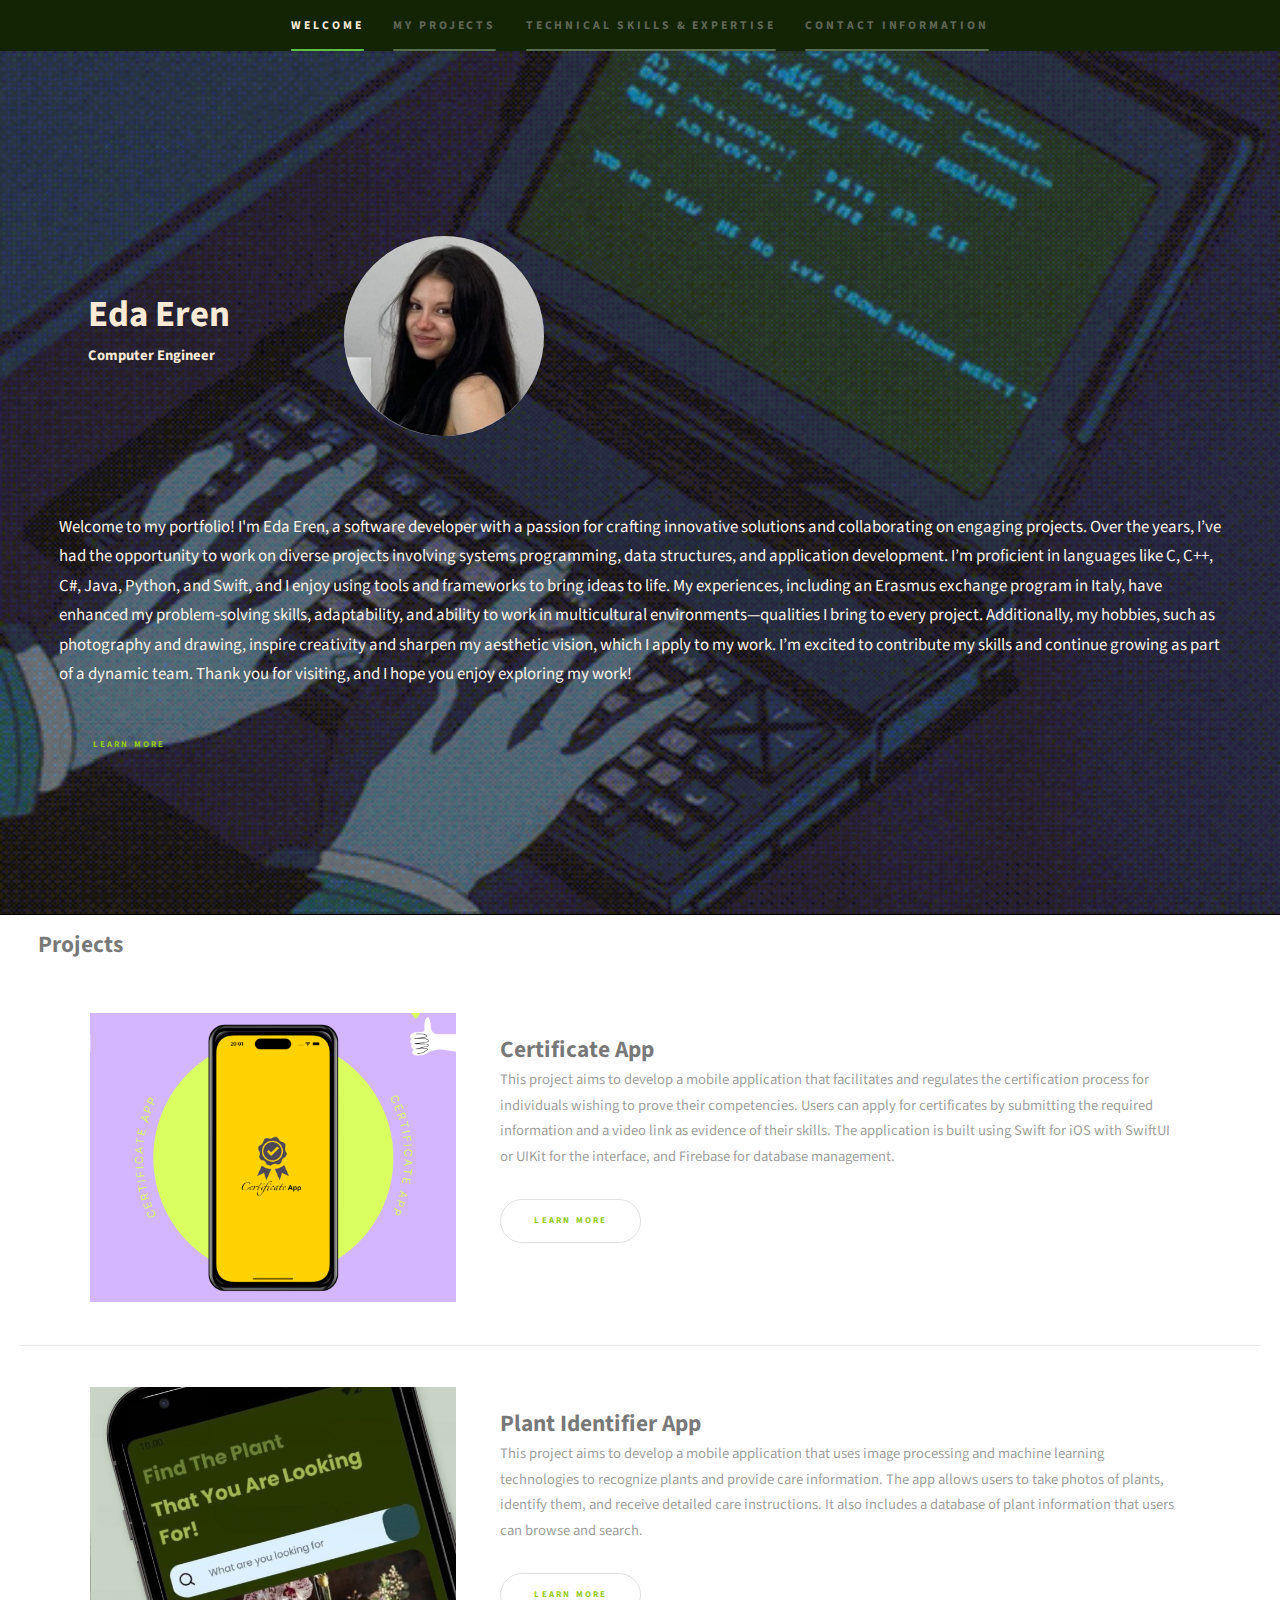
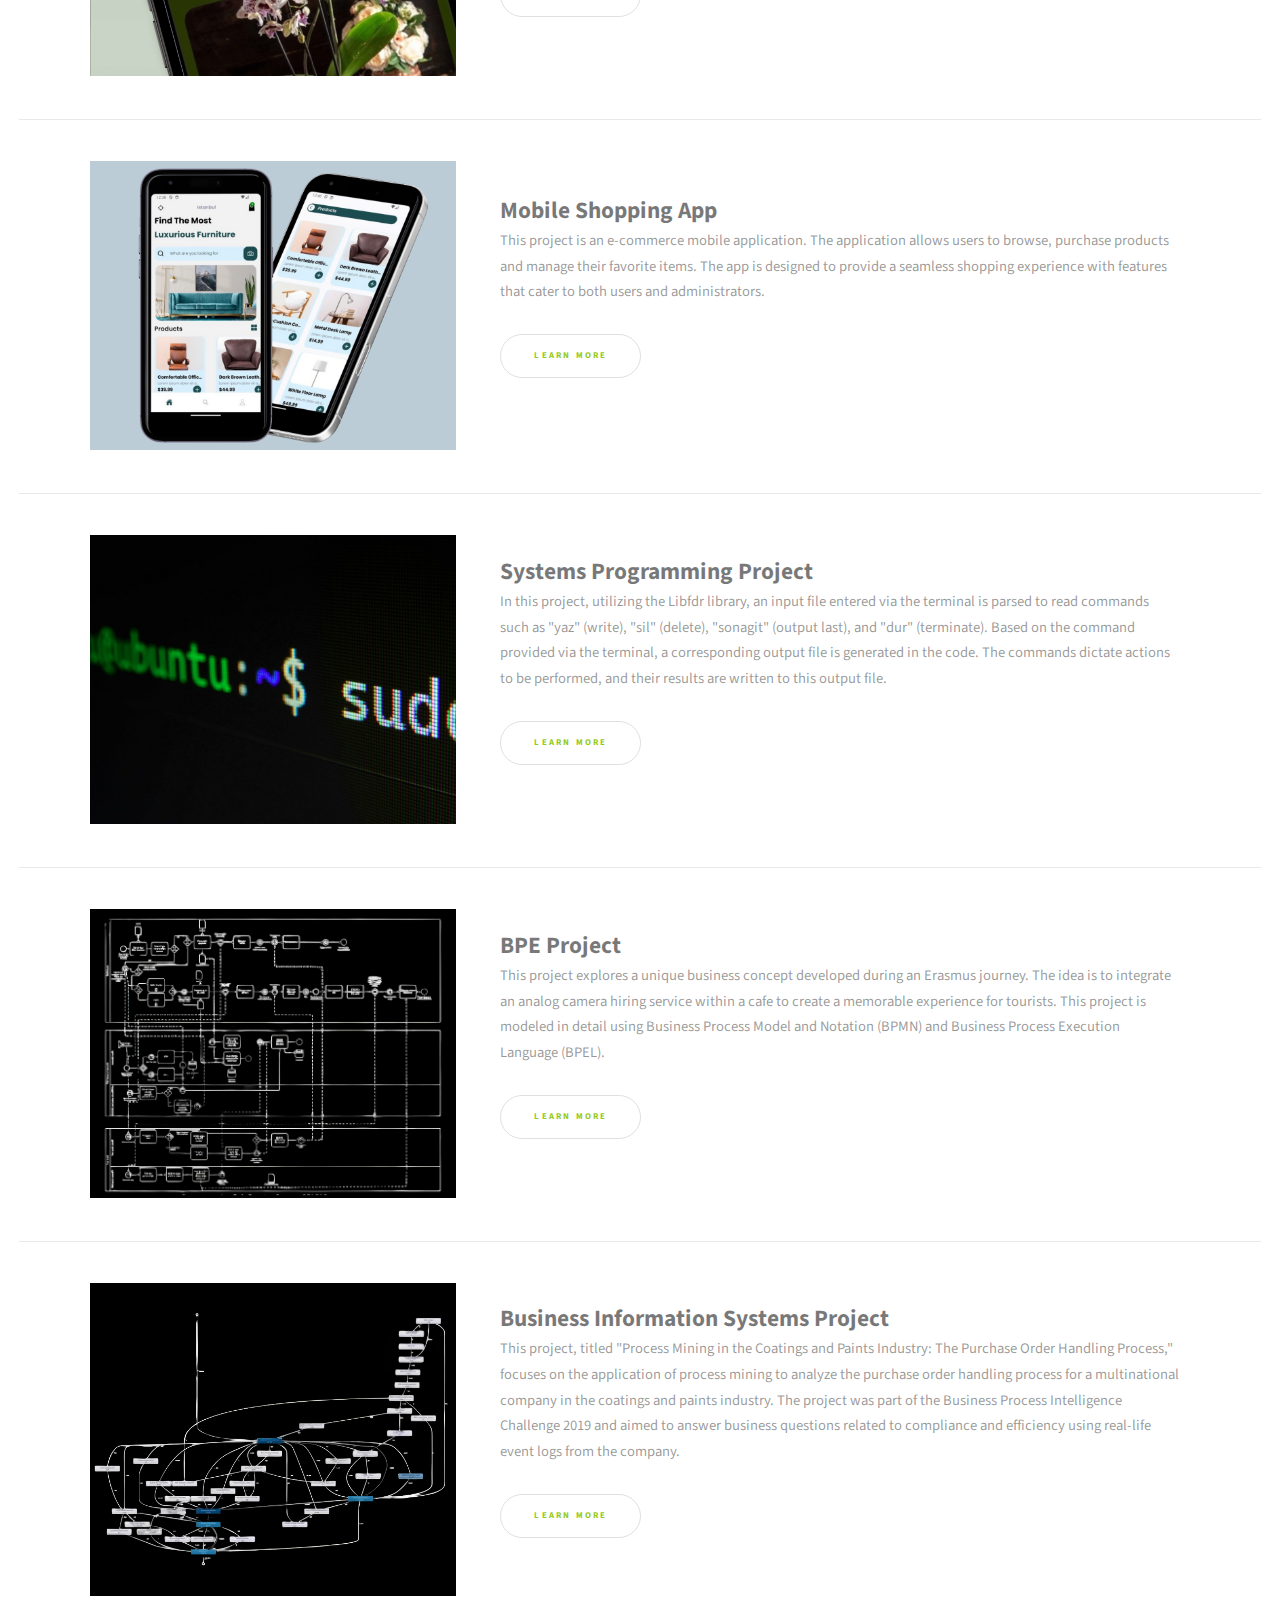
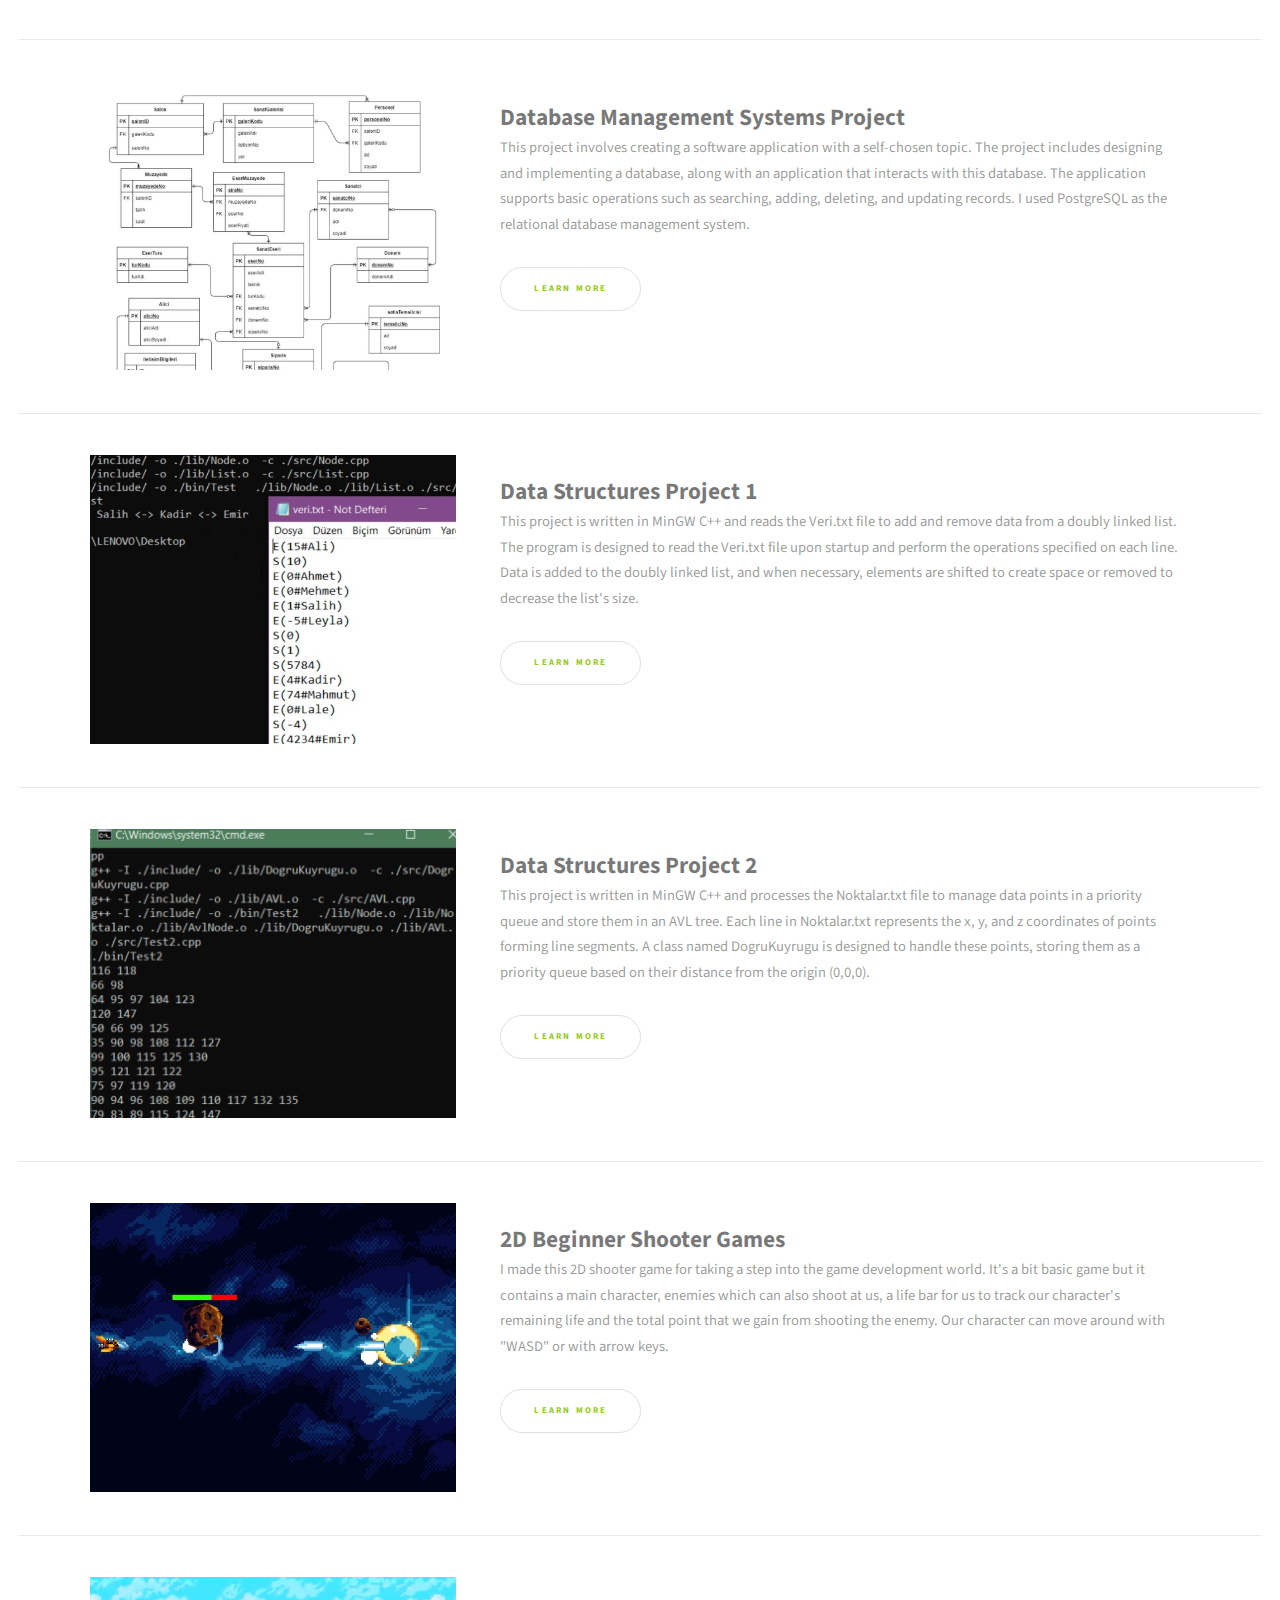
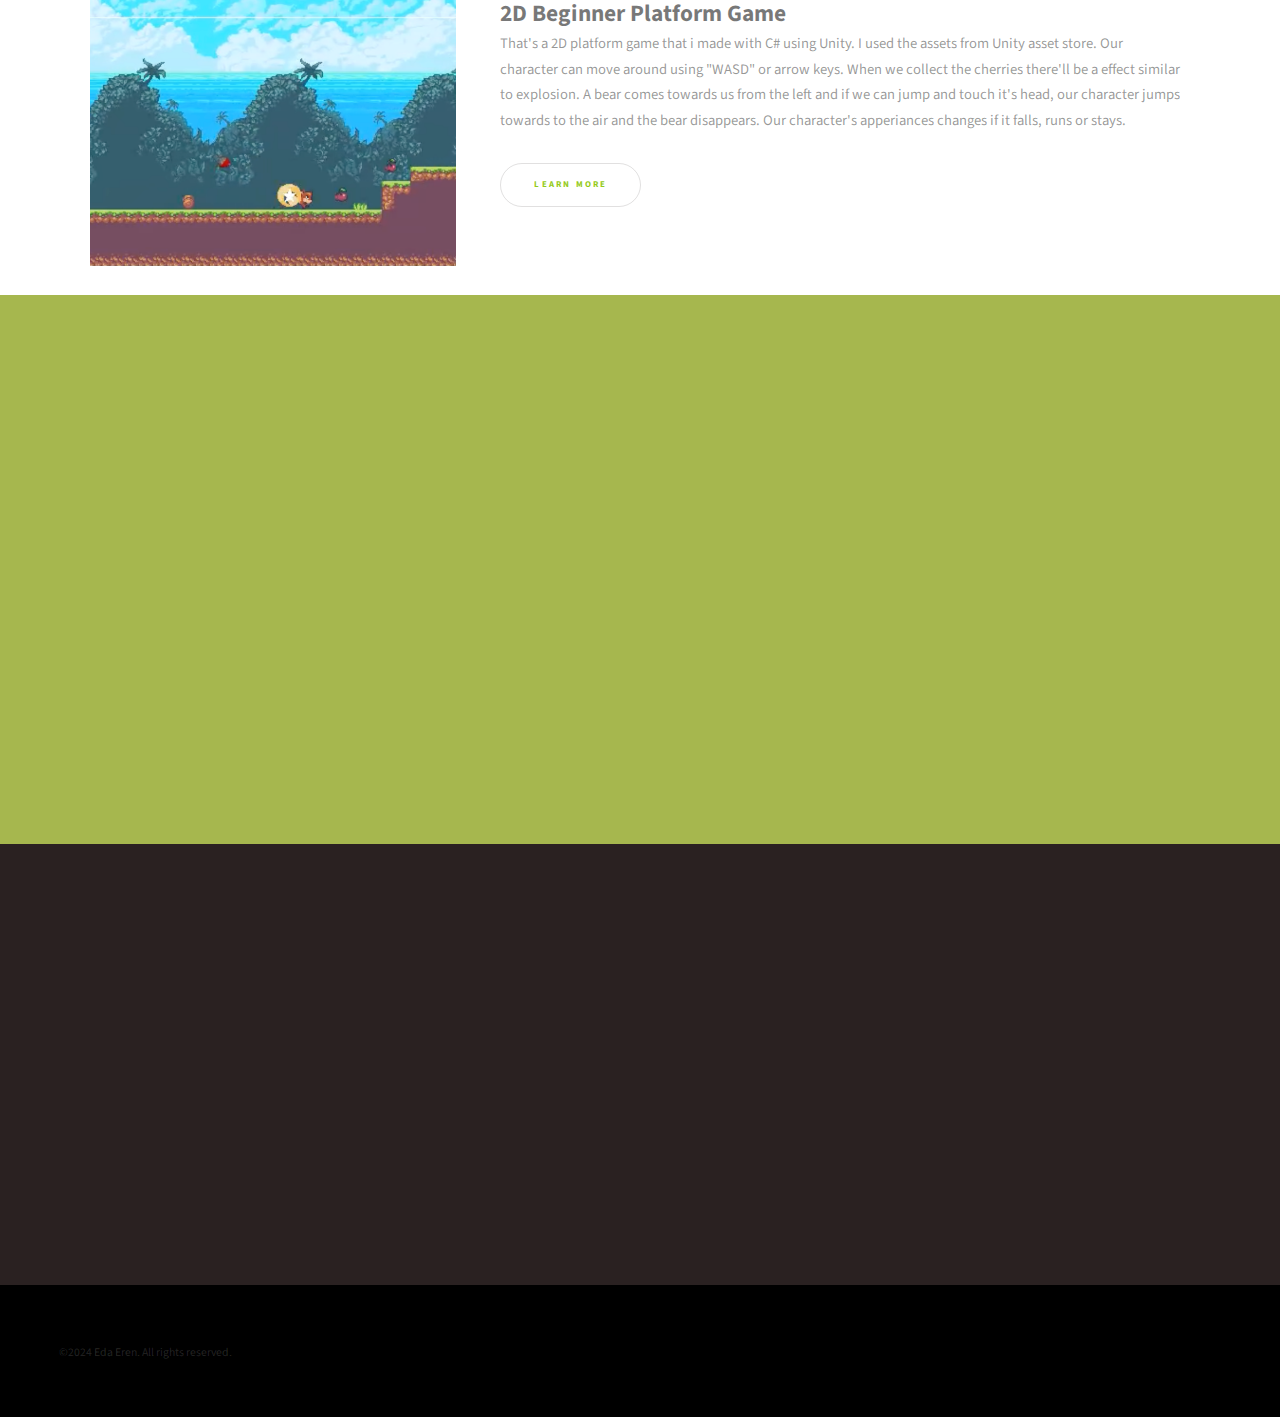
<file: index.html>
<!DOCTYPE HTML>
<!-- EDA EREN | edaerenr@gmail.com-->
<html>
	<head>
		<title>Eda Eren</title>
		<meta charset="utf-8" />
		<meta name="viewport" content="width=device-width, initial-scale=1, user-scalable=no" />
		<link rel="stylesheet" href="assets/css/main.css" />
		<noscript><link rel="stylesheet" href="assets/css/noscript.css" /></noscript>
	
	</head>
	<body class="is-preload">
		
		<!--- Sidebar -->
			<section id="sidebar">
				<div class="inner">
					<nav>
						<ul>
							<li><a href="#intro">Welcome</a></li>
							<li><a href="#one">My Projects</a></li>
							<li><a href="#two">Technical Skills & Expertise</a></li>
							<li><a href="#three">Contact Information</a></li>
						</ul>
					</nav>
				</div>
			</section>
		
		<!-- Wrapper -->
			<div id="wrapper">

				<!-- Intro -->
					<section id="intro" class="wrapper style1 fullscreen fade-up">
						<div class="inner"> <br>
							<h1 class="name-avatar-container">
								<div class="text-container">
									<span class="full-name">Eda Eren</span>
									<span class="subtitle">Computer Engineer</span>
								</div>
								<a href="#" class="image avatar"><img src="images/avatarPic.JPG" alt="Avatar" /></a>
							</h1>
							<br><br><br>
							<p>Welcome to my portfolio! I'm Eda Eren, a software developer with a passion for crafting innovative solutions and collaborating on engaging projects. Over the years, I’ve had the opportunity to work on diverse projects involving systems programming, data structures, and application development. I’m proficient in languages like C, C++, C#, Java, Python, and Swift, and I enjoy using tools and frameworks to bring ideas to life.

							My experiences, including an Erasmus exchange program in Italy, have enhanced my problem-solving skills, adaptability, and ability to work in multicultural environments—qualities I bring to every project. Additionally, my hobbies, such as photography and drawing, inspire creativity and sharpen my aesthetic vision, which I apply to my work. I’m excited to contribute my skills and continue growing as part of a dynamic team.
							
							Thank you for visiting, and I hope you enjoy exploring my work!</p>
							<ul class="actions">
								<li><a href="#one" class="button scrolly">Learn more</a></li>
							</ul>
						</div>
					</section>

					<!--  BASLIK-->
					<section id="one" class="wrapper baslik">
						<div class="project">
							<div class="projectWriting">
								<h2>Projects</h2>
							</div>
						</div>
					</section>
					

				<!-- One -->
					<section id="one" class="wrapper style2 spotlights">
						<section>
							<a href="certificate.html" class="image"><img src="images/certificateApp/1.png" alt="" data-position="55% 55%" /></a>
							<div class="content">
								<div class="inner">
									<h2>Certificate App</h2>
									<p>This project aims to develop a mobile application that facilitates and regulates the certification process for individuals wishing to prove their competencies. Users can apply for certificates by submitting the required information and a video link as evidence of their skills. The application is built using Swift for iOS with SwiftUI or UIKit for the interface, and Firebase for database management.</p>
									<ul class="actions">
										<li><a href="certificate.html" class="button">Learn more</a></li>
									</ul>
								</div>
							</div>
						</section>
						<hr class="solid">
						<section>
							<a href="plant.html" class="image"><img src="images/plantAd/01.JPG" alt="" data-position="center center" /></a>
							<div class="content">
								<div class="inner">
									<h2>Plant Identifier App</h2>
									<p>This project aims to develop a mobile application that uses image processing and machine learning technologies to recognize plants and provide care information. The app allows users to take photos of plants, identify them, and receive detailed care instructions. It also includes a database of plant information that users can browse and search.</p>
									<ul class="actions">
										<li><a href="plant.html" class="button">Learn more</a></li>
									</ul>
								</div>
							</div>
						</section>
						<hr class="solid">
						<section>
							<a href="mobile.html" class="image"><img src="images/shoppingAppAd/7.png" alt="" data-position="center center" /></a>
							<div class="content">
								<div class="inner">
									<h2>Mobile Shopping App</h2>
									<p>This project is an e-commerce mobile application. The application allows users to browse, purchase products and manage their favorite items. The app is designed to provide a seamless shopping experience with features that cater to both users and administrators.</p>
									<ul class="actions">
										<li><a href="mobile.html" class="button">Learn more</a></li>
									</ul>
								</div>
							</div>
						</section>
						<hr class="solid">
						<section>
							<a href="systems.html" class="image"><img src="images/systems/ubuntu.jpeg" alt="" data-position="top center" /></a>
							<div class="content">
								<div class="inner">
									<h2>Systems Programming Project</h2>
									<p>In this project, utilizing the Libfdr library, an input file entered via the terminal is parsed to read commands such as "yaz" (write), "sil" (delete), "sonagit" (output last), and "dur" (terminate). Based on the command provided via the terminal, a corresponding output file is generated in the code. The commands dictate actions to be performed, and their results are written to this output file.</p>
									<ul class="actions">
										<li><a href="systems.html" class="button">Learn more</a></li>
									</ul>
								</div>
							</div>
						</section>
						<hr class="solid">
						<section>
							<a href="bpe.html" class="image"><img src="images/bpe/bpeP.jpeg" alt="" data-position="top center" /></a>
							<div class="content">
								<div class="inner">
									<h2>BPE Project</h2>
									<p>This project explores a unique business concept developed during an Erasmus journey. The idea is to integrate an analog camera hiring service within a cafe to create a memorable experience for tourists. This project is modeled in detail using Business Process Model and Notation (BPMN) and Business Process Execution Language (BPEL).</p>
									<ul class="actions">
										<li><a href="bpe.html" class="button">Learn more</a></li>
									</ul>
								</div>
							</div>
						</section>
						<hr class="solid">
						<section>
							<a href="business.html" class="image"><img src="images/bis/bisP.jpeg" alt="" data-position="top center" /></a>
							<div class="content">
								<div class="inner">
									<h2>Business Information Systems Project</h2>
									<p>This project, titled "Process Mining in the Coatings and Paints Industry: The Purchase Order Handling Process," focuses on the application of process mining to analyze the purchase order handling process for a multinational company in the coatings and paints industry. The project was part of the Business Process Intelligence Challenge 2019 and aimed to answer business questions related to compliance and efficiency using real-life event logs from the company.</p>
									<ul class="actions">
										<li><a href="business.html" class="button">Learn more</a></li>
									</ul>
								</div>
							</div>
						</section>
						<hr class="solid">
						<section>
							<a href="database.html" class="image"><img src="images/vyts.png" alt="" data-position="top center" /></a>
							<div class="content">
								<div class="inner">
									<h2>Database Management Systems Project</h2>
									<p>This project involves creating a software application with a self-chosen topic. The project includes designing and implementing a database, along with an application that interacts with this database. The application supports basic operations such as searching, adding, deleting, and updating records. I used PostgreSQL as the relational database management system.</p>
									<ul class="actions">
										<li><a href="database.html" class="button">Learn more</a></li>
									</ul>
								</div>
							</div>
						</section>
						<hr class="solid">
						<section>
							<a href="dataS1.html" class="image"><img src="images/data1.jpg" alt="" data-position="top center" /></a>
							<div class="content">
								<div class="inner">
									<h2>Data Structures Project 1</h2>
									<p>This project is written in MinGW C++ and reads the Veri.txt file to add and remove data from a doubly linked list. The program is designed to read the Veri.txt file upon startup and perform the operations specified on each line. Data is added to the doubly linked list, and when necessary, elements are shifted to create space or removed to decrease the list's size.</p>
									<ul class="actions">
										<li><a href="dataS1.html" class="button">Learn more</a></li>
									</ul>
								</div>
							</div>
						</section>
						<hr class="solid">
						<section>
							<a href="dataS2.html" class="image"><img src="images/data2.png" alt="" data-position="top center" /></a>
							<div class="content">
								<div class="inner">
									<h2>Data Structures Project 2</h2>
									<p>This project is written in MinGW C++ and processes the Noktalar.txt file to manage data points in a priority queue and store them in an AVL tree. Each line in Noktalar.txt represents the x, y, and z coordinates of points forming line segments. A class named DogruKuyrugu is designed to handle these points, storing them as a priority queue based on their distance from the origin (0,0,0).</p>
									<ul class="actions">
										<li><a href="dataS2.html" class="button">Learn more</a></li>
									</ul>
								</div>
							</div>
						</section>
						<hr class="solid">
						<section>
							<a href="2DShooter.html" class="image"><img src="images/2DShooter/shooter1.jpeg" alt="" data-position="top center" /></a>
							<div class="content">
								<div class="inner">
									<h2>2D Beginner Shooter Games</h2>
									<p>I made this 2D shooter game for taking a step into the game development world. It's a bit basic game but it contains a main character, enemies which can also shoot at us, a life bar for us to track our character's remaining life and the total point that we gain from shooting the enemy. Our character can move around with "WASD" or with arrow keys.</p>
									<ul class="actions">
										<li><a href="2DShooter.html" class="button">Learn more</a></li>
									</ul>
								</div>
							</div>
						</section>
						<hr class="solid">
						<section>
							<a href="2DPlatform.html" class="image"><img src="images/2DPlatform/platform3.png" alt="" data-position="top center" /></a>
							<div class="content">
								<div class="inner">
									<h2>2D Beginner Platform Game</h2>
									<p>That's a 2D platform game that i made with C# using Unity. I used the assets from Unity asset store. Our character can move around using "WASD" or arrow keys. When we collect the cherries there'll be a effect similar to explosion. A bear comes towards us from the left and if we can jump and touch it's head, our character jumps towards to the air and the bear disappears. Our character's apperiances changes if it falls, runs or stays.</p>
									<ul class="actions">
										<li><a href="2DPlatform.html" class="button">Learn more</a></li>
									</ul>
								</div>
							</div>
						</section>
					</section>

				<!-- Two -->
					<section id="two" class="wrapper style3 fade-up">
						<div class="inner">
							<h2>Technical Skills & Expertise</h2>
							<br>
							<div class="features">
								<section>
									<span class="icon solid major fa-terminal"></span>
									<h3>Programming Languages</h3>
									<p>C, C++, C#, Java, Swift, Python, JavaScript, Assembly, PL/I.</p>
								</section>
								<section>
									<span class="icon solid major fa-desktop"></span>
									<h3>Tools and Technologies</h3>
									<p>Firebase, PostgreSQL, AWS, MongoDB, .Net Framework, Node.js, XCode, Android Studio, Expo, Git, Github, Apache Spark, Kafka, Hadoop.</p>
								</section>
								<section>
									<span class="icon solid major fa-language"></span>
									<h3>Languages</h3>
									<p>English(Professional), Turkish(Native), Italian(Elementary), Japanese(Elementary), German(Elementary).</p>
								</section>
								<section>
									<span class="icon solid major fa-id-card"></span>
									<h3>Soft Skills</h3>
									<p>Problem-solving, Suitable for teamwork, Adapting, Ambitious and determined, Fast learning.</p>
								</section>
							</div>
						</div>
					</section>

				<!-- Three -->
					<section id="three" class="wrapper style1 fade-up">
						<div class="inner">
							<h2>Get in touch</h2>
							<p>Reach out to me via mail or Linkedin!</p>
								<section>
									<ul class="contact">
										<li>
											<h3>Address</h3>
											<span>İstanbul,<br />
											Turkey<br />
											</span>
										</li>
										<li>
											<h3>Email</h3>
											<a id="copy-text" style="cursor: pointer;">edaerenr@gmail.com</a>
											<div id="notification">Coppied!</div>
										</li> 
										<li>
											<h3>Social</h3>
											<ul class="icons">
												<li><a href="https://github.com/edaeren" class="icon brands fa-github"><span class="label">GitHub</span></a></li>
												<li><a href="https://www.linkedin.com/in/edaerenn" class="icon brands fa-linkedin-in"><span class="label">LinkedIn</span></a></li>
											</ul>
										</li>
									</ul>
								</section>
							</div>
						</div>
					</section>

			</div>

		<!-- Footer -->
			<footer id="footer" class="wrapper style1-alt">
				<div class="inner">
					<ul class="menu">
						<li>&copy;2024 Eda Eren. All rights reserved.</li><li><a href=""></a></li>
					</ul>
				</div>
			</footer>

		<!-- Scripts -->
			<script src="assets/js/jquery.min.js"></script>
			<script src="assets/js/jquery.scrollex.min.js"></script>
			<script src="assets/js/jquery.scrolly.min.js"></script>
			<script src="assets/js/browser.min.js"></script>
			<script src="assets/js/breakpoints.min.js"></script>
			<script src="assets/js/util.js"></script>
			<script src="assets/js/main.js"></script>
			<script>
				document.getElementById('copy-text').addEventListener('click', function () {
					const text = this.textContent; // Get the text content of the element
					navigator.clipboard.writeText(text) // Copy to clipboard
						.then(() => {
							const notification = document.getElementById('notification');
							notification.textContent = `Copied: "${text}"`;
							notification.style.display = 'block';
							setTimeout(() => {
								notification.style.display = 'none';
							}, 3000); // Hide after 3 seconds
						})
						.catch(err => {
							console.error('Failed to copy text: ', err);
						});
				});
			</script>

	</body>
</html>
</file>
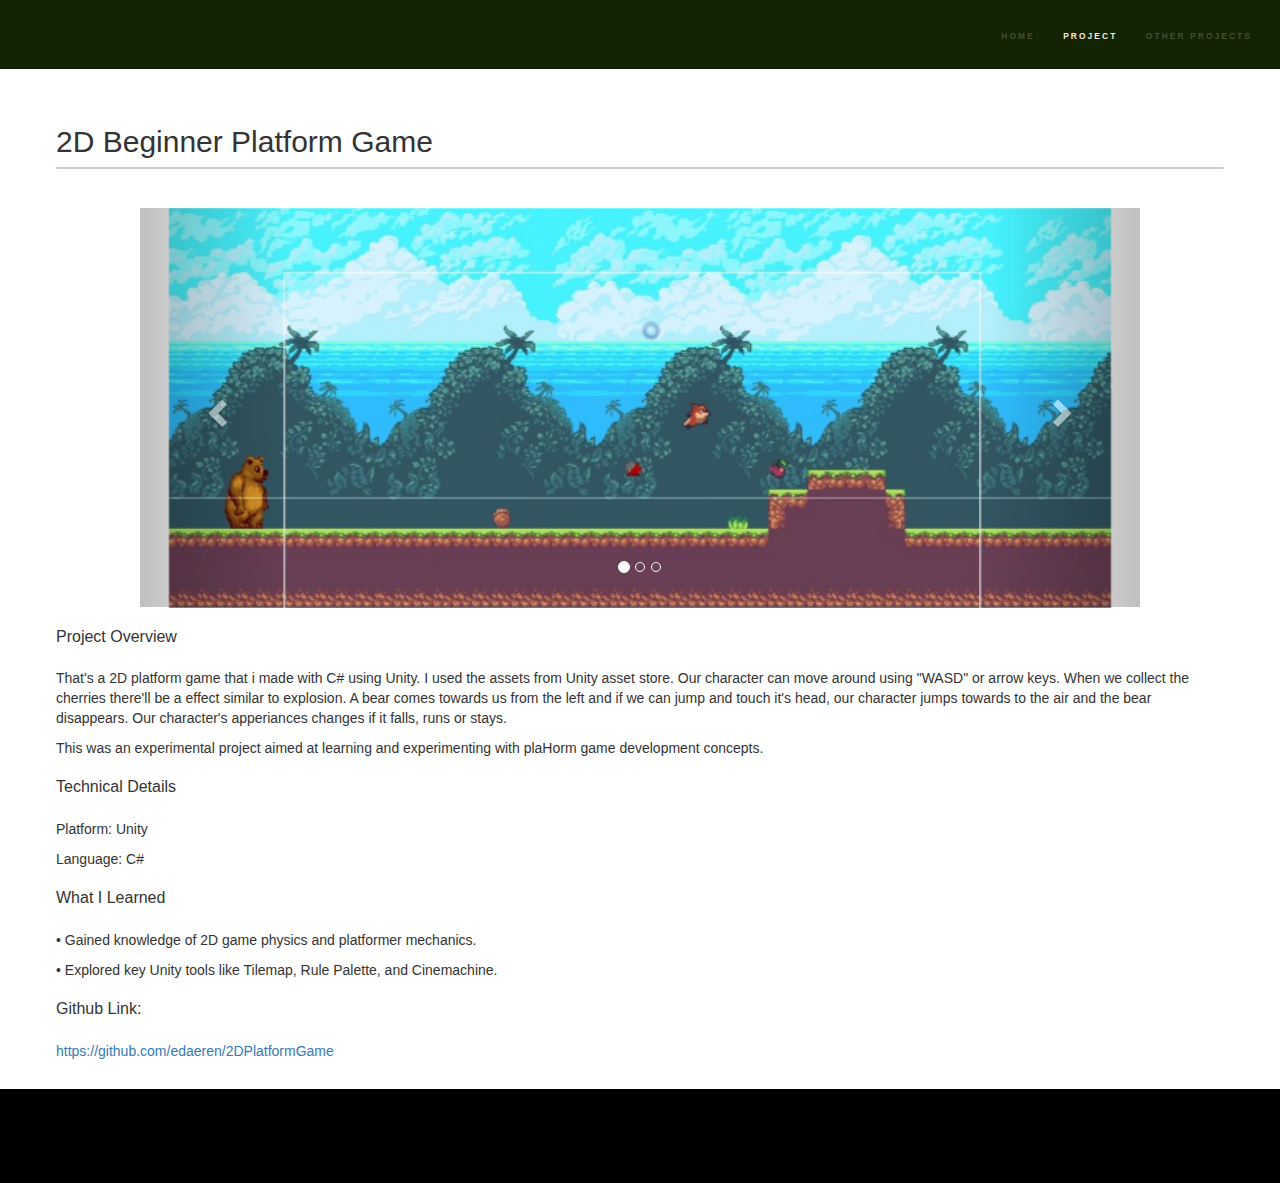
<file: 2DPlatform.html>
<html>
	<head>
		<title>2D Beginner Platform Game</title>
		<meta charset="utf-8" />
		<meta name="viewport" content="width=device-width, initial-scale=1, user-scalable=no" />
		<link rel="stylesheet" href="assets/css/main.css" />
		<link rel="stylesheet" href="https://maxcdn.bootstrapcdn.com/bootstrap/3.4.1/css/bootstrap.min.css">
		<script src="https://ajax.googleapis.com/ajax/libs/jquery/3.7.1/jquery.min.js"></script>
		<script src="https://maxcdn.bootstrapcdn.com/bootstrap/3.4.1/js/bootstrap.min.js"></script>
		<noscript><link rel="stylesheet" href="assets/css/noscript.css" /></noscript>
	</head>
	<body class="is-preload">

		<!-- Header -->
			<header id="header">
				<nav>
					<ul>
						<li><a href="index.html">Home</a></li>
						<li><a href="2DPlatform.html" class="active">Project</a></li>
						<li><a href="index.html#one">Other Projects</a></li>
					</ul>
				</nav>
			</header>

<!-- Wrapper -->
<div id="wrapper">

    <!-- Main -->
    <section id="main" class="wrapper">
        <div class="inner">
            <h2 class="major">2D Beginner Platform Game</h2>
            <div id="myCarousel" class="carousel slide" data-ride="carousel">
                <!-- Indicators -->
                <ol class="carousel-indicators">
                    <li data-target="#myCarousel" data-slide-to="0" class="active"></li>
                    <li data-target="#myCarousel" data-slide-to="1"></li>
                    <li data-target="#myCarousel" data-slide-to="2"></li>
                </ol>

                <!-- Wrapper for slides -->
                <div class="carousel-inner">
                    <div class="item active">
                        <img src="images/2DPlatform/platform1.jpeg" alt="" style="height:400px; width: 1000px;" onclick="showPopup('images/2DPlatform/platform1.jpeg')">
                    </div>
                    <div class="item">
                        <img src="images/2DPlatform/platform2.png" alt="" style="height:400px; width:1000px;" onclick="showPopup('images/2DPlatform/platform2.png')">
                    </div>
                    <div class="item">
                        <img src="images/2DPlatform/platform3.png" alt="" style="height:400px; width:1000px;" onclick="showPopup('images/2DPlatform/platform3.png')">
                    </div>
                </div>

                <!-- Left and right controls -->
                <a class="left carousel-control" href="#myCarousel" data-slide="prev">
                    <span class="glyphicon glyphicon-chevron-left"></span>
                    <span class="sr-only">Previous</span>
                </a>
                <a class="right carousel-control" href="#myCarousel" data-slide="next">
                    <span class="glyphicon glyphicon-chevron-right"></span>
                    <span class="sr-only">Next</span>
                </a>
            </div>

            <h1>Project Overview</h1>
            <p>That's a 2D platform game that i made with C# using Unity. I used the assets from Unity asset store. Our character can move around using "WASD" or arrow keys. When we collect the cherries there'll be a effect similar to explosion. A bear comes towards us from the left and if we can jump and touch it's head, our character jumps towards to the air and the bear disappears. Our character's apperiances changes if it falls, runs or stays.</p>
            <p>This was an experimental project aimed at learning and experimenting with plaHorm game development concepts.</p>
            <h1>Technical Details</h1>
            <p>Platform: Unity </p>
            <p>Language: C#</p> 
            <h1>What I Learned</h1>
            <p>•	Gained knowledge of 2D game physics and platformer mechanics.</p>
            <p>•	Explored key Unity tools like Tilemap, Rule Palette, and Cinemachine.</p>
            <h1>Github Link:</h1><a href="https://github.com/edaeren/2DPlatformGame">https://github.com/edaeren/2DPlatformGame</a> 
        </div>
    </section>
</div>
		<!-- Footer -->
			<footer id="footer" class="wrapper alt">
				<div class="inner">
					<ul class="menu">
						<!--<li>&copy; Untitled. All rights reserved.</li><li>Design: <a href="http://html5up.net">HTML5 UP</a></li>-->
					</ul>
				</div>
			</footer>

		<!-- Scripts -->
		<script src="assets/js/jquery.min.js"></script>
		<script src="assets/js/jquery.scrollex.min.js"></script>
		<script src="assets/js/jquery.scrolly.min.js"></script>
		<script src="assets/js/browser.min.js"></script>
		<script src="assets/js/breakpoints.min.js"></script>
		<script src="assets/js/util.js"></script> 
		<script src="assets/js/main.js"></script>   <!-- Other JS functionality -->

	</body>
</html>
</file>
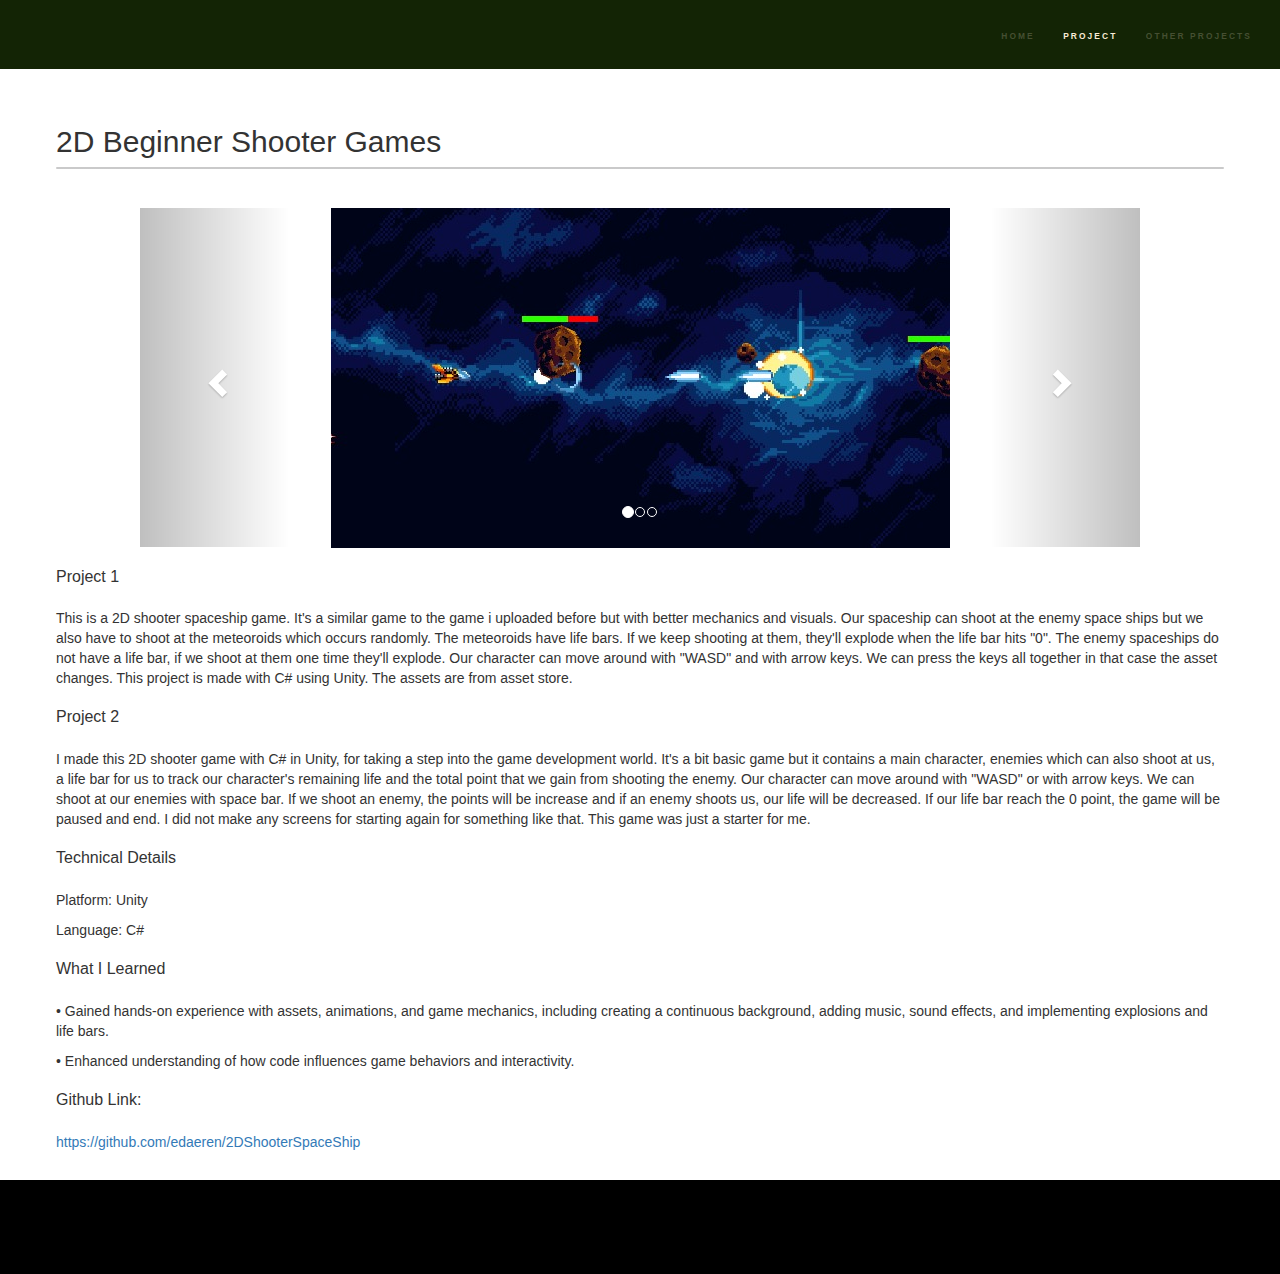
<file: 2DShooter.html>
<html>
	<head>
		<title>2D Beginner Shooter Games</title>
		<meta charset="utf-8" />
		<meta name="viewport" content="width=device-width, initial-scale=1, user-scalable=no" />
		<link rel="stylesheet" href="assets/css/main.css" />
		<link rel="stylesheet" href="https://maxcdn.bootstrapcdn.com/bootstrap/3.4.1/css/bootstrap.min.css">
		<script src="https://ajax.googleapis.com/ajax/libs/jquery/3.7.1/jquery.min.js"></script>
		<script src="https://maxcdn.bootstrapcdn.com/bootstrap/3.4.1/js/bootstrap.min.js"></script>
		<noscript><link rel="stylesheet" href="assets/css/noscript.css" /></noscript>
	</head>
	<body class="is-preload">

		<!-- Header -->
			<header id="header">
				<nav>
					<ul>
						<li><a href="index.html">Home</a></li>
						<li><a href="2DShooter.html" class="active">Project</a></li>
						<li><a href="index.html#one">Other Projects</a></li>
					</ul>
				</nav>
			</header>

		
<!-- Wrapper -->
<div id="wrapper">

    <!-- Main -->
    <section id="main" class="wrapper">
        <div class="inner">
            <h2 class="major">2D Beginner Shooter Games</h2>
            <div id="myCarousel" class="carousel slide" data-ride="carousel">
               <!-- Indicators -->
								 <ol class="carousel-indicators"></ol>

              <!-- Wrapper for slides -->
								<div class="carousel-inner">
									<div class="item active">
									  <img src="images/2DShooter/shooter1.jpeg" alt="">
									</div>
									<div class="item">
										<img src="images/2DShooter/shooter2.jpeg" alt="">
									</div>
									<div class="item">
										<img src="images/2DShooter/shooter3.jpeg" alt="">
									</div>
								</div>

                <!-- Controls -->
									<a class="left carousel-control" href="#myCarousel" data-slide="prev">
										<span class="glyphicon glyphicon-chevron-left"></span>
									</a>
									<a class="right carousel-control" href="#myCarousel" data-slide="next">
										<span class="glyphicon glyphicon-chevron-right"></span>
									</a>
            </div>

            <h1>Project 1</h1>
			<p>This is a 2D shooter spaceship game. It's a similar game to the game i uploaded before but with better mechanics and visuals. Our spaceship can shoot at the enemy space ships but we also have to shoot at the meteoroids which occurs randomly. The meteoroids have life bars. If we keep shooting at them, they'll explode when the life bar hits "0". The enemy spaceships do not have a life bar, if we shoot at them one time they'll explode. Our character can move around with "WASD" and with arrow keys. We can press the keys all together in that case the asset changes. This project is made with C# using Unity. The assets are from asset store.</p>
			<h1>Project 2</h1>
            <p>I made this 2D shooter game with C# in Unity, for taking a step into the game development world. It's a bit basic game but it contains a main character, enemies which can also shoot at us, a life bar for us to track our character's remaining life and the total point that we gain from shooting the enemy. Our character can move around with "WASD" or with arrow keys. We can shoot at our enemies with space bar. If we shoot an enemy, the points will be increase and if an enemy shoots us, our life will be decreased. If our life bar reach the 0 point, the game will be paused and end. I did not make any screens for starting again for something like that. This game was just a starter for me.</p>
            
            <h1>Technical Details</h1>
            <p>Platform: Unity </p>
            <p>Language: C#</p> 
            <h1>What I Learned</h1>
            <p>•	Gained hands-on experience with assets, animations, and game mechanics, including creating a continuous background, adding music, sound effects, and implementing explosions and life bars.</p>
            <p>•	Enhanced understanding of how code influences game behaviors and interactivity.</p>
			<h1>Github Link:</h1><a href="https://github.com/edaeren/2DShooterSpaceShip">https://github.com/edaeren/2DShooterSpaceShip</a> 
        </div>
    </section>
</div>


		<!-- Footer -->
			<footer id="footer" class="wrapper alt">
				<div class="inner">
					<ul class="menu">
						<!--<li>&copy; Untitled. All rights reserved.</li><li>Design: <a href="http://html5up.net">HTML5 UP</a></li>-->
					</ul>
				</div>
			</footer>

		<!-- Scripts -->
			<script src="assets/js/jquery.min.js"></script>
			<script src="assets/js/jquery.scrollex.min.js"></script>
			<script src="assets/js/jquery.scrolly.min.js"></script>
			<script src="assets/js/browser.min.js"></script>
			<script src="assets/js/breakpoints.min.js"></script>
			<script src="assets/js/util.js"></script>
			<script src="assets/js/main.js"></script>
			<script>
				document.addEventListener("DOMContentLoaded", function () {
				  const carouselInner = document.querySelector(".carousel-inner");
				  const indicatorsContainer = document.querySelector(".carousel-indicators");
			  
				  if (carouselInner && indicatorsContainer) {
					const items = carouselInner.querySelectorAll(".item");
			  
					items.forEach((item, index) => {
					  const li = document.createElement("li");
					  li.setAttribute("data-target", "#myCarousel");
					  li.setAttribute("data-slide-to", index);
			  
					  // Set the first indicator as active
					  if (index === 0) {
						li.classList.add("active");
					  }
			  
					  indicatorsContainer.appendChild(li);
					});
				  }
				});
			  </script>

	</body>
</html>
</file>
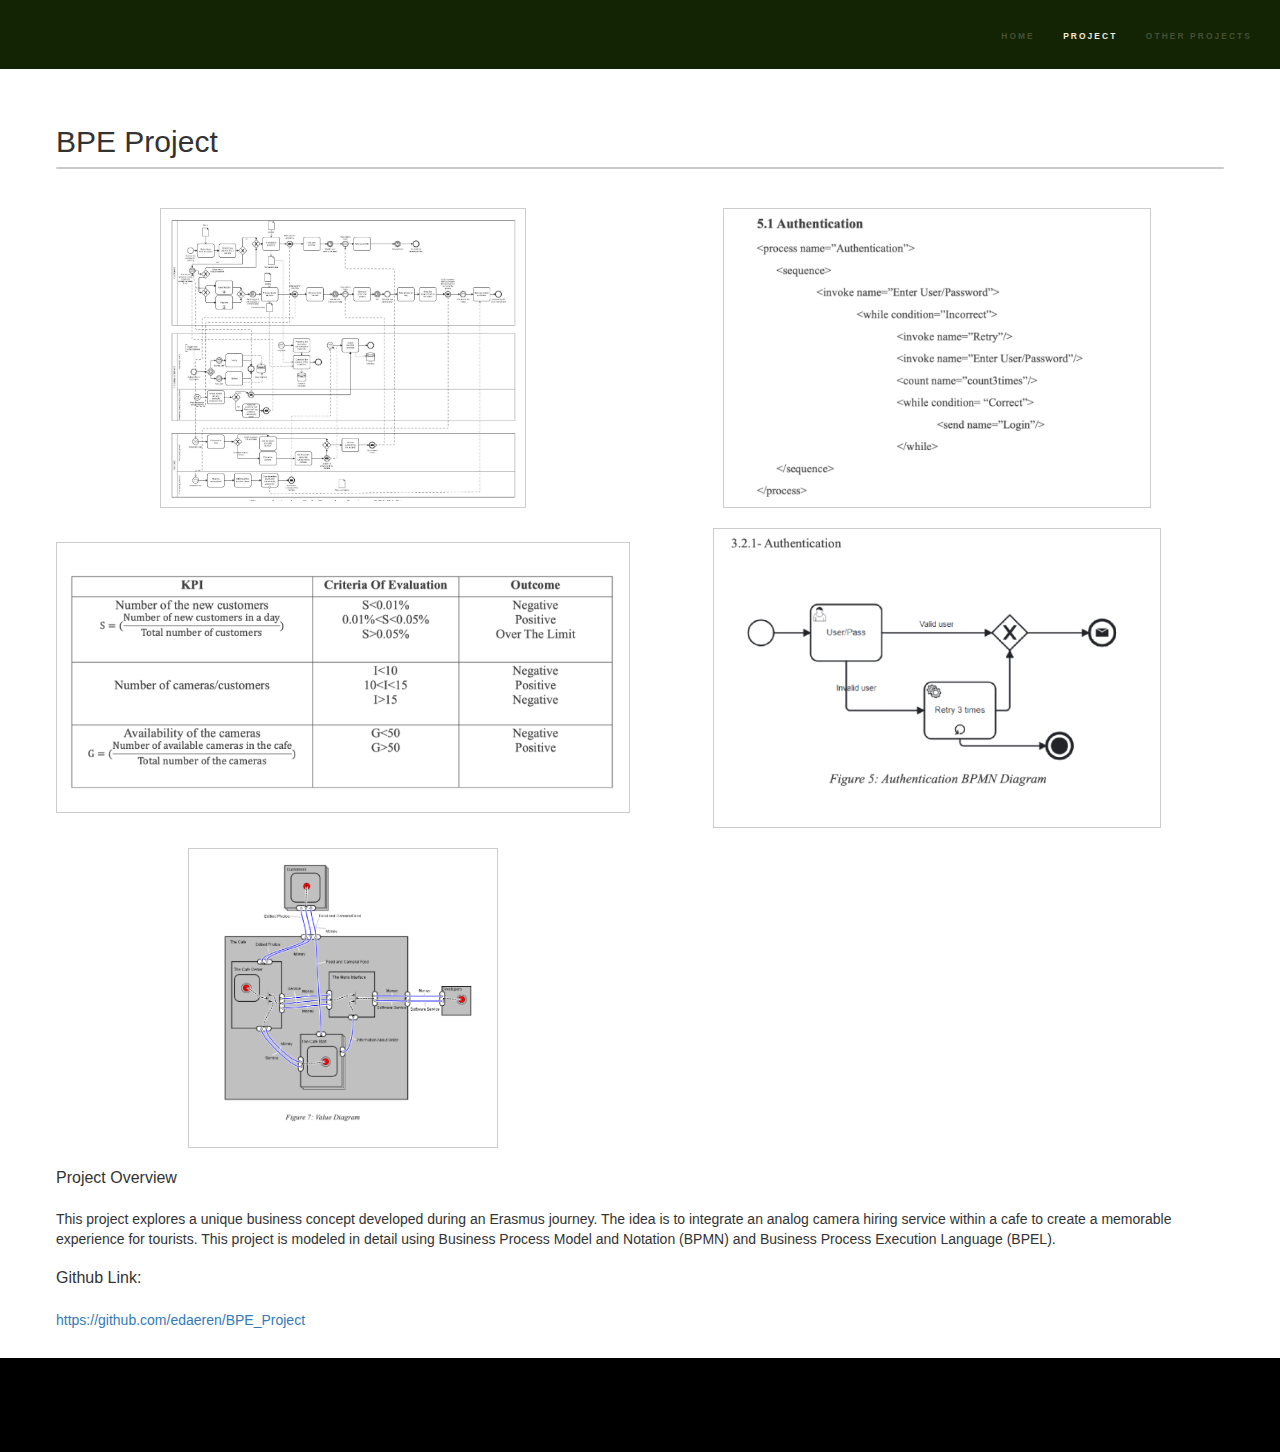
<file: bpe.html>
<html>
	<head>
		<title>BPE Project</title>
		<meta charset="utf-8" />
		<meta name="viewport" content="width=device-width, initial-scale=1, user-scalable=no" />
		<link rel="stylesheet" href="assets/css/main.css" />
		<link rel="stylesheet" href="https://maxcdn.bootstrapcdn.com/bootstrap/3.4.1/css/bootstrap.min.css">
		<script src="https://ajax.googleapis.com/ajax/libs/jquery/3.7.1/jquery.min.js"></script>
		<script src="https://maxcdn.bootstrapcdn.com/bootstrap/3.4.1/js/bootstrap.min.js"></script>
		<noscript><link rel="stylesheet" href="assets/css/noscript.css" /></noscript>
	</head>
	<body class="is-preload">

		<!-- Header -->
			<header id="header">
				<nav>
					<ul>
						<li><a href="index.html">Home</a></li>
						<li><a href="bpe.html" class="active">Project</a></li>
						<li><a href="index.html#one">Other Projects</a></li>
					</ul>
				</nav>
			</header>

		<!-- Wrapper -->
			<div id="wrapper">

				<!-- Main -->
					<section id="main" class="wrapper">
						<div class="inner">
							<h2 class="major">BPE Project</h2>
							<a class="grid-images">
								<img src="images/bpe/bpe.png" alt="bpe" class="popup-image"/>
								<img src="images/bpe/bpel.png" alt="bpel" class="popup-image"/>
								<img src="images/bpe/kpi.png" alt="kpi" class="popup-image"/>
								<img src="images/bpe/subProcess.png" alt="subProcess" class="popup-image"/>
								<img src="images/bpe/valuediagram.png" alt="valueDiagram" class="popup-image"/>
							</a>
							<h1>Project Overview</h1>
							<p>This project explores a unique business concept developed during an Erasmus journey. The idea is to integrate an analog camera hiring service within a cafe to create a memorable experience for tourists. This project is modeled in detail using Business Process Model and Notation (BPMN) and Business Process Execution Language (BPEL).</p>
							<h1>Github Link:</h1><a href="https://github.com/edaeren/BPE_Project">https://github.com/edaeren/BPE_Project</a> 
						</div>
					</section>

			</div>
			<!-- Popup container (hidden by default) -->
			<div id="imagePopup" style="display:none;">
				<span onclick="myApp.closePopup()" style="cursor:pointer;">&times;</span>
				<img id="popupImage" alt="Popup Image" />
			</div>
		<!-- Footer -->
			<footer id="footer" class="wrapper alt">
				<div class="inner">
					<ul class="menu">
						<!--<li>&copy; Untitled. All rights reserved.</li><li>Design: <a href="http://html5up.net">HTML5 UP</a></li>-->
					</ul>
				</div>
			</footer>

		<!-- Scripts -->
			<script src="assets/js/jquery.min.js"></script>
			<script src="assets/js/jquery.scrollex.min.js"></script>
			<script src="assets/js/jquery.scrolly.min.js"></script>
			<script src="assets/js/browser.min.js"></script>
			<script src="assets/js/breakpoints.min.js"></script>
			<script src="assets/js/deneme.js"></script>
			<script src="assets/js/main.js"></script>

	</body>
</html>
</file>
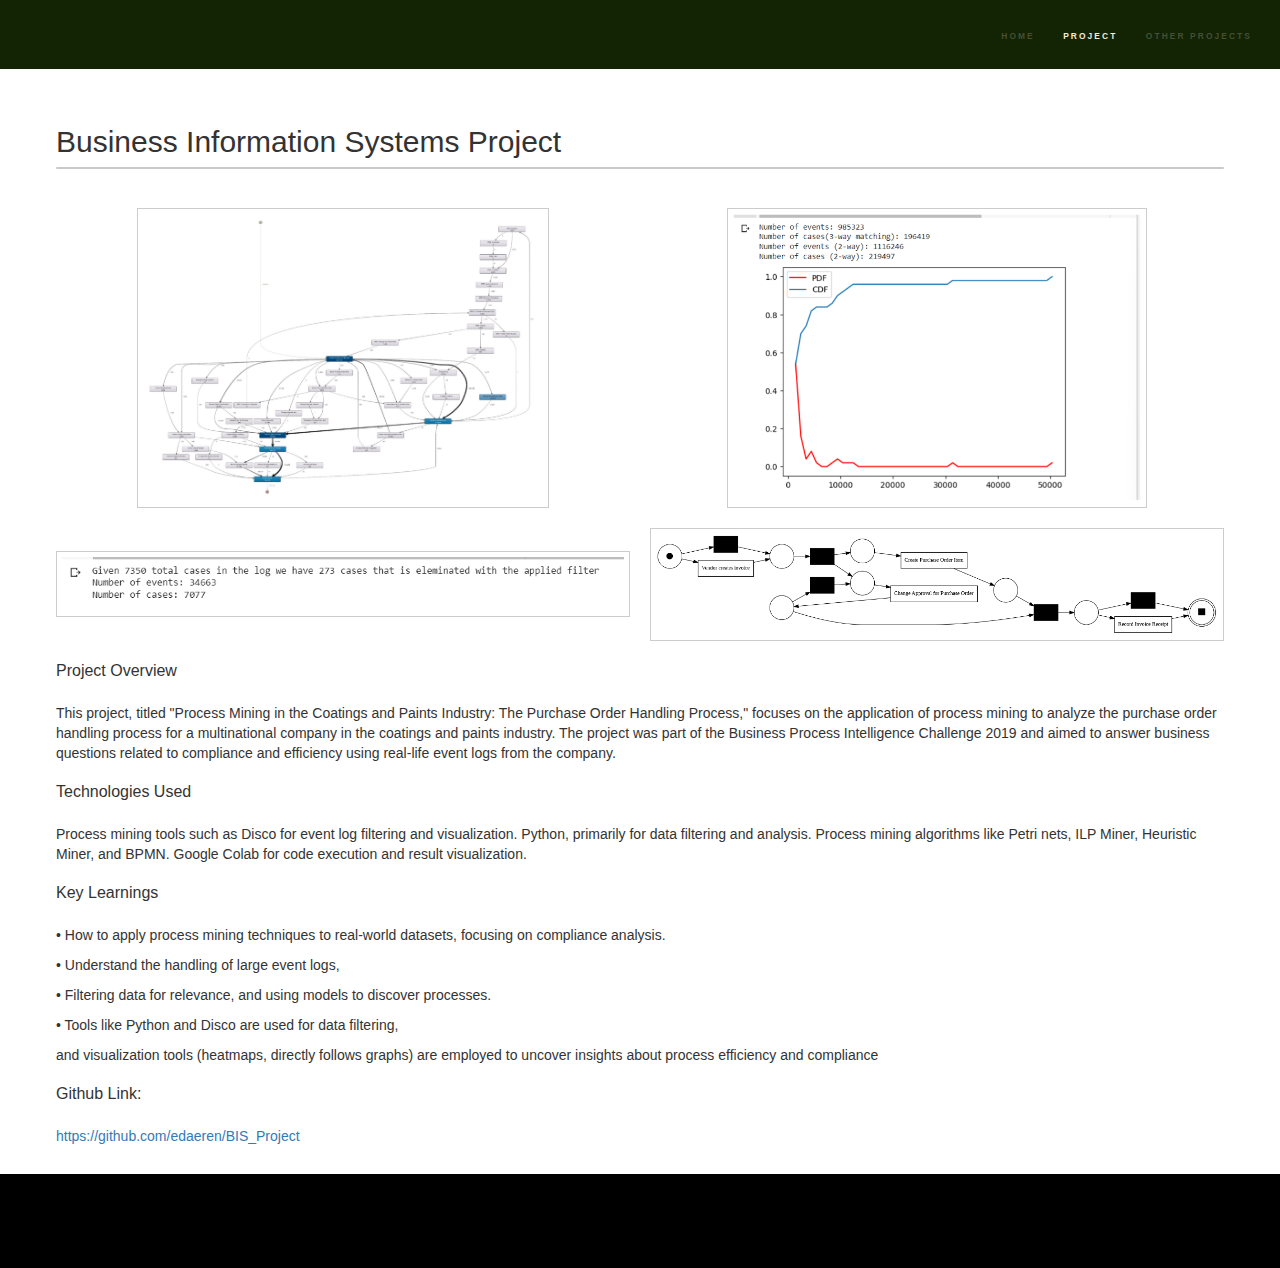
<file: business.html>
<html>
	<head>
		<title>Business Information Systems Project</title>
		<meta charset="utf-8" />
		<meta name="viewport" content="width=device-width, initial-scale=1, user-scalable=no" />
		<link rel="stylesheet" href="assets/css/main.css" />
		<link rel="stylesheet" href="https://maxcdn.bootstrapcdn.com/bootstrap/3.4.1/css/bootstrap.min.css">
		<script src="https://ajax.googleapis.com/ajax/libs/jquery/3.7.1/jquery.min.js"></script>
		<script src="https://maxcdn.bootstrapcdn.com/bootstrap/3.4.1/js/bootstrap.min.js"></script>
		<noscript><link rel="stylesheet" href="assets/css/noscript.css" /></noscript>
	</head>
	<body class="is-preload">

		<!-- Header -->
			<header id="header">
				<nav>
					<ul>
						<li><a href="index.html">Home</a></li>
						<li><a href="business.html" class="active">Project</a></li>
						<li><a href="index.html#one">Other Projects</a></li>
					</ul>
				</nav>
			</header>

		<!-- Wrapper -->
			<div id="wrapper">

				<!-- Main -->
					<section id="main" class="wrapper">
						<div class="inner">
							<h2 class="major">Business Information Systems Project</h2>
							<a class="grid-images">
								<img src="images/bis/bis.jpg" alt="Image 1" class="popup-image"/>
								<img src="images/bis/bis2.png" alt="Image 2" class="popup-image"/>
								<img src="images/bis/bis3.png" alt="Image 3" class="popup-image"/>
								<img src="images/bis/bis4.png" alt="Image 4" class="popup-image"/>
							</a>
							
							<h1>Project Overview</h1>
							<p>This project, titled "Process Mining in the Coatings and Paints Industry: The Purchase Order Handling Process," focuses on the application of process mining to analyze the purchase order handling process for a multinational company in the coatings and paints industry. The project was part of the Business Process Intelligence Challenge 2019 and aimed to answer business questions related to compliance and efficiency using real-life event logs from the company.</p>
							<h1>Technologies Used</h1>
							<p>Process mining tools such as Disco for event log filtering and visualization. Python, primarily for data filtering and analysis. Process mining algorithms like Petri nets, ILP Miner, Heuristic Miner, and BPMN. Google Colab for code execution and result visualization.</p>
							<h1>Key Learnings</h1>
							<p>•	How to apply process mining techniques to real-world datasets, focusing on compliance analysis.</p>
							<p>•	Understand the handling of large event logs, </p>
							<p>•	Filtering data for relevance, and using models to discover processes. </p>	
							<p>•	Tools like Python and Disco are used for data filtering, </p>
							<p>and visualization tools (heatmaps, directly follows graphs) are employed to uncover insights about process efficiency and compliance​</p>
							<h1>Github Link:</h1><a href="https://github.com/edaeren/BIS_Project">https://github.com/edaeren/BIS_Project</a> 
						</div>
					</section>

			</div>

			<!-- Popup container (hidden by default) -->
			<div id="imagePopup" style="display:none;">
				<span onclick="myApp.closePopup()" style="cursor:pointer;">&times;</span>
				<img id="popupImage" alt="Popup Image" />
			</div>
		
		<!-- Footer -->
			<footer id="footer" class="wrapper alt">
				<div class="inner">
					<ul class="menu">
						<!--<li>&copy; Untitled. All rights reserved.</li><li>Design: <a href="http://html5up.net">HTML5 UP</a></li>-->
					</ul>
				</div>
			</footer>

		<!-- Scripts -->
			<script src="assets/js/jquery.min.js"></script>
			<script src="assets/js/jquery.scrollex.min.js"></script>
			<script src="assets/js/jquery.scrolly.min.js"></script>
			<script src="assets/js/browser.min.js"></script>
			<script src="assets/js/breakpoints.min.js"></script>
			<script src="assets/js/deneme.js"></script>
			<script src="assets/js/main.js"></script>

	</body>
</html>
</file>
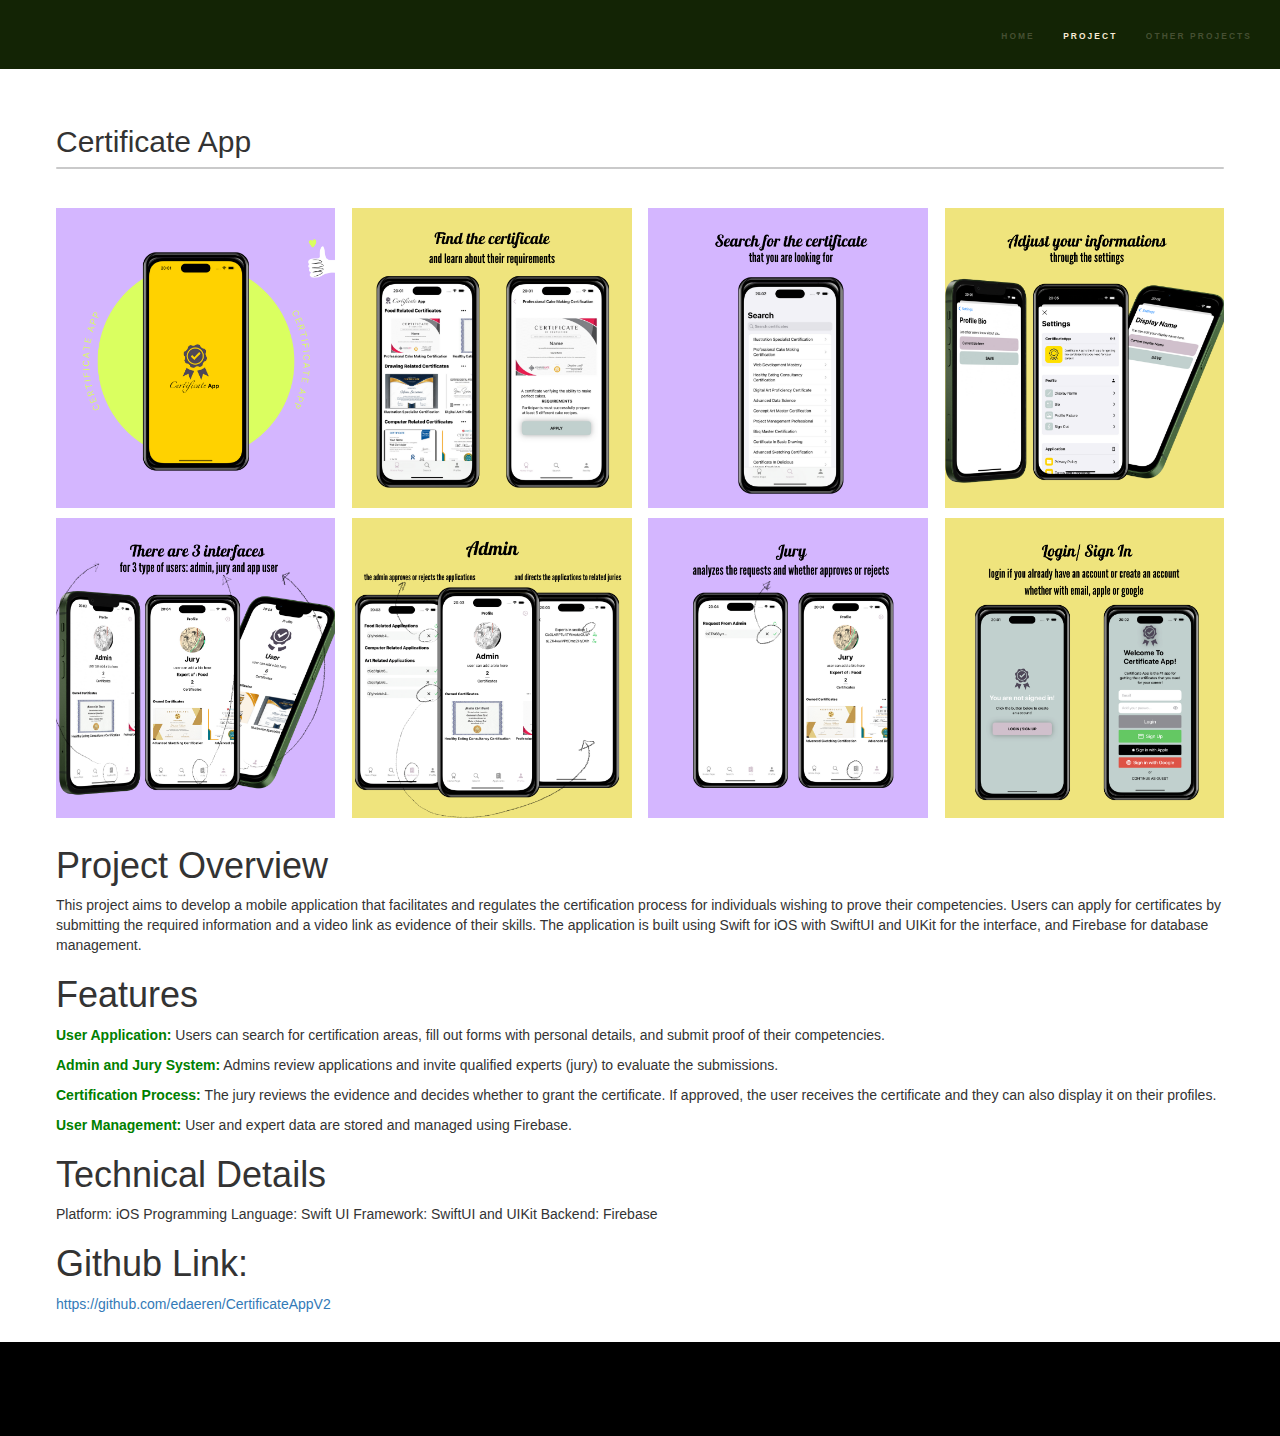
<file: certificate.html>
<html>
	<head>
		<title>Certificate App</title>
		<meta charset="utf-8" />
		<meta name="viewport" content="width=device-width, initial-scale=1, user-scalable=no" />
		<link rel="stylesheet" href="assets/css/main.css" />
		<link rel="stylesheet" href="https://maxcdn.bootstrapcdn.com/bootstrap/3.4.1/css/bootstrap.min.css">
		<script src="https://ajax.googleapis.com/ajax/libs/jquery/3.7.1/jquery.min.js"></script>
		<script src="https://maxcdn.bootstrapcdn.com/bootstrap/3.4.1/js/bootstrap.min.js"></script>
		<noscript><link rel="stylesheet" href="assets/css/noscript.css" /></noscript>
	</head>
	<body class="is-preload">

		<!-- Header -->
			<header id="header">
				<nav>
					<ul>
						<li><a href="index.html">Home</a></li>
						<li><a href="certificate.html" class="active">Project</a></li>
						<li><a href="index.html#one">Other Projects</a></li>
					</ul>
				</nav>
			</header>

		<!-- Wrapper -->
			<div id="wrapper">

				<!-- Main -->
					<section id="main" class="wrapper">
						<div class="inner">
							<h2 class="major">Certificate App</h2>

							<div class="inner">
								<article class="col-6 col-12-xsmall work-item">
									<div class="image-container4">
										<img src="images/certificateApp/1.png" alt="" class="popup-image" />
										<img src="images/certificateApp/2.png" alt="" class="popup-image" />
										<img src="images/certificateApp/3.png" alt="" class="popup-image" />
										<img src="images/certificateApp/4.png" alt="" class="popup-image" />
										<img src="images/certificateApp/5.png" alt="" class="popup-image" />
										<img src="images/certificateApp/6.png" alt="" class="popup-image" />
										<img src="images/certificateApp/7.png" alt="" class="popup-image" />
										<img src="images/certificateApp/8.png" alt="" class="popup-image" />
									</div>
								</article>
								<!-- Popup container (hidden by default) -->
								<div id="imagePopup" style="display:none;">
									<span onclick="myApp.closePopup()" style="cursor:pointer;">&times;</span>
									<img id="popupImage" alt="Popup Image" />
								</div>
							<h1>Project Overview</h1>
							<p>This project aims to develop a mobile application that facilitates and regulates the certification process for individuals wishing to prove their competencies. Users can apply for certificates by submitting the required information and a video link as evidence of their skills. The application is built using Swift for iOS with SwiftUI and UIKit for the interface, and Firebase for database management.</p>
							<h1>Features</h1>
							<p><b style="color: green;">User Application: </b>Users can search for certification areas, fill out forms with personal details, and submit proof of their competencies.  </p>
							<p><b style="color: green;">Admin and Jury System:</b> Admins review applications and invite qualified experts (jury) to evaluate the submissions. </p>
							<p><b style="color: green;">Certification Process: </b> The jury reviews the evidence and decides whether to grant the certificate. If approved, the user receives the certificate and they can also display it on their profiles. </p>
							<p><b style="color: green;">User Management:</b> User and expert data are stored and managed using Firebase.</p>
							<h1>Technical Details</h1>
							<p>Platform: iOS Programming Language: Swift UI Framework: SwiftUI and UIKit Backend: Firebase</p>
							<h1>Github Link:</h1><a href="https://github.com/edaeren/CertificateAppV2">https://github.com/edaeren/CertificateAppV2</a>
						</div>
					</section>

			</div>

		<!-- Footer -->
			<footer id="footer" class="wrapper alt">
				<div class="inner">
					<ul class="menu">
						<!--<li>&copy; Untitled. All rights reserved.</li><li>Design: <a href="http://html5up.net">HTML5 UP</a></li>-->
					</ul>
				</div>
			</footer>

		<!-- Scripts -->
			<script src="assets/js/jquery.min.js"></script>
			<script src="assets/js/jquery.scrollex.min.js"></script>
			<script src="assets/js/jquery.scrolly.min.js"></script>
			<script src="assets/js/browser.min.js"></script>
			<script src="assets/js/breakpoints.min.js"></script>
			<!--script src="assets/js/util.js"></script-->
			<script src="assets/js/deneme.js"></script> <!-- Popup functionality -->
			<script src="assets/js/main.js"></script>
	</body>
</html>
</file>
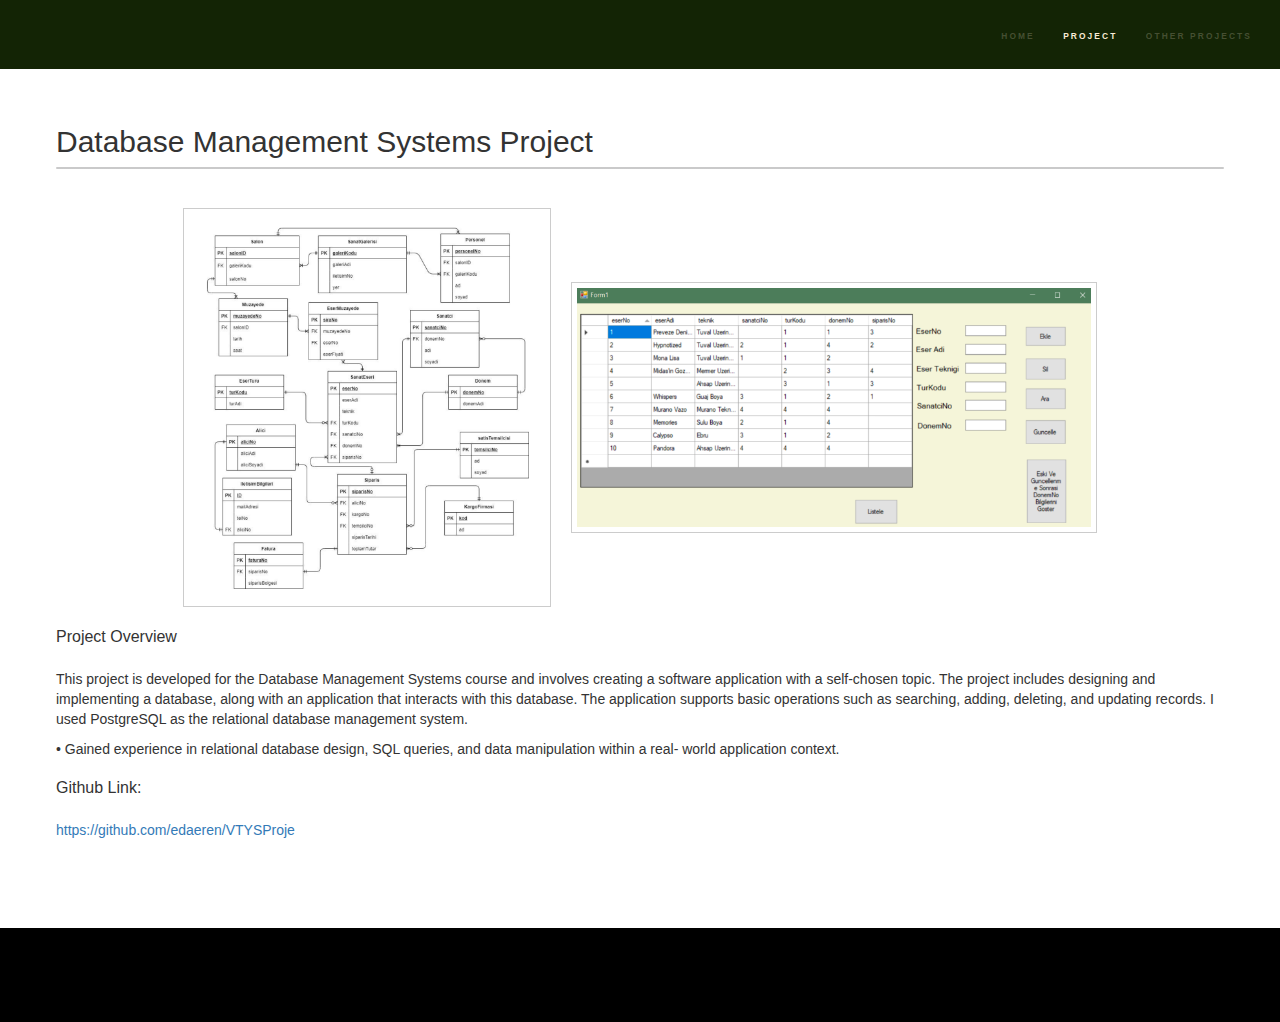
<file: database.html>
<html>
	<head>
		<title>Database Management Systems Project</title>
		<meta charset="utf-8" />
		<meta name="viewport" content="width=device-width, initial-scale=1, user-scalable=no" />
		<link rel="stylesheet" href="assets/css/main.css" />
		<link rel="stylesheet" href="https://maxcdn.bootstrapcdn.com/bootstrap/3.4.1/css/bootstrap.min.css">
		<script src="https://ajax.googleapis.com/ajax/libs/jquery/3.7.1/jquery.min.js"></script>
		<script src="https://maxcdn.bootstrapcdn.com/bootstrap/3.4.1/js/bootstrap.min.js"></script>
		<noscript><link rel="stylesheet" href="assets/css/noscript.css" /></noscript>
	</head>
	<body class="is-preload">

		<!-- Header -->
			<header id="header">
				<nav>
					<ul>
						<li><a href="index.html">Home</a></li>
						<li><a href="database.html" class="active">Project</a></li>
						<li><a href="index.html#one">Other Projects</a></li>
					</ul>
				</nav>
			</header>

		<!-- Wrapper -->
			<div id="wrapper">

				<!-- Main -->
					<section id="main" class="wrapper">
						<div class="inner">
							<h2 class="major">Database Management Systems Project</h2>
							<a class="centered-images">
								<img src="images/vyts.png" alt="Image 1" class="popup-image"/>
								<img src="images/database.png" alt="Image 2" class="popup-image"/>
							</a>
							
							<h1>Project Overview</h1>
							<p>This project is developed for the Database Management Systems course and involves creating a software application with a self-chosen topic. The project includes designing and implementing a database, along with an application that interacts with this database. The application supports basic operations such as searching, adding, deleting, and updating records. I used PostgreSQL as the relational database management system.</p>
							<p>•	Gained experience in relational database design, SQL queries, and data manipulation within a real- world application context.</p>
							<h1>Github Link:</h1><a href="https://github.com/edaeren/VTYSProje">https://github.com/edaeren/VTYSProje</a> 
							<br><br><br><br>
						</div>
					</section>

			</div>

			<!-- Popup container (hidden by default) -->
			<div id="imagePopup" style="display:none;">
				<span onclick="myApp.closePopup()" style="cursor:pointer;">&times;</span>
				<img id="popupImage" alt="Popup Image" />
			</div>
		

		<!-- Footer -->
			<footer id="footer" class="wrapper alt">
				<div class="inner">
					<ul class="menu">
						<!--<li>&copy; Untitled. All rights reserved.</li><li>Design: <a href="http://html5up.net">HTML5 UP</a></li>-->
					</ul>
				</div>
			</footer>

		<!-- Scripts -->
			<script src="assets/js/jquery.min.js"></script>
			<script src="assets/js/jquery.scrollex.min.js"></script>
			<script src="assets/js/jquery.scrolly.min.js"></script>
			<script src="assets/js/browser.min.js"></script>
			<script src="assets/js/breakpoints.min.js"></script>
			<script src="assets/js/deneme.js"></script>
			<script src="assets/js/main.js"></script>

	</body>
</html>
</file>
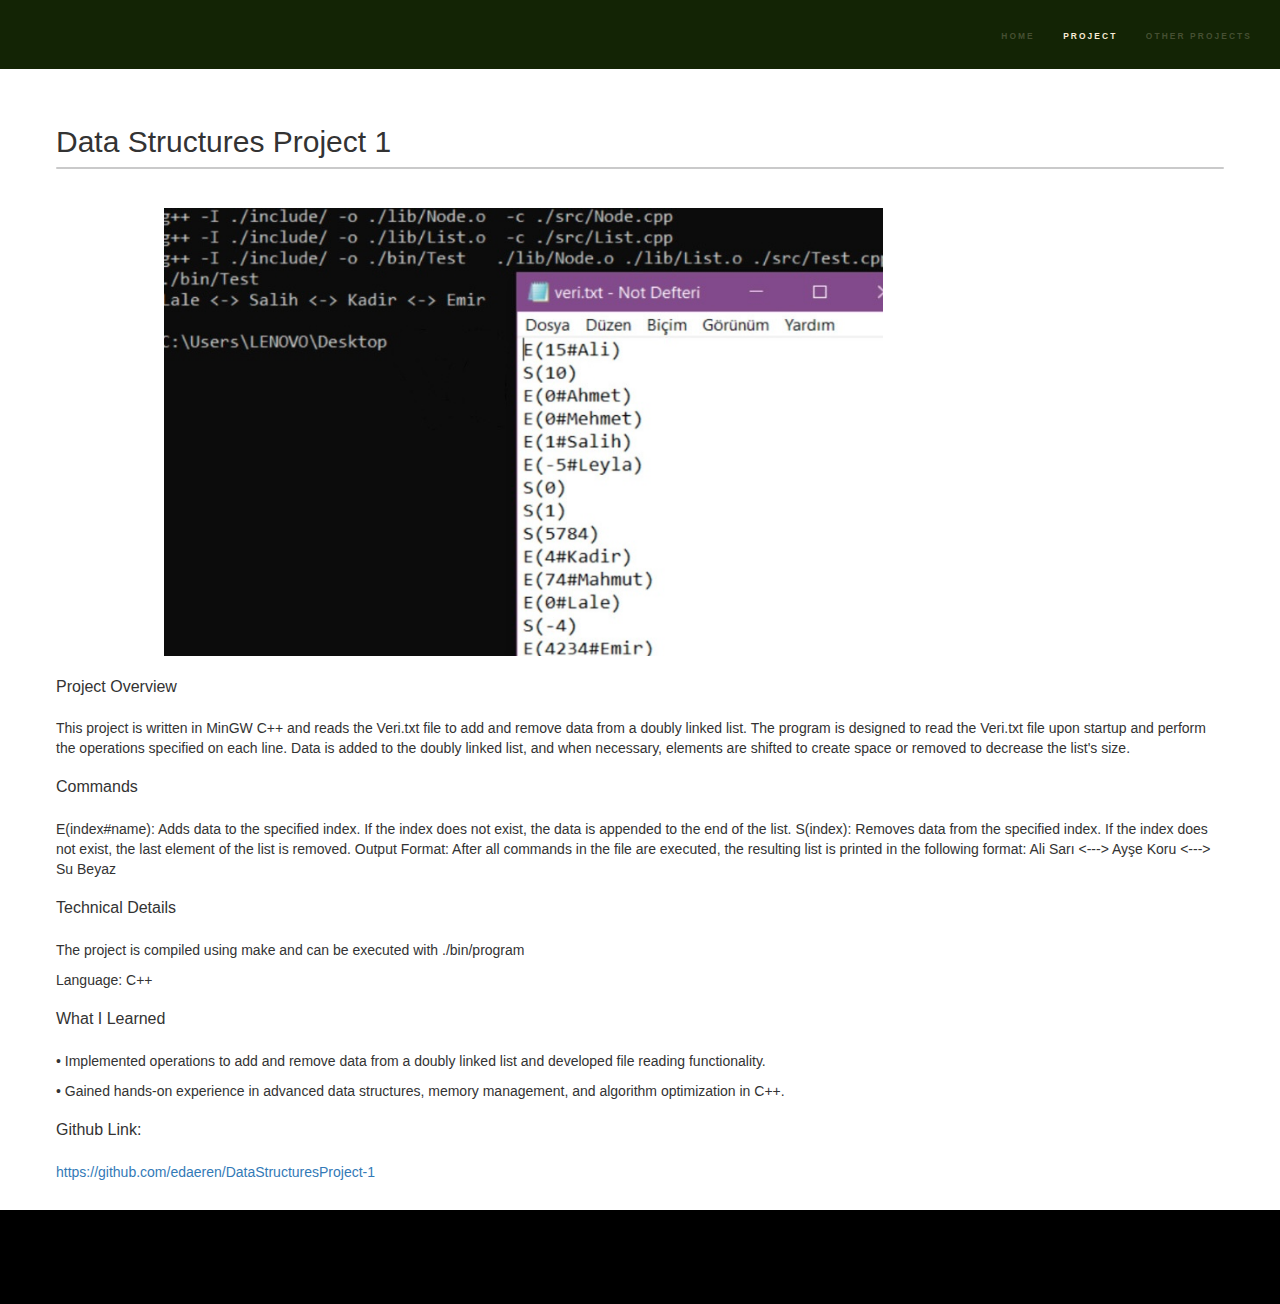
<file: dataS1.html>
<html>
	<head>
		<title>Data Structures Project 1</title>
		<meta charset="utf-8" />
		<meta name="viewport" content="width=device-width, initial-scale=1, user-scalable=no" />
		<link rel="stylesheet" href="assets/css/main.css" />
		<link rel="stylesheet" href="https://maxcdn.bootstrapcdn.com/bootstrap/3.4.1/css/bootstrap.min.css">
		<script src="https://ajax.googleapis.com/ajax/libs/jquery/3.7.1/jquery.min.js"></script>
		<script src="https://maxcdn.bootstrapcdn.com/bootstrap/3.4.1/js/bootstrap.min.js"></script>
		<noscript><link rel="stylesheet" href="assets/css/noscript.css" /></noscript>
	</head>
	<body class="is-preload">

		<!-- Header -->
			<header id="header">
				<nav>
					<ul>
						<li><a href="index.html">Home</a></li>
						<li><a href="dataS1.html" class="active">Project</a></li>
						<li><a href="index.html#one">Other Projects</a></li>
					</ul>
				</nav>
			</header>

		<!-- Wrapper -->
			<div id="wrapper">

				<!-- Main -->
					<section id="main" class="wrapper">
						<div class="inner">
							<h2 class="major">Data Structures Project 1</h2>
							<a href="#" class="centered-image">
								<img src="images/data1.jpg" alt="" />
							</a>
							<h1>Project Overview</h1>
							<p>This project is written in MinGW C++ and reads the Veri.txt file to add and remove data from a doubly linked list. The program is designed to read the Veri.txt file upon startup and perform the operations specified on each line. Data is added to the doubly linked list, and when necessary, elements are shifted to create space or removed to decrease the list's size.</p>
							<h1>Commands</h1>
							<p>E(index#name): Adds data to the specified index. If the index does not exist, the data is appended to the end of the list. S(index): Removes data from the specified index. If the index does not exist, the last element of the list is removed. Output Format: After all commands in the file are executed, the resulting list is printed in the following format: Ali Sarı <---> Ayşe Koru <---> Su Beyaz</p>
							<h1>Technical Details</h1>
							<p>The project is compiled using make and can be executed with ./bin/program</p>
							<p>Language: C++</p> 
							<h1>What I Learned</h1>
							<p>•	Implemented operations to add and remove data from a doubly linked list and developed file reading functionality.</p>
							<p>•	Gained hands-on experience in advanced data structures, memory management, and algorithm optimization in C++.</p>
							<h1>Github Link:</h1><a href="https://github.com/edaeren/DataStructuresProject-1">https://github.com/edaeren/DataStructuresProject-1</a> 
						</div>
					</section>

			</div>

		<!-- Footer -->
			<footer id="footer" class="wrapper alt">
				<div class="inner">
					<ul class="menu">
						<!--<li>&copy; Untitled. All rights reserved.</li><li>Design: <a href="http://html5up.net">HTML5 UP</a></li>-->
					</ul>
				</div>
			</footer>

		<!-- Scripts -->
			<script src="assets/js/jquery.min.js"></script>
			<script src="assets/js/jquery.scrollex.min.js"></script>
			<script src="assets/js/jquery.scrolly.min.js"></script>
			<script src="assets/js/browser.min.js"></script>
			<script src="assets/js/breakpoints.min.js"></script>
			<script src="assets/js/util.js"></script>
			<script src="assets/js/main.js"></script>

	</body>
</html>
</file>
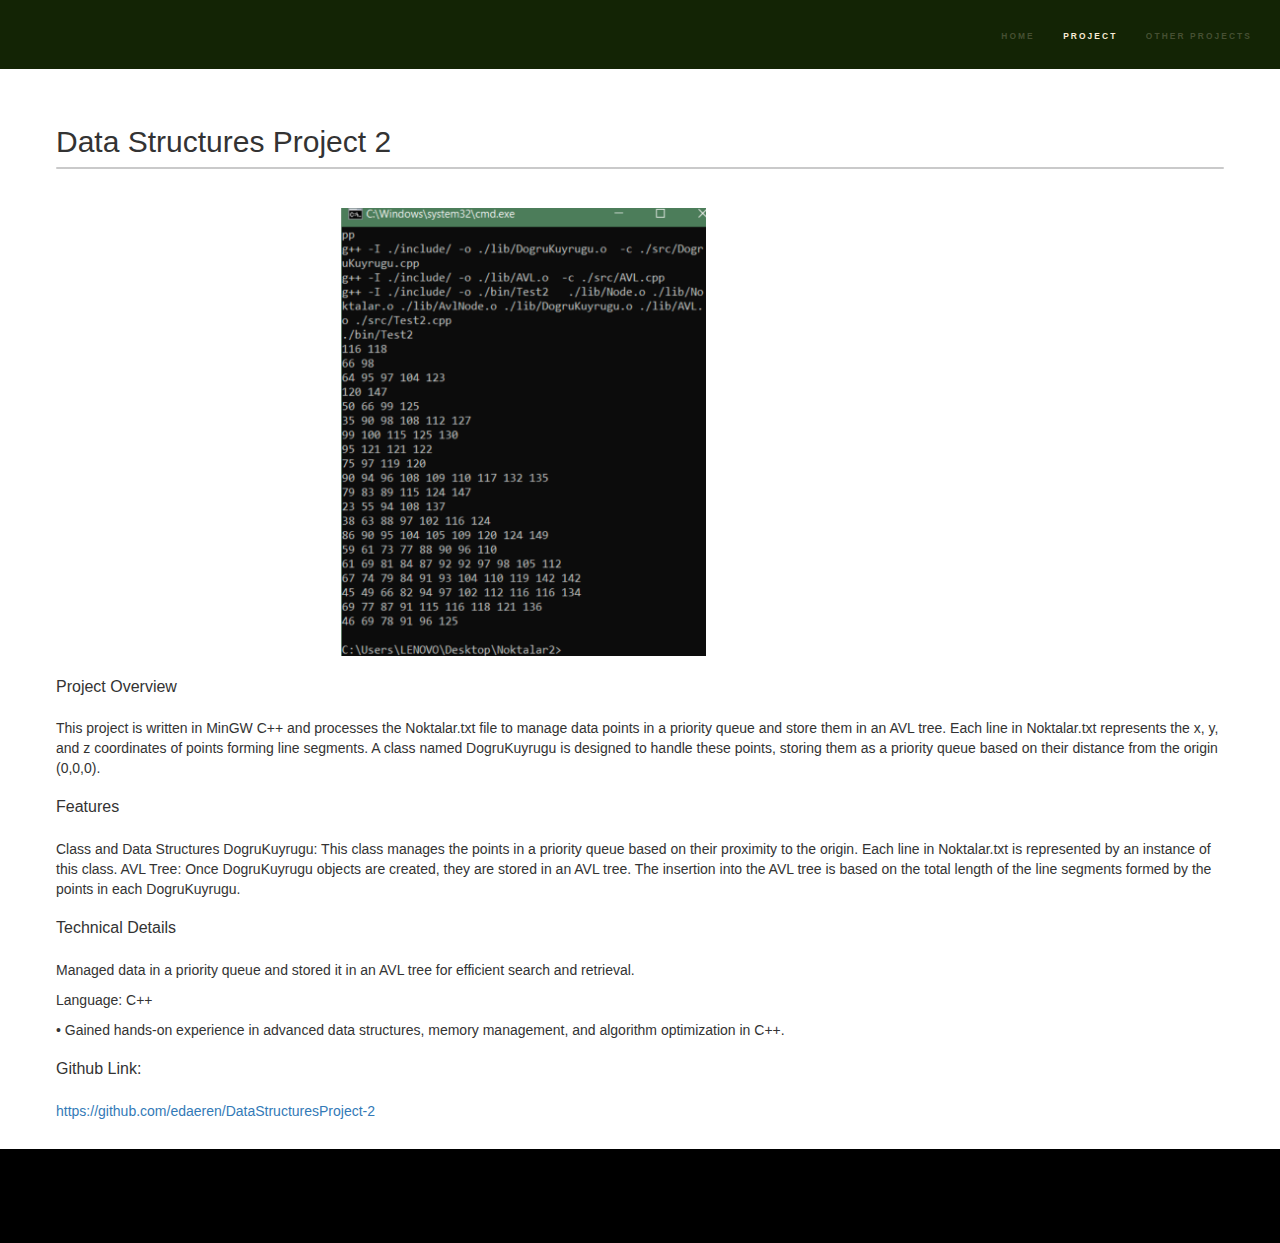
<file: dataS2.html>
<html>
	<head>
		<title>Data Structures Project 2</title>
		<meta charset="utf-8" />
		<meta name="viewport" content="width=device-width, initial-scale=1, user-scalable=no" />
		<link rel="stylesheet" href="assets/css/main.css" />
		<link rel="stylesheet" href="https://maxcdn.bootstrapcdn.com/bootstrap/3.4.1/css/bootstrap.min.css">
		<script src="https://ajax.googleapis.com/ajax/libs/jquery/3.7.1/jquery.min.js"></script>
		<script src="https://maxcdn.bootstrapcdn.com/bootstrap/3.4.1/js/bootstrap.min.js"></script>
		<noscript><link rel="stylesheet" href="assets/css/noscript.css" /></noscript>
	</head>
	<body class="is-preload">

		<!-- Header -->
			<header id="header">
				<nav>
					<ul>
						<li><a href="index.html">Home</a></li>
						<li><a href="dataS2.html" class="active">Project</a></li>
						<li><a href="index.html#one">Other Projects</a></li>
					</ul>
				</nav>
			</header>

		<!-- Wrapper -->
			<div id="wrapper">

				<!-- Main -->
					<section id="main" class="wrapper">
						<div class="inner">
							<h2 class="major">Data Structures Project 2</h2>
								  
							<a href="#" class="centered-image">
								<img src="images/data2.png" alt="" />
							</a>
							
								
							<h1>Project Overview</h1>
							<p>This project is written in MinGW C++ and processes the Noktalar.txt file to manage data points in a priority queue and store them in an AVL tree. Each line in Noktalar.txt represents the x, y, and z coordinates of points forming line segments. A class named DogruKuyrugu is designed to handle these points, storing them as a priority queue based on their distance from the origin (0,0,0).</p>
							<h1>Features</h1>
							<p>Class and Data Structures DogruKuyrugu: This class manages the points in a priority queue based on their proximity to the origin. Each line in Noktalar.txt is represented by an instance of this class. AVL Tree: Once DogruKuyrugu objects are created, they are stored in an AVL tree. The insertion into the AVL tree is based on the total length of the line segments formed by the points in each DogruKuyrugu.</p>
							<h1>Technical Details</h1>
							<p>Managed data in a priority queue and stored it in an AVL tree for efficient search and retrieval.</p>
							<p>Language: C++</p> 
							<p>•	Gained hands-on experience in advanced data structures, memory management, and algorithm optimization in C++.</p>
							<h1>Github Link:</h1><a href="https://github.com/edaeren/DataStructuresProject-2">https://github.com/edaeren/DataStructuresProject-2</a> 
						</div>
					</section>

			</div>

		<!-- Footer -->
			<footer id="footer" class="wrapper alt">
				<div class="inner">
					<ul class="menu">
						<!--<li>&copy; Untitled. All rights reserved.</li><li>Design: <a href="http://html5up.net">HTML5 UP</a></li>-->
					</ul>
				</div>
			</footer>

		<!-- Scripts -->
			<script src="assets/js/jquery.min.js"></script>
			<script src="assets/js/jquery.scrollex.min.js"></script>
			<script src="assets/js/jquery.scrolly.min.js"></script>
			<script src="assets/js/browser.min.js"></script>
			<script src="assets/js/breakpoints.min.js"></script>
			<script src="assets/js/util.js"></script>
			<script src="assets/js/main.js"></script>

	</body>
</html>
</file>
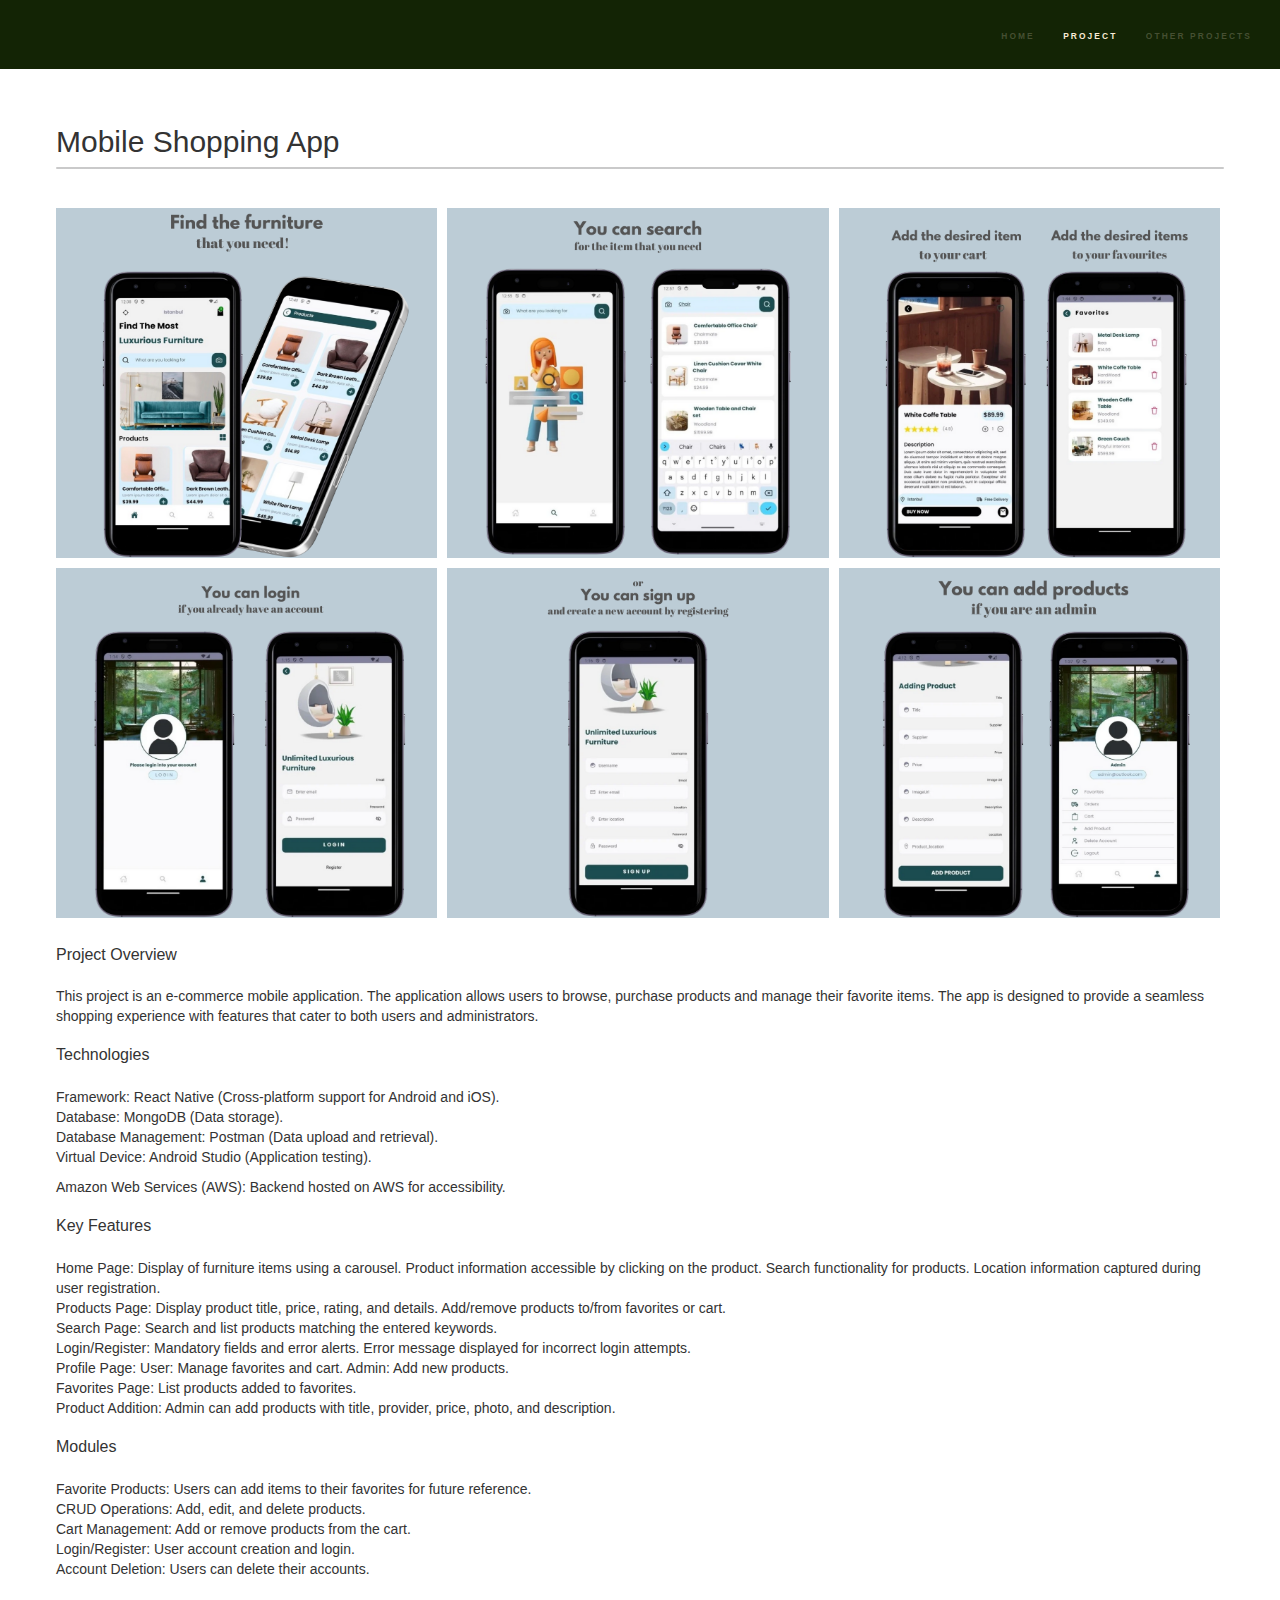
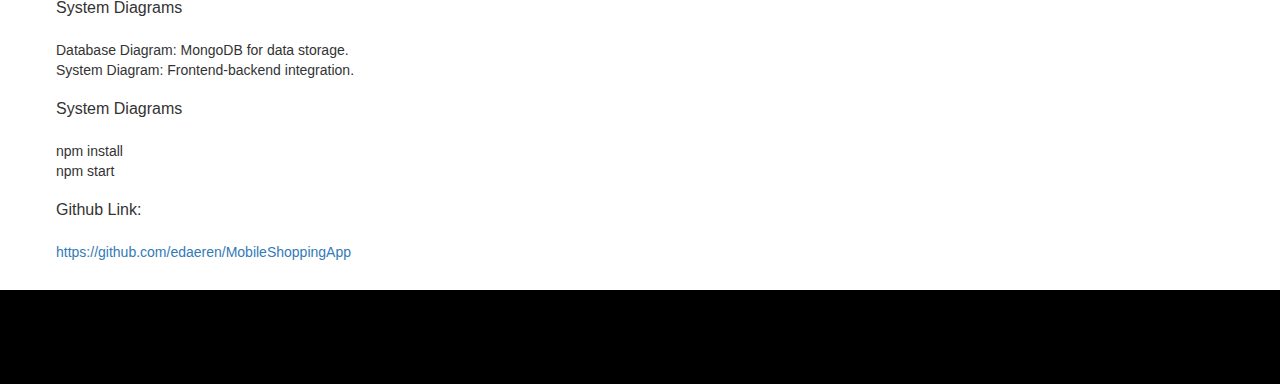
<file: mobile.html>
<html>
	<head>
		<title>Mobile Shopping App</title>
		<meta charset="utf-8" />
		<meta name="viewport" content="width=device-width, initial-scale=1, user-scalable=no" />
		<link rel="stylesheet" href="assets/css/main.css" />
		<link rel="stylesheet" href="https://maxcdn.bootstrapcdn.com/bootstrap/3.4.1/css/bootstrap.min.css">
		<script src="https://ajax.googleapis.com/ajax/libs/jquery/3.7.1/jquery.min.js"></script>
		<script src="https://maxcdn.bootstrapcdn.com/bootstrap/3.4.1/js/bootstrap.min.js"></script>
		<noscript><link rel="stylesheet" href="assets/css/noscript.css" /></noscript>
	</head>
	<body class="is-preload">

		<!-- Header -->
			<header id="header">
				<nav>
					<ul>
						<li><a href="index.html">Home</a></li>
						<li><a href="certificate.html" class="active">Project</a></li>
						<li><a href="index.html#one">Other Projects</a></li>
					</ul>
				</nav>
			</header>

<!-- Wrapper -->
<div id="wrapper">
	<!-- Main -->
	<section id="main" class="wrapper">
		<div class="inner">
			<h2 class="major">Mobile Shopping App</h2>
			<article class="col-6 col-12-xsmall work-item">
				<div class="image-container3">
					<img src="images/shoppingAppAd/1.png" alt="" class="popup-image" />
					<img src="images/shoppingAppAd/2.png" alt="" class="popup-image" />
					<img src="images/shoppingAppAd/3.png" alt="" class="popup-image" />
					<img src="images/shoppingAppAd/4.png" alt="" class="popup-image" />
					<img src="images/shoppingAppAd/5.png" alt="" class="popup-image" />
					<img src="images/shoppingAppAd/6.png" alt="" class="popup-image" />
				</div>
			</article>

			<h1>Project Overview</h1>
			<p>This project is an e-commerce mobile application. The application allows users to browse, purchase products and manage their favorite items. The app is designed to provide a seamless shopping experience with features that cater to both users and administrators.</p>
			<h1>Technologies</h1>
			<p>Framework: React Native (Cross-platform support for Android and iOS). <br>
				Database: MongoDB (Data storage). <br>
				Database Management: Postman (Data upload and retrieval). <br>
				Virtual Device: Android Studio (Application testing).</p>
				Amazon Web Services (AWS):
				Backend hosted on AWS for accessibility.
			<h1>Key Features</h1>
			<p>Home Page:
				Display of furniture items using a carousel.
				Product information accessible by clicking on the product.
				Search functionality for products. 
				Location information captured during user registration. <br>
				Products Page:
				Display product title, price, rating, and details.
				Add/remove products to/from favorites or cart.<br>
				Search Page:
				Search and list products matching the entered keywords.<br>
				Login/Register:
				Mandatory fields and error alerts.
				Error message displayed for incorrect login attempts.<br>
				Profile Page:
				User: Manage favorites and cart.
				Admin: Add new products.<br>
				Favorites Page:
				List products added to favorites.<br>
				Product Addition:
				Admin can add products with title, provider, price, photo, and description.</p>
			<h1>Modules</h1>
			<p>Favorite Products: Users can add items to their favorites for future reference. <br>
				CRUD Operations: Add, edit, and delete products.<br>
				Cart Management: Add or remove products from the cart.<br>
				Login/Register: User account creation and login.<br>
				Account Deletion: Users can delete their accounts.</p>
			<h1>System Diagrams</h1>
			<p>Database Diagram: MongoDB for data storage.<br>
				System Diagram: Frontend-backend integration.</p>
			<h1>System Diagrams</h1>
			<p>npm install<br>
				npm start
				</p>
			<h1>Github Link:</h1><a href="https://github.com/edaeren/MobileShoppingApp">https://github.com/edaeren/MobileShoppingApp</a>
		</div>
	</section>
</div>

<!-- Popup container (hidden by default) -->
<div id="imagePopup" style="display:none;">
	<span onclick="myApp.closePopup()" style="cursor:pointer;">&times;</span>
	<img id="popupImage" alt="Popup Image" />
</div>






		<!-- Footer -->
			<footer id="footer" class="wrapper alt">
				<div class="inner">
					<ul class="menu">
						<!--<li>&copy; Untitled. All rights reserved.</li><li>Design: <a href="http://html5up.net">HTML5 UP</a></li>-->
					</ul>
				</div>
			</footer>

		<!-- Scripts -->
		<script src="assets/js/jquery.min.js"></script>
		<script src="assets/js/jquery.scrollex.min.js"></script>
		<script src="assets/js/jquery.scrolly.min.js"></script>
		<script src="assets/js/browser.min.js"></script>
		<script src="assets/js/breakpoints.min.js"></script>
		<script src="assets/js/deneme.js"></script> <!-- Popup functionality -->
		<script src="assets/js/main.js"></script>   <!-- Other JS functionality -->

	</body>
</html>
</file>
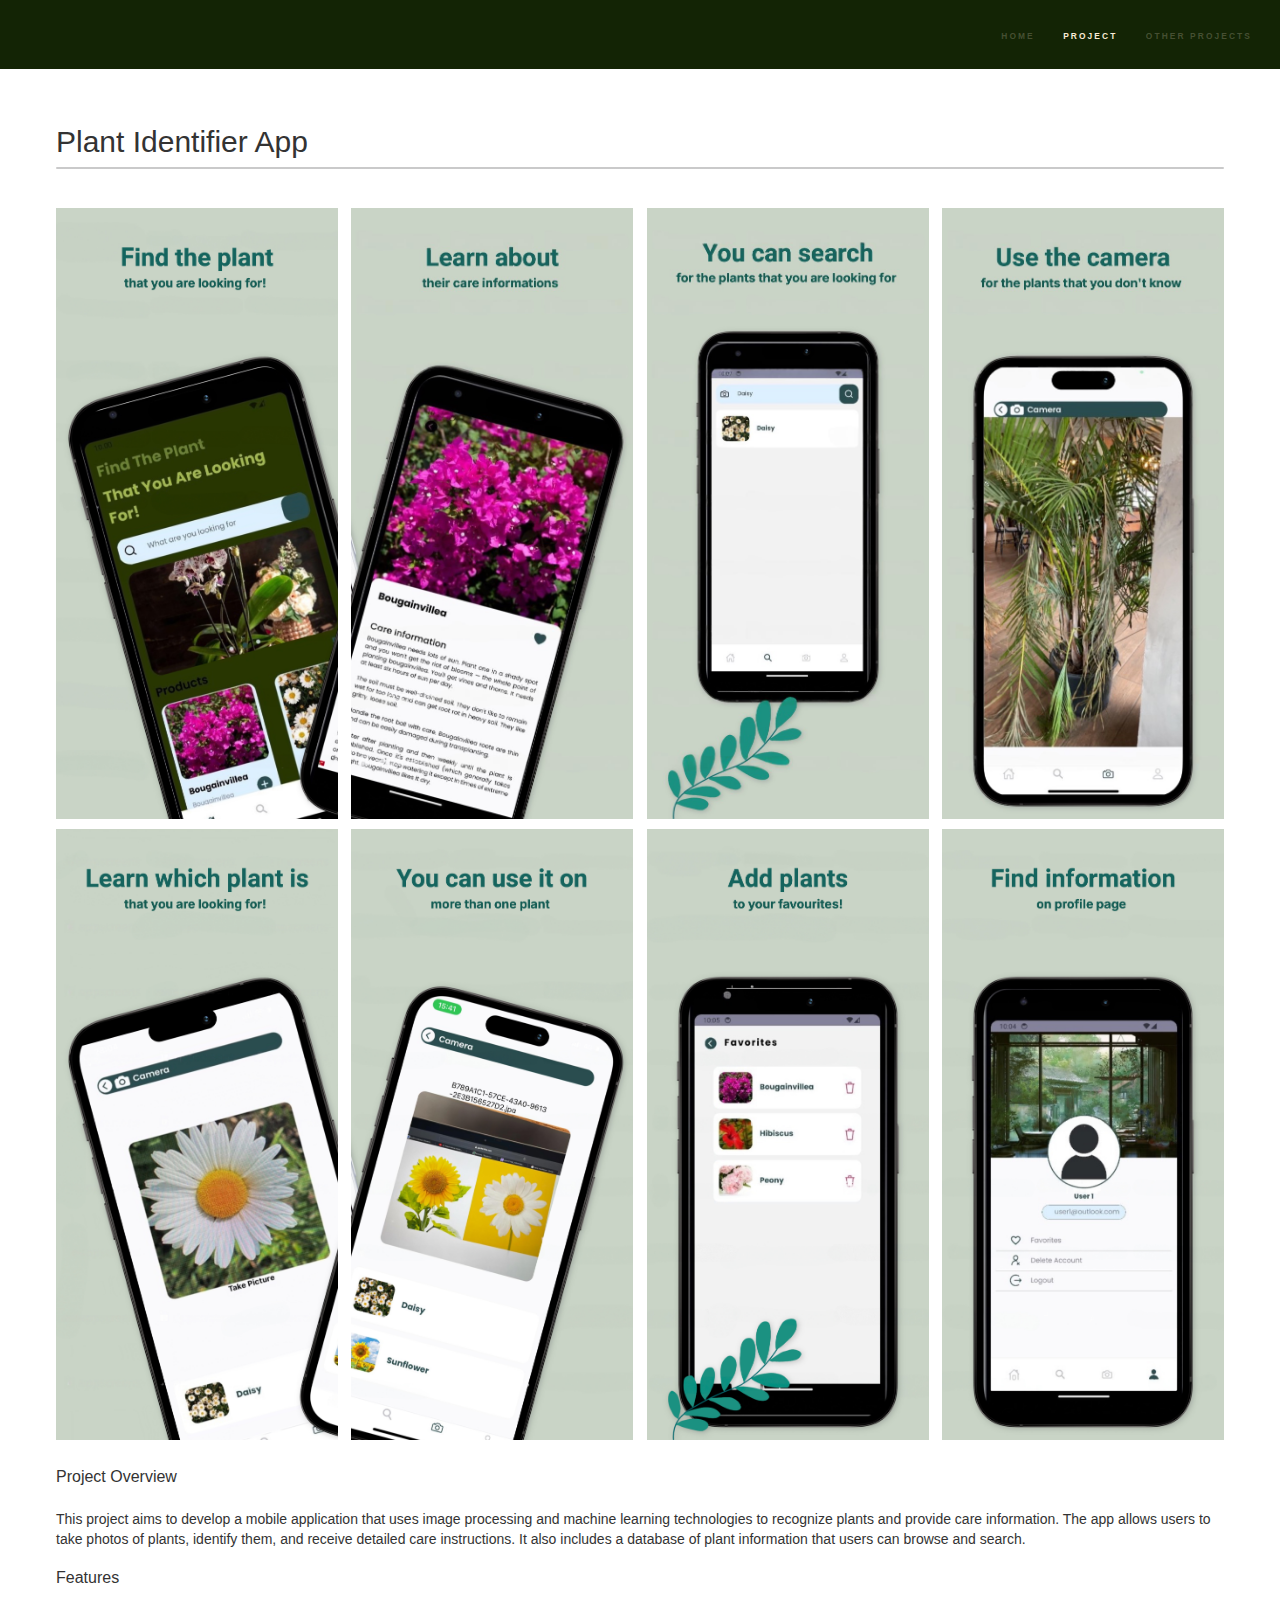
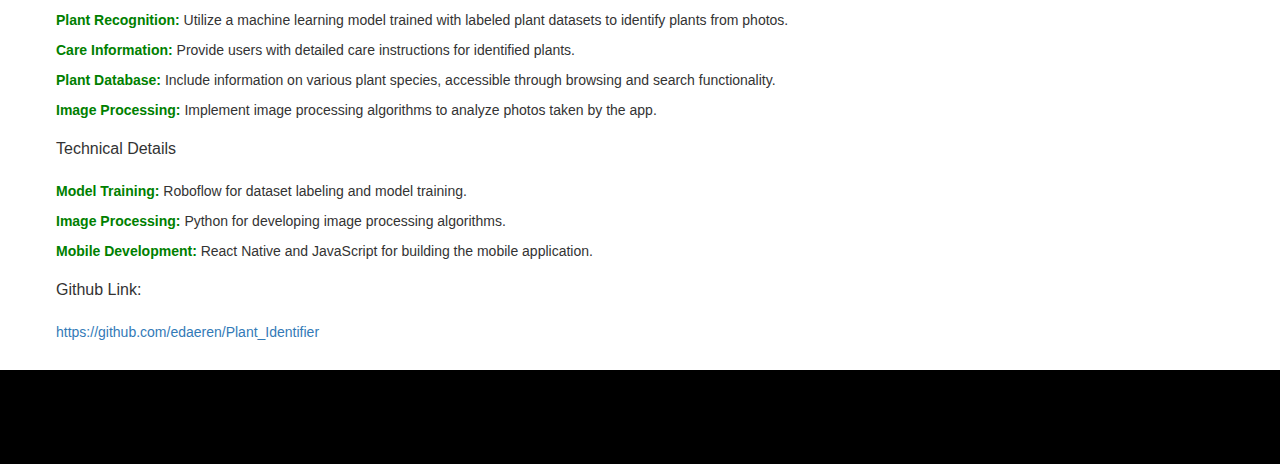
<file: plant.html>
<html>
	<head>
		<title>Plant Identifier App</title>
		<meta charset="utf-8" />
		<meta name="viewport" content="width=device-width, initial-scale=1, user-scalable=no" />
		<link rel="stylesheet" href="assets/css/main.css" />
		<link rel="stylesheet" href="https://maxcdn.bootstrapcdn.com/bootstrap/3.4.1/css/bootstrap.min.css">
		<script src="https://ajax.googleapis.com/ajax/libs/jquery/3.7.1/jquery.min.js"></script>
		<script src="https://maxcdn.bootstrapcdn.com/bootstrap/3.4.1/js/bootstrap.min.js"></script>
		<noscript><link rel="stylesheet" href="assets/css/noscript.css" /></noscript>
	</head>
	<body class="is-preload">

		<!-- Header -->
			<header id="header">
				<nav>
					<ul>
						<li><a href="index.html">Home</a></li>
						<li><a href="certificate.html" class="active">Project</a></li>
						<li><a href="index.html#one">Other Projects</a></li>
					</ul>
				</nav>
			</header>

			<!-- Wrapper -->
			<div id="wrapper">
				<!-- Main -->
				<section id="main" class="wrapper">
					<div class="inner">
						<h2 class="major">Plant Identifier App</h2>
						<article class="col-6 col-12-xsmall work-item">
							<div class="image-container2">
								<img src="images/plantAd/01.JPG" alt="" class="popup-image" />
								<img src="images/plantAd/2.png" alt="" class="popup-image" />
								<img src="images/plantAd/5.png" alt="" class="popup-image" />
								<img src="images/plantAd/4.png" alt="" class="popup-image" />
								<img src="images/plantAd/3.JPG" alt="" class="popup-image" />
								<img src="images/plantAd/06.JPG" alt="" class="popup-image" />
								<img src="images/plantAd/07.JPG" alt="" class="popup-image" />
								<img src="images/plantAd/08.JPG" alt="" class="popup-image" />
							</div>
						</article>

						<h1>Project Overview</h1>
						<p>This project aims to develop a mobile application that uses image processing and machine learning technologies to recognize plants and provide care information. The app allows users to take photos of plants, identify them, and receive detailed care instructions. It also includes a database of plant information that users can browse and search.</p>
						<h1>Features</h1>
						<p><b style="color: green;">Plant Recognition:</b> Utilize a machine learning model trained with labeled plant datasets to identify plants from photos.</p>
						<p><b style="color: green;">Care Information:</b> Provide users with detailed care instructions for identified plants. </p> 
						<p><b style="color: green;">Plant Database:</b> Include information on various plant species, accessible through browsing and search functionality. </p>
						<p><b style="color: green;">Image Processing:</b> Implement image processing algorithms to analyze photos taken by the app.</p>
						<h1>Technical Details</h1>
						<p><b style="color: green;">Model Training:</b> Roboflow for dataset labeling and model training. </p>
						<p><b style="color: green;">Image Processing:</b> Python for developing image processing algorithms. </p>	
						<p><b style="color: green;">Mobile Development:</b> React Native and JavaScript for building the mobile application. </p>	
						<h1>Github Link:</h1><a href="https://github.com/edaeren/Plant_Identifier">https://github.com/edaeren/Plant_Identifier</a>
					</div>
				</section>
			</div>

			<!-- Popup container (hidden by default) -->
			<div id="imagePopup" style="display:none;">
				<span onclick="myApp.closePopup()" style="cursor:pointer;">&times;</span>
				<img id="popupImage" alt="Popup Image" />
			</div>
		
		


		<!-- Footer -->
			<footer id="footer" class="wrapper alt">
				<div class="inner">
					<ul class="menu">
						<!--<li>&copy; Untitled. All rights reserved.</li><li>Design: <a href="http://html5up.net">HTML5 UP</a></li> -->
					</ul>
				</div>
			</footer>

		<!-- Scripts -->
			<script src="assets/js/jquery.min.js"></script>
			<script src="assets/js/jquery.scrollex.min.js"></script>
			<script src="assets/js/jquery.scrolly.min.js"></script>
			<script src="assets/js/browser.min.js"></script>
			<script src="assets/js/breakpoints.min.js"></script>
			<script src="assets/js/deneme.js"></script> <!-- Popup functionality -->
			<script src="assets/js/main.js"></script>   <!-- Other JS functionality -->
	</body>
</html>
</file>
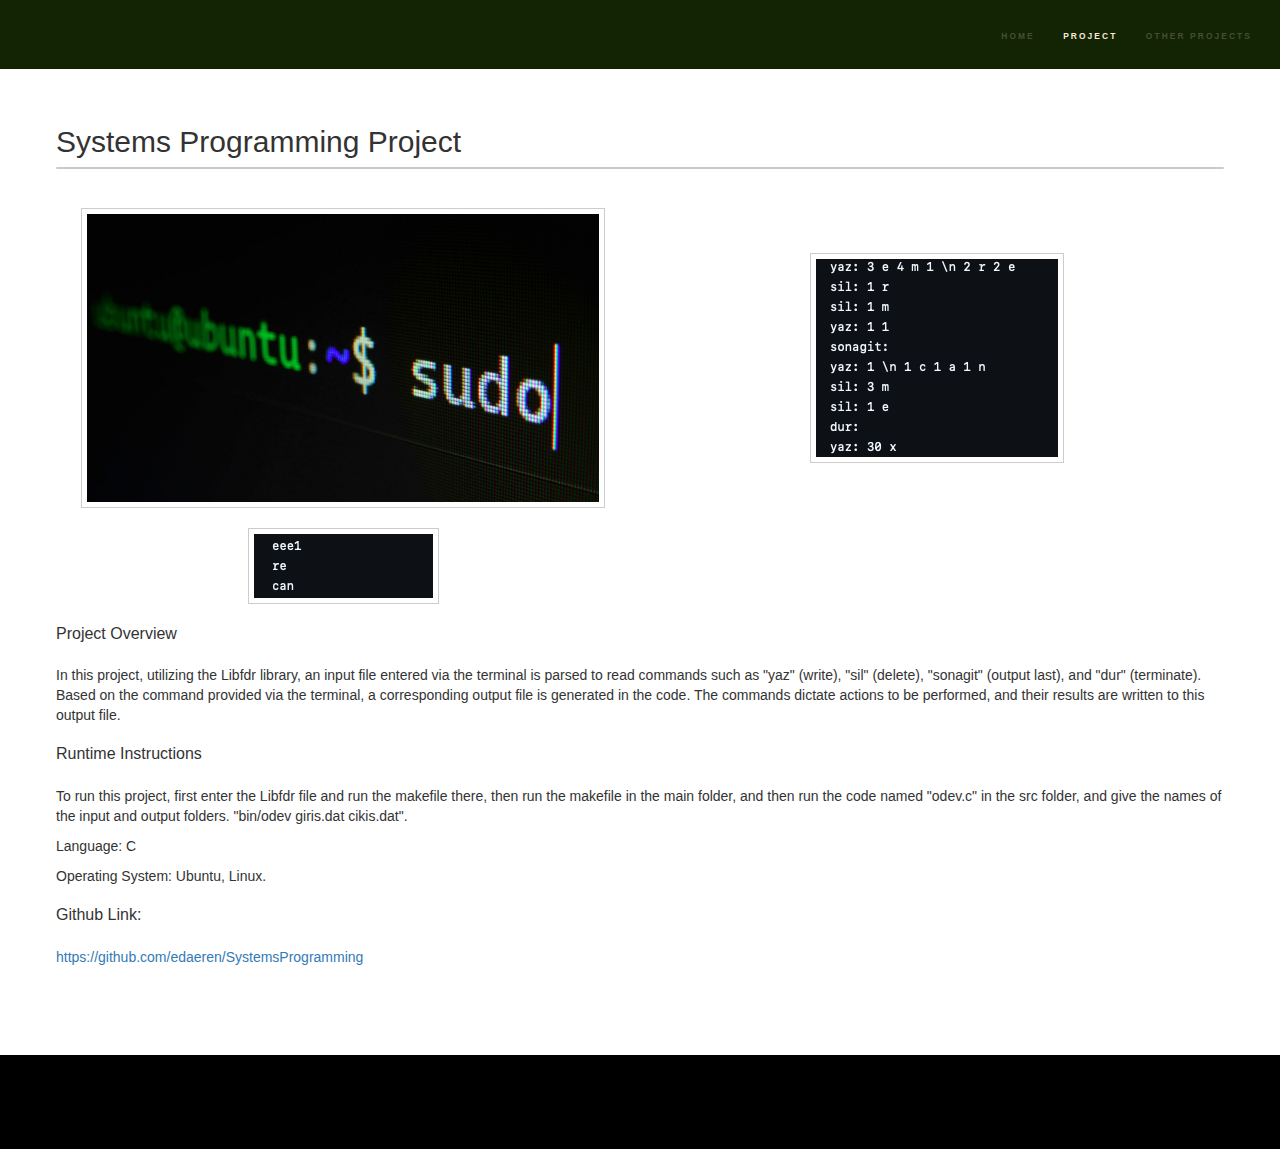
<file: systems.html>
<html>
	<head>
		<title>Systems Programming Project</title>
		<meta charset="utf-8" />
		<meta name="viewport" content="width=device-width, initial-scale=1, user-scalable=no" />
		<link rel="stylesheet" href="assets/css/main.css" />
		<link rel="stylesheet" href="https://maxcdn.bootstrapcdn.com/bootstrap/3.4.1/css/bootstrap.min.css">
		<script src="https://ajax.googleapis.com/ajax/libs/jquery/3.7.1/jquery.min.js"></script>
		<script src="https://maxcdn.bootstrapcdn.com/bootstrap/3.4.1/js/bootstrap.min.js"></script>
		<noscript><link rel="stylesheet" href="assets/css/noscript.css" /></noscript>
	</head>
	<body class="is-preload">

		<!-- Header -->
			<header id="header">
				<nav>
					<ul>
						<li><a href="index.html">Home</a></li>
						<li><a href="systems.html" class="active">Project</a></li>
						<li><a href="index.html#one">Other Projects</a></li>
					</ul>
				</nav>
			</header>

		<!-- Wrapper -->
			<div id="wrapper">

				<!-- Main -->
					<section id="main" class="wrapper">
						<div class="inner">
							<h2 class="major">Systems Programming Project</h2>
							<a href="#" class="grid-images">
								<img src="images/systems/ubuntu.jpeg" alt="" />
								<img src="images/systems/giris.png" alt="" />
								<img src="images/systems/cikisdat.png" alt="" />
							</a>
							<h1>Project Overview</h1>
							<p>In this project, utilizing the Libfdr library, an input file entered via the terminal is parsed to read commands such as "yaz" (write), "sil" (delete), "sonagit" (output last), and "dur" (terminate). Based on the command provided via the terminal, a corresponding output file is generated in the code. The commands dictate actions to be performed, and their results are written to this output file.</p>
							<h1>Runtime Instructions</h1>
							<p>To run this project, first enter the Libfdr file and run the makefile there, then run the makefile in the main folder, and then run the code named "odev.c" in the src folder, and give the names of the input and output folders.
								"bin/odev giris.dat cikis.dat".</p>
							<p>Language: C</p>
							<p>Operating System: Ubuntu, Linux.</p>
							<h1>Github Link:</h1><a href="https://github.com/edaeren/SystemsProgramming">https://github.com/edaeren/SystemsProgramming</a> 
							<br><br><br><br>
						</div>
					</section>

			</div>

		<!-- Footer -->
			<footer id="footer" class="wrapper alt">
				<div class="inner">
					<ul class="menu">
						<!--<li>&copy; Untitled. All rights reserved.</li><li>Design: <a href="http://html5up.net">HTML5 UP</a></li>-->
					</ul>
				</div>
			</footer>

		<!-- Scripts -->
			<script src="assets/js/jquery.min.js"></script>
			<script src="assets/js/jquery.scrollex.min.js"></script>
			<script src="assets/js/jquery.scrolly.min.js"></script>
			<script src="assets/js/browser.min.js"></script>
			<script src="assets/js/breakpoints.min.js"></script>
			<script src="assets/js/deneme.js"></script>
			<script src="assets/js/main.js"></script>

	</body>
</html>
</file>
<file: assets/css/main.css>
@import url(fontawesome-all.min.css);
@import url("https://fonts.googleapis.com/css?family=Source+Sans+Pro:400,400italic");

/*
	Hyperspace by HTML5 UP
	html5up.net | @ajlkn
	Free for personal and commercial use under the CCA 3.0 license (html5up.net/license)
*/

html, body, div, span, applet, object,
iframe, h1, h2, h3, h4, h5, h6, p, blockquote,
pre, a, abbr, acronym, address, big, cite,
code, del, dfn, em, img, ins, kbd, q, s, samp,
small, strike, strong, sub, sup, tt, var, b,
u, i, center, dl, dt, dd, ol, ul, li, fieldset,
form, label, legend, table, caption, tbody,
tfoot, thead, tr, th, td, article, aside,
canvas, details, embed, figure, figcaption,
footer, header, hgroup, menu, nav, output, ruby,
section, summary, time, mark, audio, video {
	margin: 0;
	padding: 0;
	border: 0;
	font-size: 100%;
	font: inherit;
	vertical-align: baseline;}

article, aside, details, figcaption, figure,
footer, header, hgroup, menu, nav, section {
	display: block;}

body {
	line-height: 1;
}

ol, ul {
	list-style: none;
}

blockquote, q {
	quotes: none;
}

	blockquote:before, blockquote:after, q:before, q:after {
		content: '';
		content: none;
	}

table {
	border-collapse: collapse;
	border-spacing: 0;
}

body {
	-webkit-text-size-adjust: none;
}

mark {
	background-color: transparent;
	color: inherit;
}

input::-moz-focus-inner {
	border: 0;
	padding: 0;
}

input, select, textarea {
	-moz-appearance: none;
	-webkit-appearance: none;
	-ms-appearance: none;
	appearance: none;
}

.carousel {
    width: 100%; /* Make the carousel take up the full width of its container */
    max-width: 1000px; /* Optional: Restrict the maximum width */
    height: auto; /* Adjust height automatically */
    margin: auto; /* Center the carousel */
}

.carousel-inner > .item > img {
    margin: auto;
    max-height: 400px;
    max-width: 100%;
    object-fit: contain; /* Prevents image distortion */
}

@media (max-width: 768px) {
    .carousel {
        width: 100%;
        height: auto;
    }
    .carousel-inner > .item > img {
        width: 100%;
        height: auto;
    }
}




  /**images which is not in carousel in generic pages **/
  .work-item {
	margin: 0 0 2em 0;
}

	

	.work-item .image {
		margin: 0 0 1.5em 0;
		
	}

	.work-item h3 {
		font-size: 1em;
		margin: 0 0 0.5em 0;
	}

	.work-item p {
		font-size: 0.8em;
		line-height: 1.5em;
		margin: 0;
	}
/* Image grid layout (7 per row) */
.image-container {
	display: flex;
	flex-wrap: wrap;
	gap: 10px; /* Adjust space between images */
}
  
.image-container img {
	width: calc(14.2857% - 10px);  /* Each image will take up 14.2857% of the container width minus the space between */
	max-height: 400px; /* Adjust max height if needed */
	object-fit: contain; /* Ensures the image fits within the container without distortion */
}


.image-container2 {
    display: flex;
    flex-wrap: wrap;
    gap: 10px; /* Small gap for maximizing image size */
    justify-content: space-between;
}

.image-container2 img {
    flex: 1 1 calc(25% - 10px); /* 4 images per row */
    max-width: calc(25% - 10px);
    height: auto;
    object-fit: cover; /* Keeps image proportions consistent */
	
}

 
@media (max-width: 1024px) {
    .image-container2 img {
        flex: 1 1 calc(33.33% - 8px); /* 3 images per row on tablets */
    }
}

@media (max-width: 768px) {
    .image-container2 img {
        flex: 1 1 calc(50% - 8px); /* 2 images per row on smaller screens */
    }
}

@media (max-width: 480px) {
    .image-container2 img {
        flex: 1 1 calc(100% - 8px); /* 1 image per row on mobile */
    }
}
.image-container2 img:hover {
    transform: scale(1.1); /* Scale the image up when hovered */
    box-shadow: 0 4px 8px rgba(0, 0, 0, 0.3); /* Add a subtle shadow on hover */
}

.image-container3 {
    display: flex;
    flex-wrap: wrap; /* Allow images to wrap into rows */
    gap: 10px; /* Space between images */
    width: 100%; /* Full width container */
}

.image-container3 img {
    flex: 1 1 calc(33.33% - 8px); /* 3 images per row with space between */
    max-width: calc(33.33% - 8px); /* Limit the width to 3 images per row */
    height: 350px; /* Adjust the height of the images */
    object-fit: cover; /* Ensures images maintain their aspect ratio */
}
.image-container3 img:hover {
    transform: scale(1.1); /* Scale the image up when hovered */
    box-shadow: 0 4px 8px rgba(0, 0, 0, 0.3); /* Add a subtle shadow on hover */
}


.image-container4 {
    display: flex;
    flex-wrap: wrap;
    gap: 10px; /* Space between images */
    justify-content: space-between;
}

.image-container4 img {
    flex: 1 1 calc(24% - 1px); /* 4 images per row */
    max-width: calc(24% - 1px);
    height: 300px; /* Increased height for larger images */
    object-fit: cover;
}

/* Tablet Layout (3 images per row) */
@media (max-width: 1024px) {
    .image-container4 img {
        flex: 1 1 calc(32% - 12px);
        height: 300px;
    }
}

/* Small Screen Layout (2 images per row) */
@media (max-width: 768px) {
    .image-container4 img {
        flex: 1 1 calc(48% - 10px);
        height: 300px;
    }
}

/* Mobile Layout (1 image per row) */
@media (max-width: 480px) {
    .image-container4 img {
        flex: 1 1 calc(100% - 10px);
        height: 280px;
    }
}
.image-container4 img:hover {
    transform: scale(1.1); /* Scale the image up when hovered */
    box-shadow: 0 4px 8px rgba(0, 0, 0, 0.3); /* Add a subtle shadow on hover */
}

/* Popup image styles */
#imagePopup {
    display: none;
    position: fixed;
    top: 0;
    left: 0;
    width: 100%;
    height: 100%;
    background-color: rgba(0, 0, 0, 0.8);
    align-items: center;
    justify-content: center;
    z-index: 1000;
}

#imagePopup img {
    max-width: 80%;
    max-height: 80%;
}


/* Basic */

	@-ms-viewport {
		width: device-width;
	}

	body {
		-ms-overflow-style: scrollbar;
	}

	@media screen and (max-width: 480px) {

		html, body {
			min-width: 320px;
		}

	}

	html {
		box-sizing: border-box;
	}

	*, *:before, *:after {
		box-sizing: inherit;
	}

	body {
		background: rgba(255, 255, 255, 0.851);
	}

		body.is-preload *, body.is-preload *:before, body.is-preload *:after {
			-moz-animation: none !important;
			-webkit-animation: none !important;
			-ms-animation: none !important;
			animation: none !important;
			-moz-transition: none !important;
			-webkit-transition: none !important;
			-ms-transition: none !important;
			transition: none !important;
		}

/* Type */

	body, input, select, textarea {
		color: rgba(0.415, 0.415, 0.415, 0.415);  /*rgba(255, 255, 255, 0.869)     0.415, 0.415, 0.415, 0.415*/
		font-family: "Source Sans Pro", Helvetica, sans-serif;
		font-size: 16.5pt;
		font-weight: normal;
		line-height: 1.75;
	}

		@media screen and (max-width: 1680px) {

			body, input, select, textarea {
				font-size: 11pt;
			}

		}

		@media screen and (max-width: 1280px) {

			body, input, select, textarea {
				font-size: 11pt;
			}

		}

		@media screen and (max-width: 360px) {

			body, input, select, textarea {
				font-size: 11pt;
			}

		}

	a {
		-moz-transition: color 0.2s ease, border-bottom-color 0.2s ease;
		-webkit-transition: color 0.2s ease, border-bottom-color 0.2s ease;
		-ms-transition: color 0.2s ease, border-bottom-color 0.2s ease;
		transition: color 0.2s ease, border-bottom-color 0.2s ease;
		border-bottom: dotted 1px rgba(255, 255, 255, 0.35);
		color: inherit;
		text-decoration: none;
	}

		a:hover {
			border-bottom-color: transparent;
			color: #a6b74e;
		}

	strong, b {
		color: #ffffff;
		font-weight: bold;
	}

	em, i {
		font-style: italic;
	}

	p {
		margin: 0 0 2em 0;
	}

	h1, h2, h3, h4, h5, h6 {
		color: rgba(1, 1, 0.599, 0.529);    /*font color*/
		font-weight: bold;
		line-height: 1.5;
		margin: 5 5 5em 5;
	}

		h1 a, h2 a, h3 a, h4 a, h5 a, h6 a {
			color: inherit;
			text-decoration: none;
		}

	.name-avatar-container {
		display: flex;               /* Enable Flexbox */
		align-items: center;         /* Vertically align items */
		justify-content: flex-start; /* Align items to the left */
		width: 100%;                 /* Make the container span full width */
		padding: 0 2em;              /* Add horizontal padding */
		flex-wrap: wrap;             /* Allow content to wrap if needed */
	}
	
	.name-avatar-container .text-container {
		display: flex;               /* Enable Flexbox */
		flex-direction: column;      /* Stack text vertically */
		margin-right: 0.5em;         /* Reduce space between text and image */
		flex-shrink: 0;              /* Prevent text from shrinking */
	}
	
	.name-avatar-container .full-name {
		font-size: clamp(1.5em, 4vw, 2.5em); /* Responsive font size */
		font-weight: bold;                   /* Make the name bold */
		margin: 0;                           /* Remove default margin */
		white-space: nowrap;                 /* Ensure "Eda Eren" stays on one line */
		padding-right: 2em;                  /* Add padding to create more space on the right */
	}
	
	.name-avatar-container .subtitle {
		font-size: 1em;              /* Fixed size for the subtitle */
		color:antiquewhite;                 /* Softer color for distinction */
		margin-top: 0.2em;           /* Add a slight gap above the subtitle */
		margin-bottom: 0.4em;
	}
	
	.name-avatar-container .image.avatar img {
		width: auto;                 /* Allow width to adjust proportionally */
		height: auto;                /* Maintain aspect ratio */
		max-width: 200px;             /* Ensure the image doesn't exceed this size */
		min-width: 200px;             /* Prevent the image from becoming too small */
		border-radius: 50%;          /* Keep the image circular */
		flex-shrink: 0;              /* Prevent the image from shrinking */
	}
	
	@media screen and (max-width: 736px) {
		.name-avatar-container {
			flex-direction: column;  /* Stack text and image vertically */
			align-items: center;     /* Center align content */
		}
	
		.name-avatar-container .text-container {
			margin-right: 0;         /* Remove horizontal margin */
			text-align: center;      /* Center align text */
		}
	
		.name-avatar-container .full-name {
			padding-right: 0;        /* Remove padding to move the name left */
		}
	
		.name-avatar-container .image.avatar img {
			max-width: 130px;         /* Resize for smaller screens */
			min-width: 80px;         /* Maintain visibility even on very small screens */
		}
	}
	
		
		h2.major {
			margin: 0 0 1.3em 0;
			position: relative;
			padding-bottom: 0.35em;
		}

			h2.major:after {
				
				background-image: -moz-linear-gradient(to right, #49494b4b, #49494b4b);
				background-image: -webkit-linear-gradient(to right, #49494b4b, #49494b4b);
				background-image: -ms-linear-gradient(to right, #49494b4b, #49494b4b);
				background-image: linear-gradient(to right, #49494b4b, #49494b4b);
				-moz-transition: max-width 0.2s ease;
				-webkit-transition: max-width 0.2s ease;
				-ms-transition: max-width 0.2s ease;
				transition: max-width 0.2s ease;
				border-radius: 0.2em;
				bottom: 0;
				content: '';
				height: 0.05em;
				position: absolute;
				right: 0;
				width: 100%;
			}

	h2 {
		font-size: 1.60em;
	}

	h3 {
		font-size: 1.1em;
	}

	h4 {
		font-size: 1em;
	}

	h5 {
		font-size: 0.8em;
	}

	h6 {
		font-size: 0.6em;
	}

	@media screen and (max-width: 736px) {

		h1 {
			font-size: 2em;
		}

		h2 {
			font-size: 1.25em;
		}

		h3 {
			font-size: 1em;
		}

		h4 {
			font-size: 0.8em;
		}

		h5 {
			font-size: 0.6em;
		}

		h6 {
			font-size: 0.6em;
		}

	}

	sub {
		font-size: 0.8em;
		position: relative;
		top: 0.5em;
	}

	sup {
		font-size: 0.8em;
		position: relative;
		top: -0.5em;
	}

	blockquote {
		border-left: solid 4px rgba(255, 255, 255, 0.15);
		font-style: italic;
		margin: 0 0 2em 0;
		padding: 0.5em 0 0.5em 2em;
	}

	code {
		background: rgba(255, 255, 255, 0.05);
		border-radius: 0.25em;
		border: solid 1px rgba(255, 255, 255, 0.15);
		font-family: "Courier New", monospace;
		font-size: 0.9em;
		margin: 0 0.25em;
		padding: 0.25em 0.65em;
	}

	pre {
		-webkit-overflow-scrolling: touch;
		font-family: "Courier New", monospace;
		font-size: 0.9em;
		margin: 0 0 2em 0;
	}

		pre code {
			display: block;
			line-height: 1.75em;
			padding: 1em 1.5em;
			overflow-x: auto;
		}

	hr {
		border: 0;
		border-bottom: solid 1px rgba(113, 106, 106, 0.15);
		margin: 2em 0;
	}

		hr.major {
			margin: 3em 0;
		}

	.align-left {
		text-align: left;
	}

	.align-center {
		text-align: center;
	}

	.align-right {
		text-align: right;
	}

/* Row */

	.row {
		display: flex;
		flex-wrap: wrap;
		box-sizing: border-box;
		align-items: stretch;
	}

		.row > * {
			box-sizing: border-box;
		}

		.row.gtr-uniform > * > :last-child {
			margin-bottom: 0;
		}

		.row.aln-left {
			justify-content: flex-start;
		}

		.row.aln-center {
			justify-content: center;
		}

		.row.aln-right {
			justify-content: flex-end;
		}

		.row.aln-top {
			align-items: flex-start;
		}

		.row.aln-middle {
			align-items: center;
		}

		.row.aln-bottom {
			align-items: flex-end;
		}

		.row > .imp {
			order: -1;
		}

		.row > .col-1 {
			width: 8.33333%;
		}

		.row > .off-1 {
			margin-left: 8.33333%;
		}

		.row > .col-2 {
			width: 16.66667%;
		}

		.row > .off-2 {
			margin-left: 16.66667%;
		}

		.row > .col-3 {
			width: 25%;
		}

		.row > .off-3 {
			margin-left: 25%;
		}

		.row > .col-4 {
			width: 33.33333%;
		}

		.row > .off-4 {
			margin-left: 33.33333%;
		}

		.row > .col-5 {
			width: 41.66667%;
		}

		.row > .off-5 {
			margin-left: 41.66667%;
		}

		.row > .col-6 {
			width: 50%;
		}

		.row > .off-6 {
			margin-left: 50%;
		}

		.row > .col-7 {
			width: 58.33333%;
		}

		.row > .off-7 {
			margin-left: 58.33333%;
		}

		.row > .col-8 {
			width: 66.66667%;
		}

		.row > .off-8 {
			margin-left: 66.66667%;
		}

		.row > .col-9 {
			width: 75%;
		}

		.row > .off-9 {
			margin-left: 75%;
		}

		.row > .col-10 {
			width: 83.33333%;
		}

		.row > .off-10 {
			margin-left: 83.33333%;
		}

		.row > .col-11 {
			width: 91.66667%;
		}

		.row > .off-11 {
			margin-left: 91.66667%;
		}

		.row > .col-12 {
			width: 100%;
		}

		.row > .off-12 {
			margin-left: 100%;
		}

		.row.gtr-0 {
			margin-top: 0;
			margin-left: 0em;
		}

			.row.gtr-0 > * {
				padding: 0 0 0 0em;
			}

			.row.gtr-0.gtr-uniform {
				margin-top: 0em;
			}

				.row.gtr-0.gtr-uniform > * {
					padding-top: 0em;
				}

		.row.gtr-25 {
			margin-top: 0;
			margin-left: -0.375em;
		}

			.row.gtr-25 > * {
				padding: 0 0 0 0.375em;
			}

			.row.gtr-25.gtr-uniform {
				margin-top: -0.375em;
			}

				.row.gtr-25.gtr-uniform > * {
					padding-top: 0.375em;
				}

		.row.gtr-50 {
			margin-top: 0;
			margin-left: 0.75em;
		}

			.row.gtr-50 > * {
				padding: 0 0 0 0.75em;
			}

			.row.gtr-50.gtr-uniform {
				margin-top: -0.75em;
			}

				.row.gtr-50.gtr-uniform > * {
					padding-top: 0.75em;
				}

		.row {
			margin-top: 0;
			margin-left: -1.5em;
		}

			.row > * {
				padding: 0 0 0 1.5em;
			}

			.row.gtr-uniform {
				margin-top: -1.5em;
			}

				.row.gtr-uniform > * {
					padding-top: 1.5em;
				}

		.row.gtr-150 {
			margin-top: 0;
			margin-left: -2.25em;
		}

			.row.gtr-150 > * {
				padding: 0 0 0 2.25em;
			}

			.row.gtr-150.gtr-uniform {
				margin-top: -2.25em;
			}

				.row.gtr-150.gtr-uniform > * {
					padding-top: 2.25em;
				}

		.row.gtr-200 {
			margin-top: 0;
			margin-left: -3em;
		}

			.row.gtr-200 > * {
				padding: 0 0 0 3em;
			}

			.row.gtr-200.gtr-uniform {
				margin-top: -3em;
			}

				.row.gtr-200.gtr-uniform > * {
					padding-top: 3em;
				}

		@media screen and (max-width: 1680px) {

			.row {
				display: flex;
				flex-wrap: wrap;
				box-sizing: border-box;
				align-items: stretch;
			}

				.row > * {
					box-sizing: border-box;
				}

				.row.gtr-uniform > * > :last-child {
					margin-bottom: 0;
				}

				.row.aln-left {
					justify-content: flex-start;
				}

				.row.aln-center {
					justify-content: center;
				}

				.row.aln-right {
					justify-content: flex-end;
				}

				.row.aln-top {
					align-items: flex-start;
				}

				.row.aln-middle {
					align-items: center;
				}

				.row.aln-bottom {
					align-items: flex-end;
				}

				.row > .imp-xlarge {
					order: -1;
				}

				.row > .col-1-xlarge {
					width: 8.33333%;
				}

				.row > .off-1-xlarge {
					margin-left: 8.33333%;
				}

				.row > .col-2-xlarge {
					width: 16.66667%;
				}

				.row > .off-2-xlarge {
					margin-left: 16.66667%;
				}

				.row > .col-3-xlarge {
					width: 25%;
				}

				.row > .off-3-xlarge {
					margin-left: 25%;
				}

				.row > .col-4-xlarge {
					width: 33.33333%;
				}

				.row > .off-4-xlarge {
					margin-left: 33.33333%;
				}

				.row > .col-5-xlarge {
					width: 41.66667%;
				}

				.row > .off-5-xlarge {
					margin-left: 41.66667%;
				}

				.row > .col-6-xlarge {
					width: 50%;
				}

				.row > .off-6-xlarge {
					margin-left: 50%;
				}

				.row > .col-7-xlarge {
					width: 58.33333%;
				}

				.row > .off-7-xlarge {
					margin-left: 58.33333%;
				}

				.row > .col-8-xlarge {
					width: 66.66667%;
				}

				.row > .off-8-xlarge {
					margin-left: 66.66667%;
				}

				.row > .col-9-xlarge {
					width: 75%;
				}

				.row > .off-9-xlarge {
					margin-left: 75%;
				}

				.row > .col-10-xlarge {
					width: 83.33333%;
				}

				.row > .off-10-xlarge {
					margin-left: 83.33333%;
				}

				.row > .col-11-xlarge {
					width: 91.66667%;
				}

				.row > .off-11-xlarge {
					margin-left: 91.66667%;
				}

				.row > .col-12-xlarge {
					width: 100%;
				}

				.row > .off-12-xlarge {
					margin-left: 100%;
				}

				.row.gtr-0 {
					margin-top: 0;
					margin-left: 0em;
				}

					.row.gtr-0 > * {
						padding: 0 0 0 0em;
					}

					.row.gtr-0.gtr-uniform {
						margin-top: 0em;
					}

						.row.gtr-0.gtr-uniform > * {
							padding-top: 0em;
						}

				.row.gtr-25 {
					margin-top: 0;
					margin-left: -0.375em;
				}

					.row.gtr-25 > * {
						padding: 0 0 0 0.375em;
					}

					.row.gtr-25.gtr-uniform {
						margin-top: -0.375em;
					}

						.row.gtr-25.gtr-uniform > * {
							padding-top: 0.375em;
						}

				.row.gtr-50 {
					margin-top: 0;
					margin-left: -0.75em;
				}

					.row.gtr-50 > * {
						padding: 0 0 0 0.75em;
					}

					.row.gtr-50.gtr-uniform {
						margin-top: -0.75em;
					}

						.row.gtr-50.gtr-uniform > * {
							padding-top: 0.75em;
						}

				.row {
					margin-top: 0;
					margin-left: -1.5em;
				}

					.row > * {
						padding: 0 0 0 1.5em;
					}

					.row.gtr-uniform {
						margin-top: -1.5em;
					}

						.row.gtr-uniform > * {
							padding-top: 1.5em;
						}

				.row.gtr-150 {
					margin-top: 0;
					margin-left: -2.25em;
				}

					.row.gtr-150 > * {
						padding: 0 0 0 2.25em;
					}

					.row.gtr-150.gtr-uniform {
						margin-top: -2.25em;
					}

						.row.gtr-150.gtr-uniform > * {
							padding-top: 2.25em;
						}

				.row.gtr-200 {
					margin-top: 0;
					margin-left: -3em;
				}

					.row.gtr-200 > * {
						padding: 0 0 0 3em;
					}

					.row.gtr-200.gtr-uniform {
						margin-top: -3em;
					}

						.row.gtr-200.gtr-uniform > * {
							padding-top: 3em;
						}

		}

		@media screen and (max-width: 1280px) {

			.row {
				display: flex;
				flex-wrap: wrap;
				box-sizing: border-box;
				align-items: stretch;
			}

				.row > * {
					box-sizing: border-box;
				}

				.row.gtr-uniform > * > :last-child {
					margin-bottom: 0;
				}

				.row.aln-left {
					justify-content: flex-start;
				}

				.row.aln-center {
					justify-content: center;
				}

				.row.aln-right {
					justify-content: flex-end;
				}

				.row.aln-top {
					align-items: flex-start;
				}

				.row.aln-middle {
					align-items: center;
				}

				.row.aln-bottom {
					align-items: flex-end;
				}

				.row > .imp-large {
					order: -1;
				}

				.row > .col-1-large {
					width: 8.33333%;
				}

				.row > .off-1-large {
					margin-left: 8.33333%;
				}

				.row > .col-2-large {
					width: 16.66667%;
				}

				.row > .off-2-large {
					margin-left: 16.66667%;
				}

				.row > .col-3-large {
					width: 25%;
				}

				.row > .off-3-large {
					margin-left: 25%;
				}

				.row > .col-4-large {
					width: 33.33333%;
				}

				.row > .off-4-large {
					margin-left: 33.33333%;
				}

				.row > .col-5-large {
					width: 41.66667%;
				}

				.row > .off-5-large {
					margin-left: 41.66667%;
				}

				.row > .col-6-large {
					width: 50%;
				}

				.row > .off-6-large {
					margin-left: 50%;
				}

				.row > .col-7-large {
					width: 58.33333%;
				}

				.row > .off-7-large {
					margin-left: 58.33333%;
				}

				.row > .col-8-large {
					width: 66.66667%;
				}

				.row > .off-8-large {
					margin-left: 66.66667%;
				}

				.row > .col-9-large {
					width: 75%;
				}

				.row > .off-9-large {
					margin-left: 75%;
				}

				.row > .col-10-large {
					width: 83.33333%;
				}

				.row > .off-10-large {
					margin-left: 83.33333%;
				}

				.row > .col-11-large {
					width: 91.66667%;
				}

				.row > .off-11-large {
					margin-left: 91.66667%;
				}

				.row > .col-12-large {
					width: 100%;
				}

				.row > .off-12-large {
					margin-left: 100%;
				}

				.row.gtr-0 {
					margin-top: 0;
					margin-left: 0em;
				}

					.row.gtr-0 > * {
						padding: 0 0 0 0em;
					}

					.row.gtr-0.gtr-uniform {
						margin-top: 0em;
					}

						.row.gtr-0.gtr-uniform > * {
							padding-top: 0em;
						}

				.row.gtr-25 {
					margin-top: 0;
					margin-left: -0.375em;
				}

					.row.gtr-25 > * {
						padding: 0 0 0 0.375em;
					}

					.row.gtr-25.gtr-uniform {
						margin-top: -0.375em;
					}

						.row.gtr-25.gtr-uniform > * {
							padding-top: 0.375em;
						}

				.row.gtr-50 {
					margin-top: 0;
					margin-left: -0.75em;
				}

					.row.gtr-50 > * {
						padding: 0 0 0 0.75em;
					}

					.row.gtr-50.gtr-uniform {
						margin-top: -0.75em;
					}

						.row.gtr-50.gtr-uniform > * {
							padding-top: 0.75em;
						}

				.row {
					margin-top: 0;
					margin-left: -1.5em;
				}

					.row > * {
						padding: 0 0 0 1.5em;
					}

					.row.gtr-uniform {
						margin-top: -1.5em;
					}

						.row.gtr-uniform > * {
							padding-top: 1.5em;
						}

				.row.gtr-150 {
					margin-top: 0;
					margin-left: -2.25em;
				}

					.row.gtr-150 > * {
						padding: 0 0 0 2.25em;
					}

					.row.gtr-150.gtr-uniform {
						margin-top: -2.25em;
					}

						.row.gtr-150.gtr-uniform > * {
							padding-top: 2.25em;
						}

				.row.gtr-200 {
					margin-top: 0;
					margin-left: -3em;
				}

					.row.gtr-200 > * {
						padding: 0 0 0 3em;
					}

					.row.gtr-200.gtr-uniform {
						margin-top: -3em;
					}

						.row.gtr-200.gtr-uniform > * {
							padding-top: 3em;
						}

		}

		@media screen and (max-width: 980px) {

			.row {
				display: flex;
				flex-wrap: wrap;
				box-sizing: border-box;
				align-items: stretch;
			}

				.row > * {
					box-sizing: border-box;
				}

				.row.gtr-uniform > * > :last-child {
					margin-bottom: 0;
				}

				.row.aln-left {
					justify-content: flex-start;
				}

				.row.aln-center {
					justify-content: center;
				}

				.row.aln-right {
					justify-content: flex-end;
				}

				.row.aln-top {
					align-items: flex-start;
				}

				.row.aln-middle {
					align-items: center;
				}

				.row.aln-bottom {
					align-items: flex-end;
				}

				.row > .imp-medium {
					order: -1;
				}

				.row > .col-1-medium {
					width: 8.33333%;
				}

				.row > .off-1-medium {
					margin-left: 8.33333%;
				}

				.row > .col-2-medium {
					width: 16.66667%;
				}

				.row > .off-2-medium {
					margin-left: 16.66667%;
				}

				.row > .col-3-medium {
					width: 25%;
				}

				.row > .off-3-medium {
					margin-left: 25%;
				}

				.row > .col-4-medium {
					width: 33.33333%;
				}

				.row > .off-4-medium {
					margin-left: 33.33333%;
				}

				.row > .col-5-medium {
					width: 41.66667%;
				}

				.row > .off-5-medium {
					margin-left: 41.66667%;
				}

				.row > .col-6-medium {
					width: 50%;
				}

				.row > .off-6-medium {
					margin-left: 50%;
				}

				.row > .col-7-medium {
					width: 58.33333%;
				}

				.row > .off-7-medium {
					margin-left: 58.33333%;
				}

				.row > .col-8-medium {
					width: 66.66667%;
				}

				.row > .off-8-medium {
					margin-left: 66.66667%;
				}

				.row > .col-9-medium {
					width: 75%;
				}

				.row > .off-9-medium {
					margin-left: 75%;
				}

				.row > .col-10-medium {
					width: 83.33333%;
				}

				.row > .off-10-medium {
					margin-left: 83.33333%;
				}

				.row > .col-11-medium {
					width: 91.66667%;
				}

				.row > .off-11-medium {
					margin-left: 91.66667%;
				}

				.row > .col-12-medium {
					width: 100%;
				}

				.row > .off-12-medium {
					margin-left: 100%;
				}

				.row.gtr-0 {
					margin-top: 0;
					margin-left: 0em;
				}

					.row.gtr-0 > * {
						padding: 0 0 0 0em;
					}

					.row.gtr-0.gtr-uniform {
						margin-top: 0em;
					}

						.row.gtr-0.gtr-uniform > * {
							padding-top: 0em;
						}

				.row.gtr-25 {
					margin-top: 0;
					margin-left: -0.375em;
				}

					.row.gtr-25 > * {
						padding: 0 0 0 0.375em;
					}

					.row.gtr-25.gtr-uniform {
						margin-top: -0.375em;
					}

						.row.gtr-25.gtr-uniform > * {
							padding-top: 0.375em;
						}

				.row.gtr-50 {
					margin-top: 0;
					margin-left: -0.75em;
				}

					.row.gtr-50 > * {
						padding: 0 0 0 0.75em;
					}

					.row.gtr-50.gtr-uniform {
						margin-top: -0.75em;
					}

						.row.gtr-50.gtr-uniform > * {
							padding-top: 0.75em;
						}

				.row {
					margin-top: 0;
					margin-left: -1.5em;
				}

					.row > * {
						padding: 0 0 0 1.5em;
					}

					.row.gtr-uniform {
						margin-top: -1.5em;
					}

						.row.gtr-uniform > * {
							padding-top: 1.5em;
						}

				.row.gtr-150 {
					margin-top: 0;
					margin-left: -2.25em;
				}

					.row.gtr-150 > * {
						padding: 0 0 0 2.25em;
					}

					.row.gtr-150.gtr-uniform {
						margin-top: -2.25em;
					}

						.row.gtr-150.gtr-uniform > * {
							padding-top: 2.25em;
						}

				.row.gtr-200 {
					margin-top: 0;
					margin-left: -3em;
				}

					.row.gtr-200 > * {
						padding: 0 0 0 3em;
					}

					.row.gtr-200.gtr-uniform {
						margin-top: -3em;
					}

						.row.gtr-200.gtr-uniform > * {
							padding-top: 3em;
						}

		}

		@media screen and (max-width: 736px) {

			.row {
				display: flex;
				flex-wrap: wrap;
				box-sizing: border-box;
				align-items: stretch;
			}

				.row > * {
					box-sizing: border-box;
				}

				.row.gtr-uniform > * > :last-child {
					margin-bottom: 0;
				}

				.row.aln-left {
					justify-content: flex-start;
				}

				.row.aln-center {
					justify-content: center;
				}

				.row.aln-right {
					justify-content: flex-end;
				}

				.row.aln-top {
					align-items: flex-start;
				}

				.row.aln-middle {
					align-items: center;
				}

				.row.aln-bottom {
					align-items: flex-end;
				}

				.row > .imp-small {
					order: -1;
				}

				.row > .col-1-small {
					width: 8.33333%;
				}

				.row > .off-1-small {
					margin-left: 8.33333%;
				}

				.row > .col-2-small {
					width: 16.66667%;
				}

				.row > .off-2-small {
					margin-left: 16.66667%;
				}

				.row > .col-3-small {
					width: 25%;
				}

				.row > .off-3-small {
					margin-left: 25%;
				}

				.row > .col-4-small {
					width: 33.33333%;
				}

				.row > .off-4-small {
					margin-left: 33.33333%;
				}

				.row > .col-5-small {
					width: 41.66667%;
				}

				.row > .off-5-small {
					margin-left: 41.66667%;
				}

				.row > .col-6-small {
					width: 50%;
				}

				.row > .off-6-small {
					margin-left: 50%;
				}

				.row > .col-7-small {
					width: 58.33333%;
				}

				.row > .off-7-small {
					margin-left: 58.33333%;
				}

				.row > .col-8-small {
					width: 66.66667%;
				}

				.row > .off-8-small {
					margin-left: 66.66667%;
				}

				.row > .col-9-small {
					width: 75%;
				}

				.row > .off-9-small {
					margin-left: 75%;
				}

				.row > .col-10-small {
					width: 83.33333%;
				}

				.row > .off-10-small {
					margin-left: 83.33333%;
				}

				.row > .col-11-small {
					width: 91.66667%;
				}

				.row > .off-11-small {
					margin-left: 91.66667%;
				}

				.row > .col-12-small {
					width: 100%;
				}

				.row > .off-12-small {
					margin-left: 100%;
				}

				.row.gtr-0 {
					margin-top: 0;
					margin-left: 0em;
				}

					.row.gtr-0 > * {
						padding: 0 0 0 0em;
					}

					.row.gtr-0.gtr-uniform {
						margin-top: 0em;
					}

						.row.gtr-0.gtr-uniform > * {
							padding-top: 0em;
						}

				.row.gtr-25 {
					margin-top: 0;
					margin-left: -0.375em;
				}

					.row.gtr-25 > * {
						padding: 0 0 0 0.375em;
					}

					.row.gtr-25.gtr-uniform {
						margin-top: -0.375em;
					}

						.row.gtr-25.gtr-uniform > * {
							padding-top: 0.375em;
						}

				.row.gtr-50 {
					margin-top: 0;
					margin-left: -0.75em;
				}

					.row.gtr-50 > * {
						padding: 0 0 0 0.75em;
					}

					.row.gtr-50.gtr-uniform {
						margin-top: -0.75em;
					}

						.row.gtr-50.gtr-uniform > * {
							padding-top: 0.75em;
						}

				.row {
					margin-top: 0;
					margin-left: -1.5em;
				}

					.row > * {
						padding: 0 0 0 1.5em;
					}

					.row.gtr-uniform {
						margin-top: -1.5em;
					}

						.row.gtr-uniform > * {
							padding-top: 1.5em;
						}

				.row.gtr-150 {
					margin-top: 0;
					margin-left: -2.25em;
				}

					.row.gtr-150 > * {
						padding: 0 0 0 2.25em;
					}

					.row.gtr-150.gtr-uniform {
						margin-top: -2.25em;
					}

						.row.gtr-150.gtr-uniform > * {
							padding-top: 2.25em;
						}

				.row.gtr-200 {
					margin-top: 0;
					margin-left: -3em;
				}

					.row.gtr-200 > * {
						padding: 0 0 0 3em;
					}

					.row.gtr-200.gtr-uniform {
						margin-top: -3em;
					}

						.row.gtr-200.gtr-uniform > * {
							padding-top: 3em;
						}

		}

		@media screen and (max-width: 480px) {

			.row {
				display: flex;
				flex-wrap: wrap;
				box-sizing: border-box;
				align-items: stretch;
			}

				.row > * {
					box-sizing: border-box;
				}

				.row.gtr-uniform > * > :last-child {
					margin-bottom: 0;
				}

				.row.aln-left {
					justify-content: flex-start;
				}

				.row.aln-center {
					justify-content: center;
				}

				.row.aln-right {
					justify-content: flex-end;
				}

				.row.aln-top {
					align-items: flex-start;
				}

				.row.aln-middle {
					align-items: center;
				}

				.row.aln-bottom {
					align-items: flex-end;
				}

				.row > .imp-xsmall {
					order: -1;
				}

				.row > .col-1-xsmall {
					width: 8.33333%;
				}

				.row > .off-1-xsmall {
					margin-left: 8.33333%;
				}

				.row > .col-2-xsmall {
					width: 16.66667%;
				}

				.row > .off-2-xsmall {
					margin-left: 16.66667%;
				}

				.row > .col-3-xsmall {
					width: 25%;
				}

				.row > .off-3-xsmall {
					margin-left: 25%;
				}

				.row > .col-4-xsmall {
					width: 33.33333%;
				}

				.row > .off-4-xsmall {
					margin-left: 33.33333%;
				}

				.row > .col-5-xsmall {
					width: 41.66667%;
				}

				.row > .off-5-xsmall {
					margin-left: 41.66667%;
				}

				.row > .col-6-xsmall {
					width: 50%;
				}

				.row > .off-6-xsmall {
					margin-left: 50%;
				}

				.row > .col-7-xsmall {
					width: 58.33333%;
				}

				.row > .off-7-xsmall {
					margin-left: 58.33333%;
				}

				.row > .col-8-xsmall {
					width: 66.66667%;
				}

				.row > .off-8-xsmall {
					margin-left: 66.66667%;
				}

				.row > .col-9-xsmall {
					width: 75%;
				}

				.row > .off-9-xsmall {
					margin-left: 75%;
				}

				.row > .col-10-xsmall {
					width: 83.33333%;
				}

				.row > .off-10-xsmall {
					margin-left: 83.33333%;
				}

				.row > .col-11-xsmall {
					width: 91.66667%;
				}

				.row > .off-11-xsmall {
					margin-left: 91.66667%;
				}

				.row > .col-12-xsmall {
					width: 100%;
				}

				.row > .off-12-xsmall {
					margin-left: 100%;
				}

				.row.gtr-0 {
					margin-top: 0;
					margin-left: 0em;
				}

					.row.gtr-0 > * {
						padding: 0 0 0 0em;
					}

					.row.gtr-0.gtr-uniform {
						margin-top: 0em;
					}

						.row.gtr-0.gtr-uniform > * {
							padding-top: 0em;
						}

				.row.gtr-25 {
					margin-top: 0;
					margin-left: -0.375em;
				}

					.row.gtr-25 > * {
						padding: 0 0 0 0.375em;
					}

					.row.gtr-25.gtr-uniform {
						margin-top: -0.375em;
					}

						.row.gtr-25.gtr-uniform > * {
							padding-top: 0.375em;
						}

				.row.gtr-50 {
					margin-top: 0;
					margin-left: -0.75em;
				}

					.row.gtr-50 > * {
						padding: 0 0 0 0.75em;
					}

					.row.gtr-50.gtr-uniform {
						margin-top: -0.75em;
					}

						.row.gtr-50.gtr-uniform > * {
							padding-top: 0.75em;
						}

				.row {
					margin-top: 0;
					margin-left: -1.5em;
				}

					.row > * {
						padding: 0 0 0 1.5em;
					}

					.row.gtr-uniform {
						margin-top: -1.5em;
					}

						.row.gtr-uniform > * {
							padding-top: 1.5em;
						}

				.row.gtr-150 {
					margin-top: 0;
					margin-left: -2.25em;
				}

					.row.gtr-150 > * {
						padding: 0 0 0 2.25em;
					}

					.row.gtr-150.gtr-uniform {
						margin-top: -2.25em;
					}

						.row.gtr-150.gtr-uniform > * {
							padding-top: 2.25em;
						}

				.row.gtr-200 {
					margin-top: 0;
					margin-left: -3em;
				}

					.row.gtr-200 > * {
						padding: 0 0 0 3em;
					}

					.row.gtr-200.gtr-uniform {
						margin-top: -3em;
					}

						.row.gtr-200.gtr-uniform > * {
							padding-top: 3em;
						}

		}

/* Box */

	.box {
		border-radius: 0.25em;
		border: solid 1px rgba(255, 255, 255, 0.15);
		margin-bottom: 2em;
		padding: 1.5em;
	}

		.box > :last-child,
		.box > :last-child > :last-child,
		.box > :last-child > :last-child > :last-child {
			margin-bottom: 0;
		}

		.box.alt {
			border: 0;
			border-radius: 0;
			padding: 0;
		}

/* Button */

	input[type="submit"],
	input[type="reset"],
	input[type="button"],
	button,
	.button {
		-moz-appearance: none;
		-webkit-appearance: none;
		-ms-appearance: none;
		appearance: none;
		-moz-transition: border-color 0.2s ease;
		-webkit-transition: border-color 0.2s ease;
		-ms-transition: border-color 0.2s ease;
		transition: border-color 0.2s ease;
		background-color: transparent;
		border: solid 1px !important;
		border-color: rgba(54, 48, 48, 0.15) !important;
		border-radius: 3em;
		color: #94CA17!important;
		cursor: pointer;
		display: inline-block;
		font-size: 0.6em;
		font-weight: bold;
		height: calc(4.75em + 2px);
		letter-spacing: 0.25em;
		line-height: 4.75em;
		outline: 0;
		padding: 0 3.75em;
		position: relative;
		text-align: center;
		text-decoration: none;
		text-transform: uppercase;
		white-space: nowrap;
	}

		input[type="submit"]:after,
		input[type="reset"]:after,
		input[type="button"]:after,
		button:after,
		.button:after {
			-moz-transform: scale(0.25);
			-webkit-transform: scale(0.25);
			-ms-transform: scale(0.25);
			transform: scale(0.25);
			pointer-events: none;
			-moz-transition: opacity 0.2s ease, -moz-transform 0.2s ease;
			-webkit-transition: opacity 0.2s ease, -webkit-transform 0.2s ease;
			-ms-transition: opacity 0.2s ease, -ms-transform 0.2s ease;
			transition: opacity 0.2s ease, transform 0.2s ease;
			background: #ffffff;
			border-radius: 3em;
			content: '';
			height: 100%;
			left: 0;
			opacity: 0;
			position: absolute;
			top: 0;
			width: 100%;
		}

		input[type="submit"].icon:before,
		input[type="reset"].icon:before,
		input[type="button"].icon:before,
		button.icon:before,
		.button.icon:before {
			margin-right: 0.75em;
		}

		input[type="submit"].fit,
		input[type="reset"].fit,
		input[type="button"].fit,
		button.fit,
		.button.fit {
			width: 100%;
		}

		input[type="submit"].small,
		input[type="reset"].small,
		input[type="button"].small,
		button.small,
		.button.small {
			font-size: 0.4em;
		}

		input[type="submit"].large,
		input[type="reset"].large,
		input[type="button"].large,
		button.large,
		.button.large {
			font-size: 0.8em;
		}

		input[type="submit"].primary,
		input[type="reset"].primary,
		input[type="button"].primary,
		button.primary,
		.button.primary {
			background-color: #ffffff;
			color: #312450 !important;
		}

			input[type="submit"].primary:after,
			input[type="reset"].primary:after,
			input[type="button"].primary:after,
			button.primary:after,
			.button.primary:after {
				display: none;
			}

		input[type="submit"].disabled, input[type="submit"]:disabled,
		input[type="reset"].disabled,
		input[type="reset"]:disabled,
		input[type="button"].disabled,
		input[type="button"]:disabled,
		button.disabled,
		button:disabled,
		.button.disabled,
		.button:disabled {
			cursor: default;
			opacity: 0.5;
			pointer-events: none;
		}

		input[type="submit"]:hover,
		input[type="reset"]:hover,
		input[type="button"]:hover,
		button:hover,
		.button:hover {
			border-color: rgba(255, 255, 255, 0.55) !important;
		}

			input[type="submit"]:hover:after,
			input[type="reset"]:hover:after,
			input[type="button"]:hover:after,
			button:hover:after,
			.button:hover:after {
				opacity: 0.05;
				-moz-transform: scale(1);
				-webkit-transform: scale(1);
				-ms-transform: scale(1);
				transform: scale(1);
			}

			input[type="submit"]:hover:active,
			input[type="reset"]:hover:active,
			input[type="button"]:hover:active,
			button:hover:active,
			.button:hover:active {
				border-color: #ffffff !important;
			}

				input[type="submit"]:hover:active:after,
				input[type="reset"]:hover:active:after,
				input[type="button"]:hover:active:after,
				button:hover:active:after,
				.button:hover:active:after {
					opacity: 0.1;
				}

/* Features */

	.features {
		display: -moz-flex;
		display: -webkit-flex;
		display: -ms-flex;
		display: flex;
		-moz-flex-wrap: wrap;
		-webkit-flex-wrap: wrap;
		-ms-flex-wrap: wrap;
		flex-wrap: wrap;
		border-radius: 0.25em;
		border: solid 1px rgba(255, 255, 255, 0.15);
		background: rgba(255, 255, 255, 0.05);
		margin: 0 0 2em 0;
	}

		.features section {
			padding: 3.5em 3em 1em 7em ;
			width: 50%;
			border-top: solid 1px rgba(255, 255, 255, 0.15);
			position: relative;
		}

			.features section:nth-child(-n + 2) {
				border-top-width: 0;
			}

			.features section:nth-child(2n) {
				border-left: solid 1px rgba(255, 255, 255, 0.15);
			}

			.features section .icon {
				-moz-transition: opacity 0.5s ease, -moz-transform 0.5s ease;
				-webkit-transition: opacity 0.5s ease, -webkit-transform 0.5s ease;
				-ms-transition: opacity 0.5s ease, -ms-transform 0.5s ease;
				transition: opacity 0.5s ease, transform 0.5s ease;
				-moz-transition-delay: 1s;
				-webkit-transition-delay: 1s;
				-ms-transition-delay: 1s;
				transition-delay: 1s;
				-moz-transform: scale(1);
				-webkit-transform: scale(1);
				-ms-transform: scale(1);
				transform: scale(1);
				position: absolute;
				left: 3em;
				top: 3em;
				opacity: 1;
			}

			.features section:nth-child(1) .icon {
				-moz-transition-delay: 0.15s;
				-webkit-transition-delay: 0.15s;
				-ms-transition-delay: 0.15s;
				transition-delay: 0.15s;
			}

			.features section:nth-child(2) .icon {
				-moz-transition-delay: 0.3s;
				-webkit-transition-delay: 0.3s;
				-ms-transition-delay: 0.3s;
				transition-delay: 0.3s;
			}

			.features section:nth-child(3) .icon {
				-moz-transition-delay: 0.45s;
				-webkit-transition-delay: 0.45s;
				-ms-transition-delay: 0.45s;
				transition-delay: 0.45s;
			}

			.features section:nth-child(4) .icon {
				-moz-transition-delay: 0.6s;
				-webkit-transition-delay: 0.6s;
				-ms-transition-delay: 0.6s;
				transition-delay: 0.6s;
			}

			.features section:nth-child(5) .icon {
				-moz-transition-delay: 0.75s;
				-webkit-transition-delay: 0.75s;
				-ms-transition-delay: 0.75s;
				transition-delay: 0.75s;
			}

			.features section:nth-child(6) .icon {
				-moz-transition-delay: 0.9s;
				-webkit-transition-delay: 0.9s;
				-ms-transition-delay: 0.9s;
				transition-delay: 0.9s;
			}

			.features section:nth-child(7) .icon {
				-moz-transition-delay: 1.05s;
				-webkit-transition-delay: 1.05s;
				-ms-transition-delay: 1.05s;
				transition-delay: 1.05s;
			}

			.features section:nth-child(8) .icon {
				-moz-transition-delay: 1.2s;
				-webkit-transition-delay: 1.2s;
				-ms-transition-delay: 1.2s;
				transition-delay: 1.2s;
			}

			.features section:nth-child(9) .icon {
				-moz-transition-delay: 1.35s;
				-webkit-transition-delay: 1.35s;
				-ms-transition-delay: 1.35s;
				transition-delay: 1.35s;
			}

			.features section:nth-child(10) .icon {
				-moz-transition-delay: 1.5s;
				-webkit-transition-delay: 1.5s;
				-ms-transition-delay: 1.5s;
				transition-delay: 1.5s;
			}

			.features section:nth-child(11) .icon {
				-moz-transition-delay: 1.65s;
				-webkit-transition-delay: 1.65s;
				-ms-transition-delay: 1.65s;
				transition-delay: 1.65s;
			}

			.features section:nth-child(12) .icon {
				-moz-transition-delay: 1.8s;
				-webkit-transition-delay: 1.8s;
				-ms-transition-delay: 1.8s;
				transition-delay: 1.8s;
			}

			.features section:nth-child(13) .icon {
				-moz-transition-delay: 1.95s;
				-webkit-transition-delay: 1.95s;
				-ms-transition-delay: 1.95s;
				transition-delay: 1.95s;
			}

			.features section:nth-child(14) .icon {
				-moz-transition-delay: 2.1s;
				-webkit-transition-delay: 2.1s;
				-ms-transition-delay: 2.1s;
				transition-delay: 2.1s;
			}

			.features section:nth-child(15) .icon {
				-moz-transition-delay: 2.25s;
				-webkit-transition-delay: 2.25s;
				-ms-transition-delay: 2.25s;
				transition-delay: 2.25s;
			}

			.features section:nth-child(16) .icon {
				-moz-transition-delay: 2.4s;
				-webkit-transition-delay: 2.4s;
				-ms-transition-delay: 2.4s;
				transition-delay: 2.4s;
			}

			.features section:nth-child(17) .icon {
				-moz-transition-delay: 2.55s;
				-webkit-transition-delay: 2.55s;
				-ms-transition-delay: 2.55s;
				transition-delay: 2.55s;
			}

			.features section:nth-child(18) .icon {
				-moz-transition-delay: 2.7s;
				-webkit-transition-delay: 2.7s;
				-ms-transition-delay: 2.7s;
				transition-delay: 2.7s;
			}

			.features section:nth-child(19) .icon {
				-moz-transition-delay: 2.85s;
				-webkit-transition-delay: 2.85s;
				-ms-transition-delay: 2.85s;
				transition-delay: 2.85s;
			}

			.features section:nth-child(20) .icon {
				-moz-transition-delay: 3s;
				-webkit-transition-delay: 3s;
				-ms-transition-delay: 3s;
				transition-delay: 3s;
			}

		.features.inactive section .icon {
			-moz-transform: scale(0.5);
			-webkit-transform: scale(0.5);
			-ms-transform: scale(0.5);
			transform: scale(0.5);
			opacity: 0;
		}

		@media screen and (max-width: 980px) {

			.features {
				display: block;
			}

				.features section {
					border-top-width: 1px !important;
					border-left-width: 0 !important;
					width: 100%;
				}

					.features section:first-child {
						border-top-width: 0 !important;
					}

		}

		@media screen and (max-width: 736px) {

			.features section {
				padding: 2.5em 1.5em 0.1em 5.5em ;
			}

				.features section .icon {
					left: 1.5em;
					top: 2em;
				}

		}

		@media screen and (max-width: 480px) {

			.features section {
				padding: 2em 1.5em 0.1em 1.5em ;
			}

				.features section .icon {
					left: 0;
					position: relative;
					top: 0;
				}

		}

/* Form */

	form {
		margin: 0 0 2em 0;
	}

		form > :last-child {
			margin-bottom: 0;
		}

		form > .fields {
			display: -moz-flex;
			display: -webkit-flex;
			display: -ms-flex;
			display: flex;
			-moz-flex-wrap: wrap;
			-webkit-flex-wrap: wrap;
			-ms-flex-wrap: wrap;
			flex-wrap: wrap;
			width: calc(100% + 3em);
			margin: -1.5em 0 2em -1.5em;
		}

			form > .fields > .field {
				-moz-flex-grow: 0;
				-webkit-flex-grow: 0;
				-ms-flex-grow: 0;
				flex-grow: 0;
				-moz-flex-shrink: 0;
				-webkit-flex-shrink: 0;
				-ms-flex-shrink: 0;
				flex-shrink: 0;
				padding: 1.5em 0 0 1.5em;
				width: calc(100% - 1.5em);
			}

				form > .fields > .field.half {
					width: calc(50% - 0.75em);
				}

				form > .fields > .field.third {
					width: calc(100%/3 - 0.5em);
				}

				form > .fields > .field.quarter {
					width: calc(25% - 0.375em);
				}

		@media screen and (max-width: 480px) {

			form > .fields {
				width: calc(100% + 3em);
				margin: -1.5em 0 2em -1.5em;
			}

				form > .fields > .field {
					padding: 1.5em 0 0 1.5em;
					width: calc(100% - 1.5em);
				}

					form > .fields > .field.half {
						width: calc(100% - 1.5em);
					}

					form > .fields > .field.third {
						width: calc(100% - 1.5em);
					}

					form > .fields > .field.quarter {
						width: calc(100% - 1.5em);
					}

		}

	label {
		color: #ffffff;
		font-weight: bold;
		line-height: 1.5;
		margin: 0 0 0.7em 0;
		display: block;
		font-size: 1.1em;
	}

	input[type="text"],
	input[type="password"],
	input[type="email"],
	input[type="tel"],
	select,
	textarea {
		-moz-appearance: none;
		-webkit-appearance: none;
		-ms-appearance: none;
		appearance: none;
		background: rgba(255, 255, 255, 0.05);
		border-radius: 0.25em;
		border: none;
		border: solid 1px rgba(255, 255, 255, 0.15);
		color: inherit;
		display: block;
		outline: 0;
		padding: 0 1em;
		text-decoration: none;
		width: 100%;
	}

		input[type="text"]:invalid,
		input[type="password"]:invalid,
		input[type="email"]:invalid,
		input[type="tel"]:invalid,
		select:invalid,
		textarea:invalid {
			box-shadow: none;
		}

		input[type="text"]:focus,
		input[type="password"]:focus,
		input[type="email"]:focus,
		input[type="tel"]:focus,
		select:focus,
		textarea:focus {
			border-color: #ffffff;
			box-shadow: 0 0 0 1px #ffffff;
		}

	select {
		background-image: url("data:image/svg+xml;charset=utf8,%3Csvg xmlns='http://www.w3.org/2000/svg' width='40' height='40' preserveAspectRatio='none' viewBox='0 0 40 40'%3E%3Cpath d='M9.4,12.3l10.4,10.4l10.4-10.4c0.2-0.2,0.5-0.4,0.9-0.4c0.3,0,0.6,0.1,0.9,0.4l3.3,3.3c0.2,0.2,0.4,0.5,0.4,0.9 c0,0.4-0.1,0.6-0.4,0.9L20.7,31.9c-0.2,0.2-0.5,0.4-0.9,0.4c-0.3,0-0.6-0.1-0.9-0.4L4.3,17.3c-0.2-0.2-0.4-0.5-0.4-0.9 c0-0.4,0.1-0.6,0.4-0.9l3.3-3.3c0.2-0.2,0.5-0.4,0.9-0.4S9.1,12.1,9.4,12.3z' fill='rgba(255, 255, 255, 0.15)' /%3E%3C/svg%3E");
		background-size: 1.25rem;
		background-repeat: no-repeat;
		background-position: calc(100% - 1rem) center;
		height: 2.75em;
		padding-right: 2.75em;
		text-overflow: ellipsis;
	}

		select option {
			color: #ffffff;
			background: #312450;
		}

		select:focus::-ms-value {
			background-color: transparent;
		}

		select::-ms-expand {
			display: none;
		}

	input[type="text"],
	input[type="password"],
	input[type="email"],
	select {
		height: 2.75em;
	}

	textarea {
		padding: 0.75em 1em;
	}

		body.is-ie textarea {
			min-height: 10em;
		}

	input[type="checkbox"],
	input[type="radio"] {
		-moz-appearance: none;
		-webkit-appearance: none;
		-ms-appearance: none;
		appearance: none;
		display: block;
		float: left;
		margin-right: -2em;
		opacity: 0;
		width: 1em;
		z-index: -1;
	}

		input[type="checkbox"] + label,
		input[type="radio"] + label {
			text-decoration: none;
			color: rgba(255, 255, 255, 0.55);
			cursor: pointer;
			display: inline-block;
			font-size: 1em;
			font-weight: normal;
			padding-left: 2.4em;
			padding-right: 0.75em;
			position: relative;
		}

			input[type="checkbox"] + label:before,
			input[type="radio"] + label:before {
				-moz-osx-font-smoothing: grayscale;
				-webkit-font-smoothing: antialiased;
				display: inline-block;
				font-style: normal;
				font-variant: normal;
				text-rendering: auto;
				line-height: 1;
				text-transform: none !important;
				font-family: 'Font Awesome 5 Free';
				font-weight: 900;
			}

			input[type="checkbox"] + label:before,
			input[type="radio"] + label:before {
				background: rgba(255, 255, 255, 0.05);
				border-radius: 0.25em;
				border: solid 1px rgba(255, 255, 255, 0.15);
				content: '';
				display: inline-block;
				font-size: 0.8em;
				height: 2.0625em;
				left: 0;
				line-height: 2.0625em;
				position: absolute;
				text-align: center;
				top: 0;
				width: 2.0625em;
			}

		input[type="checkbox"]:checked + label:before,
		input[type="radio"]:checked + label:before {
			background: #ffffff;
			border-color: #ffffff;
			color: #b74e91;
			content: '\f00c';
		}

		input[type="checkbox"]:focus + label:before,
		input[type="radio"]:focus + label:before {
			border-color: #ffffff;
			box-shadow: 0 0 0 1px #ffffff;
		}

	input[type="checkbox"] + label:before {
		border-radius: 0.25em;
	}

	input[type="radio"] + label:before {
		border-radius: 100%;
	}

	::-webkit-input-placeholder {
		color: rgba(255, 255, 255, 0.35) !important;
		opacity: 1.0;
	}

	:-moz-placeholder {
		color: rgba(255, 255, 255, 0.35) !important;
		opacity: 1.0;
	}

	::-moz-placeholder {
		color: rgba(255, 255, 255, 0.35) !important;
		opacity: 1.0;
	}

	:-ms-input-placeholder {
		color: rgba(255, 255, 255, 0.35) !important;
		opacity: 1.0;
	}

/* Icon */

	.icon {
		text-decoration: none;
		border-bottom: none;
		position: relative;
	}

		.icon:before {
			-moz-osx-font-smoothing: grayscale;
			-webkit-font-smoothing: antialiased;
			display: inline-block;
			font-style: normal;
			font-variant: normal;
			text-rendering: auto;
			line-height: 1;
			text-transform: none !important;
			font-family: 'Font Awesome 5 Free';
			font-weight: 400;
		}

		.icon > .label {
			display: none;
		}

		.icon:before {
			line-height: inherit;
		}

		.icon.solid:before {
			font-weight: 900;
		}

		.icon.brands:before {
			font-family: 'Font Awesome 5 Brands';
		}

		.icon.major {
			width: 2.5em;
			height: 2.5em;
			display: block;
			background: #ffffff;
			border-radius: 100%;
			color: #312450;
			text-align: center;
			line-height: 2.5em;
			margin: 0 0 1.3em 0;
		}

			.icon.major:before {
				font-size: 1.25em;
			}

				.wrapper.style1 .icon.major:before {
					color: #5e42a6;
				}

				.wrapper.style1-alt .icon.major:before {
					color: #493382;
				}

				.wrapper.style2 .icon.major:before {
					color: #5052b5;
				}

				.wrapper.style2-alt .icon.major:before {
					color: #3e4094;
				}

				.wrapper.style3 .icon.major:before {
					color: #b74e91;
				}

				.wrapper.style3-alt .icon.major:before {
					color: #953d75;
				}

			
				
/* Image */

	.image {
		border-radius: 0.25em;
		border: 0;
		display: inline-block;
		position: relative;
		margin-left: 3%;
		margin-bottom: 0%;
		margin-top: 1%;
		
	}

		.image img {
			border-radius: 0.25em;
			display: block;
		}

		.image.left, .image.right {
			max-width: 40%;
		}

			.image.left img, .image.right img {
				width: 100%;
			}

		.image.left {
			float: left;
			margin: 0 1.5em 1em 0;
			top: 0.25em;
		}

		.image.right {
			float: right;
			margin: 0 0 1em 1.5em;
			top: 0.25em;
		}

		.image.fit {
			display: block;
			margin: 0 0 2em 0;
			width: 100%;
		}

			.image.fit img {
				width: 100%;
				
			}

		.image.main {
			display: block;
			margin: 0 0 2em 0;
			width: 100%;
		}

			.image.main img {
				width: 100%;
			}

/* List */

	ol {
		list-style: decimal;
		margin: 0 0 2em 0;
		padding-left: 1.25em;
	}

		ol li {
			padding-left: 0.25em;
		}

	ul {
		list-style: disc;
		margin: 0 0 2em 0;
		padding-left: 1em;
	}

		ul li {
			padding-left: 0.5em;
		}

		ul.alt {
			list-style: none;
			padding-left: 0;
		}

			ul.alt li {
				border-top: solid 1px rgba(255, 255, 255, 0.15);
				padding: 0.5em 0;
			}

				ul.alt li:first-child {
					border-top: 0;
					padding-top: 0;
				}

	dl {
		margin: 0 0 2em 0;
	}

		dl dt {
			display: block;
			font-weight: bold;
			margin: 0 0 1em 0;
		}

		dl dd {
			margin-left: 2em;
		}

/* Actions */

	ul.actions {
		display: -moz-flex;
		display: -webkit-flex;
		display: -ms-flex;
		display: flex;
		cursor: default;
		list-style: none;
		margin-left: -1em;
		padding-left: 0;
	}

		ul.actions li {
			padding: 0 0 0 1em;
			vertical-align: middle;
		}

		ul.actions.special {
			-moz-justify-content: center;
			-webkit-justify-content: center;
			-ms-justify-content: center;
			justify-content: center;
			width: 100%;
			margin-left: 0;
		}

			ul.actions.special li:first-child {
				padding-left: 0;
			}

		ul.actions.stacked {
			-moz-flex-direction: column;
			-webkit-flex-direction: column;
			-ms-flex-direction: column;
			flex-direction: column;
			margin-left: 0;
		}

			ul.actions.stacked li {
				padding: 1.3em 0 0 0;
			}

				ul.actions.stacked li:first-child {
					padding-top: 0;
				}

		ul.actions.fit {
			width: calc(100% + 1em);
		}

			ul.actions.fit li {
				-moz-flex-grow: 1;
				-webkit-flex-grow: 1;
				-ms-flex-grow: 1;
				flex-grow: 1;
				-moz-flex-shrink: 1;
				-webkit-flex-shrink: 1;
				-ms-flex-shrink: 1;
				flex-shrink: 1;
				width: 100%;
			}

				ul.actions.fit li > * {
					width: 100%; 
				}

			ul.actions.fit.stacked {
				width: 100%;
			}

		@media screen and (max-width: 480px) {

			ul.actions:not(.fixed) {
				-moz-flex-direction: column;
				-webkit-flex-direction: column;
				-ms-flex-direction: column;
				flex-direction: column;
				margin-left: 0;
				width: 100% !important;
			}

				ul.actions:not(.fixed) li {
					-moz-flex-grow: 1;
					-webkit-flex-grow: 1;
					-ms-flex-grow: 1;
					flex-grow: 1;
					-moz-flex-shrink: 1;
					-webkit-flex-shrink: 1;
					-ms-flex-shrink: 1;
					flex-shrink: 1;
					padding: 1em 0 0 0;
					text-align: center;
					width: 100%;
				}

					ul.actions:not(.fixed) li > * {
						width: 100%;
					}

					ul.actions:not(.fixed) li:first-child {
						padding-top: 0;
					}

					ul.actions:not(.fixed) li input[type="submit"],
					ul.actions:not(.fixed) li input[type="reset"],
					ul.actions:not(.fixed) li input[type="button"],
					ul.actions:not(.fixed) li button,
					ul.actions:not(.fixed) li .button {
						width: 100%;
					}

						ul.actions:not(.fixed) li input[type="submit"].icon:before,
						ul.actions:not(.fixed) li input[type="reset"].icon:before,
						ul.actions:not(.fixed) li input[type="button"].icon:before,
						ul.actions:not(.fixed) li button.icon:before,
						ul.actions:not(.fixed) li .button.icon:before {
							margin-left: -0.5rem;
						}

		}

/* Contact */

#three h2{
	color: whitesmoke;
}
#three p{
	color: rgb(244, 234, 217);
}
#three h3{
	color: whitesmoke;
}

	ul.contact {
		list-style: none;
		padding: 0;
	}

		ul.contact > li {
			padding: 0;
			margin: 1.5em 0 0 0;
			color: antiquewhite;
		}

			ul.contact > li:first-child {
				margin-top: 0;
			}

/* Icons */

	ul.icons {
		cursor: default;
		list-style: none;
		padding-left: 0;
	}

		ul.icons li {
			display: inline-block;
			padding: 0 0.75em 0 0;
			font-size: 1.5em; 
		}

			ul.icons li:last-child {
				padding-right: 0;
			}

			ul.icons li > a, ul.icons li > span {
				border: 0;
			}

				ul.icons li > a .label, ul.icons li > span .label {
					display: none;
				}

/* Menu */

	ul.menu {
		list-style: none;
		padding: 0;
	}

		ul.menu > li {
			border-left: solid 1px rgba(255, 255, 255, 0.15);
			display: inline-block;
			line-height: 1;
			margin-left: 1.5em;
			padding: 0 0 0 1.5em;
		}

			ul.menu > li:first-child {
				border-left: 0;
				margin: 0;
				padding-left: 0;
			}

		@media screen and (max-width: 480px) {

			ul.menu > li {
				border-left: 0;
				display: block;
				line-height: inherit;
				margin: 0.5em 0 0 0;
				padding-left: 0;
			}

		}


/* Section/Article */

	section.special, article.special {
		text-align: center;
	}

	header p {
		color: rgba(255, 255, 255, 0.35);
		position: relative;
		margin: 0 0 1.5em 0;
	}

	header h2 + p {
		font-size: 1.25em;
		margin-top: -1em;
		line-height: 1.5em;
	}

	header h3 + p {
		font-size: 1.1em;
		margin-top: -0.8em;
		line-height: 1.5em;
	}

	header h4 + p,
	header h5 + p,
	header h6 + p {
		font-size: 0.9em;
		margin-top: -0.6em;
		line-height: 1.5em;
	}

/* Split */

	.split {
		display: -moz-flex;
		display: -webkit-flex;
		display: -ms-flex;
		display: flex;
	}

		.split > * {
			width: calc(50% - 2.5em);
		}

		.split > :nth-child(2n - 1) {
			padding-right: 2.5em;
			border-right: solid 1px rgba(255, 255, 255, 0.15);
		}

		.split > :nth-child(2n) {
			padding-left: 2.5em;
		}

		.split.style1 > :nth-child(2n - 1) {
			width: calc(66.66666% - 2.5em);
		}

		.split.style1 > :nth-child(2n) {
			width: calc(33.33333% - 2.5em);
		}

		@media screen and (max-width: 1680px) {

			.split > * {
				width: calc(50% - 2em);
			}

			.split > :nth-child(2n - 1) {
				padding-right: 2em;
			}

			.split > :nth-child(2n) {
				padding-left: 2em;
			}

			.split.style1 > :nth-child(2n - 1) {
				width: calc(66.66666% - 2em);
			}

			.split.style1 > :nth-child(2n) {
				width: calc(33.33333% - 2em);
			}

		}

		@media screen and (max-width: 980px) {

			.split {
				display: block;
			}

				.split > * {
					border-top: solid 1px rgba(255, 255, 255, 0.15);
					margin: 4em 0 0 0;
					padding: 4em 0 0 0;
					width: 100% !important;
				}

				.split > :nth-child(2n - 1) {
					border-right: 0;
					padding-right: 0;
				}

				.split > :nth-child(2n) {
					padding-left: 0;
				}

				.split > :first-child {
					border-top: 0;
					margin-top: 0;
					padding-top: 0;
				}

		}

		@media screen and (max-width: 736px) {

			.split > * {
				margin: 3em 0 0 0;
				padding: 3em 0 0 0;
			}

		}

		/* Spotlights */
.spotlights > section {
    display: flex;
    flex-direction: row; /* Always keep row direction */
    min-height: 20.5em;
    height: auto;
    margin: 2em auto;
    max-width: 1200px;
    padding: 0 1em;
}

/* Image styling */
.spotlights > section > .image {
    background-position: center center;
    background-size: cover;
    border-radius: 0;
    display: block;
    position: relative;
    width: 25em;
    min-width: 200px;
    overflow: hidden;
}

.spotlights > section > .image img {
    border-radius: 0;
    display: block;
    width: 100%;
    height: 100%;
    object-fit: cover;
}

/* Content styling */
.spotlights > section > .content {
    padding: 2em 3em;
    display: flex;
    flex-direction: column;
    justify-content: center;
    width: 45em;
    max-width: 100%;
    flex: 1;
}

.spotlights > section > .content > .inner {
    transform: translateX(0) translateY(0);
    transition: opacity 1s ease, transform 1s ease;
    opacity: 1;
    word-wrap: break-word;
    overflow-wrap: break-word;
}

/* Horizontal rule styling */
hr.solid {
    width: 97%;
    margin: 2em auto;
    height: 1em;
}

/* Responsive breakpoints */
@media screen and (max-width: 1200px) {
    .spotlights > section > .content {
        padding: 2em;
    }
}

@media screen and (max-width: 768px) {
    .spotlights > section {
        padding: 1em;
        min-height: auto;
    }

    .spotlights > section > .image {
        width: 40%;
        min-width: 130px;
    }

    .spotlights > section > .content {
        width: 60%;
        padding: 1em;
    }
}

@media screen and (max-width: 500px) {
    .spotlights > section {
        flex-direction: row; /* Keep row direction */
        margin: 1em 0;
        gap: 0.5em; /* Add space between image and content */
    }

    .spotlights > section > .image {
        width: 35%;
        min-width: 100px;
        height: auto;
        min-height: 150px;
    }

    .spotlights > section > .content {
        width: 65%;
        padding: 0.5em;
    }

    .spotlights > section > .content > .inner {
        text-align: left;
    }

    .spotlights > section > .content > .inner h2 {
        font-size: 1.2em; /* Smaller heading for narrow screens */
        margin-bottom: 0.5em;
    }

    .spotlights > section > .content > .inner p {
        font-size: 0.9em; /* Slightly smaller text for narrow screens */
        line-height: 1.4;
    }
}

@media screen and (max-width: 375px) {
    .spotlights > section {
        gap: 0.3em;
    }

    .spotlights > section > .image {
        min-width: 80px;
        width: 30%;
    }

    .spotlights > section > .content {
        width: 70%;
        padding: 0.3em;
    }
}


		
		/* Table */
		
			.table-wrapper {
				-webkit-overflow-scrolling: touch;
				overflow-x: auto;
			}
		
			table {
				margin: 0 0 2em 0;
				width: 100%;
			}
		
				table tbody tr {
					border: solid 1px rgba(255, 255, 255, 0.15);
					border-left: 0;
					border-right: 0;
				}
				/*
					table tbody tr:nth-child(2n + 1) {
						background-color: rgba(222, 204, 204, 0.05);
					}*/
		
				table td {
					padding: 0.75em 0.75em;
				}
		
				table th {
					color: #ffffff;
					font-size: 0.1em;
					font-weight: bold;
					padding: 0 0.75em 0.75em 0.75em;
					text-align: left;
				}
		
				table thead {
					border-bottom: solid 2px rgba(255, 255, 255, 0.15);
				}
		
				table tfoot {
					border-top: solid 2px rgba(255, 255, 255, 0.15);
				}
		
				table.alt {
					border-collapse: separate;
				}
		
					table.alt tbody tr td {
						border: solid 1px rgba(255, 0, 0, 0.15);
						border-left-width: 0;
						border-top-width: 0;
					}
		
						table.alt tbody tr td:first-child {
							border-left-width: 1px;
						}
		
					table.alt tbody tr:first-child td {
						border-top-width: 1px;
					}
		
					table.alt thead {
						border-bottom: 0;
					}
		
					table.alt tfoot {
						border-top: 0;
					}
		
		Wrapper
		
			.wrapper {
				position: relative;
			}
			
			/* Spotlight Wrapper */
		
		/* added later wrapper */
		
			.wrapper.baslik{
				background-color: rgba(255, 255, 255, 0.851);
				/*background-color: #b4c1a09e;*/
				min-height: 5vh;
				margin: 1%;
			}
		
			.wrapper.baslik h2 {
				margin-left: 2%;
				font-weight: bolder;
			  }
		
			  
		/*******************************/
		
		
		
				.wrapper > .inner {
					padding: 5em 5em 3em 5em ;
					max-width: 100%;
					/*width: 75em;*/
					width: 90em;
				}
		
				.centered-image {
					display: flex;
					justify-content: center;
					align-items: center;
					height: 450px; /* Adjust height as needed */
					width: 80%; /* Ensure the container spans the available space */
				}
				
				.centered-image img {
					max-height: 100%;
					max-width: 100%;
					object-fit: contain;
				}
				.centered-images {
					display: flex;
					justify-content: center;
					align-items: center;
					gap: 20px; /* Adjust space between images if needed */
					width: 100%; /* Ensure the container spans the page width */
					overflow: hidden; /* Prevent content overflow */
					margin: auto; /* Center the container itself */
				}
				
				.centered-images img {
					max-width: 45%; /* Adjust width as needed */
					max-height: 400px; /* Prevent the image from exceeding a reasonable height */
					object-fit: contain; /* Maintain aspect ratio */
					border: 1px solid #ccc; /* Optional: Add a border for better visibility */
					padding: 5px; /* Optional: Add padding around images */
				}
				.grid-images {
					display: grid;
					grid-template-columns: repeat(2, 1fr); /* 2 images per row */
					gap: 20px; /* Adjust spacing between images */
					justify-items: center; /* Center images horizontally in the grid */
					align-items: center; /* Center images vertically in the grid */
					width: 100%; /* Ensure the grid spans the full width */
					margin: auto; /* Center the grid itself */
				}
				
				.grid-images img {
					max-width: 100%; /* Ensure images are responsive */
					max-height: 300px; /* Prevent images from growing too tall */
					object-fit: contain; /* Preserve aspect ratio of images */
					border: 1px solid #ccc; /* Optional: Add a border for visibility */
					padding: 5px; /* Optional: Add padding around images */
				}
				#notification {
					display: none;
					position: fixed;
					bottom: 20px;
					right: 20px;
					background-color: #4caf50; /* Green */
					color: white;
					padding: 10px 20px;
					border-radius: 5px;
					box-shadow: 0 2px 5px rgba(0, 0, 0, 0.2);
					font-family: Arial, sans-serif;
					font-size: 14px;
					z-index: 1000;
					animation: fadeInOut 3s;
				}
		
				@keyframes fadeInOut {
					0% { opacity: 0; }
					10% { opacity: 1; }
					90% { opacity: 1; }
					100% { opacity: 0; }
				}
				
				
		
					@media screen and (max-width: 1680px) {
		
						.wrapper > .inner {
							padding: 4em 4em 2em 4em ;
						}
		
					}
		
					@media screen and (max-width: 1280px) {
		
						.wrapper > .inner {
							width: 100%;
						}
		
					}
		
					@media screen and (max-width: 736px) {
		
						.wrapper > .inner {
							padding: 3em 2em 1em 2em ;
						}
		
					}
		
				.wrapper.alt {
					background-color: rgb(0, 0, 0);
				}
		
				.wrapper.style1 {
					background-color: #2a2121; /* background of contact*/
				}
		
				.wrapper.style1-alt {
					background-color: #000000;  /* background of the footer(spotlights) */
				}
		
				.wrapper.style2 {
					background-color: rgba(255, 255, 255, 0.851); /* background of rgba(255, 255, 255, 0.851 the website(spotlights) */
				}
		
				.wrapper.style2-alt {
					background-color: rgb(0, 0, 0);  /* ? */
				}
		
				.wrapper.style3 {
					background-color: #a6b74e; /* background of the table(inside) b74e91 */
					margin-top:1%;
				}
		
				.wrapper.style3-alt {
					background-color: #a6b74e36; /* background of the table(outside) 953d75*/
				}
		
				.wrapper.fullscreen {
					display: -moz-flex;
					display: -webkit-flex;
					display: -ms-flex;
					display: flex;
					-moz-flex-direction: column;
					-webkit-flex-direction: column;
					-ms-flex-direction: column;
					flex-direction: column;
					-moz-justify-content: center;
					-webkit-justify-content: center;
					-ms-justify-content: center;
					justify-content: center;
					min-height: 100vh;
				}
		
					body.is-ie .wrapper.fullscreen {
						height: 100vh;
					}
		
					@media screen and (max-width: 1280px) {
		
						.wrapper.fullscreen {
							min-height: calc(100vh - 2.5em);
						}
		
							body.is-ie .wrapper.fullscreen {
								height: calc(100vh - 2.5em);
							}
		
					}
		
					@media screen and (max-width: 736px) {
		
						.wrapper.fullscreen {
							padding: 2em 0;
							min-height: 0;
						}
		
							body.is-ie .wrapper.fullscreen {
								height: auto;
							}
		
					}
		
				.wrapper.fade-up > .inner {
					-moz-transform: translateY(0);
					-webkit-transform: translateY(0);
					-ms-transform: translateY(0);
					transform: translateY(0);
					-moz-transition: opacity 1s ease, -moz-transform 1s ease;
					-webkit-transition: opacity 1s ease, -webkit-transform 1s ease;
					-ms-transition: opacity 1s ease, -ms-transform 1s ease;
					transition: opacity 1s ease, transform 1s ease;
					opacity: 1.0;
				}
		
				.wrapper.fade-up.inactive > .inner,
				body.is-preload .wrapper.fade-up > .inner {
					opacity: 0;
					-moz-transform: translateY(1em);
					-webkit-transform: translateY(1em);
					-ms-transform: translateY(1em);
					transform: translateY(1em);
				}
		
				.wrapper.fade-down > .inner {
					-moz-transform: translateY(0);
					-webkit-transform: translateY(0);
					-ms-transform: translateY(0);
					transform: translateY(0);
					-moz-transition: opacity 1s ease, -moz-transform 1s ease;
					-webkit-transition: opacity 1s ease, -webkit-transform 1s ease;
					-ms-transition: opacity 1s ease, -ms-transform 1s ease;
					transition: opacity 1s ease, transform 1s ease;
					opacity: 1.0;
				}
		
				.wrapper.fade-down.inactive > .inner,
				body.is-preload .wrapper.fade-down > .inner {
					opacity: 0;
					-moz-transform: translateY(-1em);
					-webkit-transform: translateY(-1em);
					-ms-transform: translateY(-1em);
					transform: translateY(-1em);
				}
		
				.wrapper.fade > .inner {
					-moz-transition: opacity 1s ease;
					-webkit-transition: opacity 1s ease;
					-ms-transition: opacity 1s ease;
					transition: opacity 1s ease;
					opacity: 1.0;
				}
		
				.wrapper.fade.inactive > .inner,
				body.is-preload .wrapper.fade > .inner {
					opacity: 0;
				}

/* Header */

	#header {
		display: -moz-flex;
		display: -webkit-flex;
		display: -ms-flex;
		display: flex;
		background-color: #132405;
		cursor: default;
		padding: 1.75em 2em;
	}

		#header > .title {
			border: 0;
			color: #ffffff;
			display: block;
			font-size: 1.25em;
			font-weight: bold;
		}
	

		#header > nav {
			-moz-flex: 1;
			-webkit-flex: 1;
			-ms-flex: 1;
			flex: 1;
			text-align: right;
		}

			#header > nav > ul {
				margin: 0;
				padding: 0;
			}

				#header > nav > ul > li {
					display: inline-block;
					margin-left: 1.75em;
					padding: 0;
					vertical-align: middle;
				}

					#header > nav > ul > li:first-child {
						margin-left: 0;
					}

					#header > nav > ul > li a {
						border: 0;
						color: rgba(250, 235, 215, 0.228);
						display: inline-block;
						font-size: 0.6em;
						font-weight: bold;
						letter-spacing: 0.25em;
						text-transform: uppercase;
					}

						#header > nav > ul > li a:hover {
							color: rgba(255, 255, 255, 0.55);
						}

						#header > nav > ul > li a.active {
							color: antiquewhite;
						}

		@media screen and (max-width: 736px) {

			#header {
				padding: 1em 2em;
			}

		}

		@media screen and (max-width: 480px) {

			#header {
				display: block;
				padding: 0 2em;
				text-align: left;
			}

				#header .title {
					font-size: 1.25em;
					padding: 1em 0;
				}

				#header > nav {
					border-top: solid 1px rgba(255, 255, 255, 0.15);
					text-align: inherit;
				}

					#header > nav > ul > li {
						margin-left: 1.5em;
					}

						#header > nav > ul > li a {
							height: 6em;
							line-height: 6em;
						}

		}

/* Wrapper (main) */

	#sidebar + #wrapper {
		margin-left: 18em;
	}

		@media screen and (max-width: 1280px) {

			#sidebar + #wrapper {
				margin-left: 0;
				padding-top: 3.5em;
			}

		}

		@media screen and (max-width: 736px) {

			#sidebar + #wrapper {
				padding-top: 0;
			}

		}

	#header + #wrapper > .wrapper > .inner {
		margin: 0 auto;
	}

	
	
	
	
	/* generic html */
	#wrapper > #main > .inner > h1{
		margin-bottom: 2%;
		font-size: medium;
		-moz-transition: max-width 0.2s ease;
		-webkit-transition: max-width 0.2s ease;
		-ms-transition: max-width 0.2s ease;
		transition: max-width 0.2s ease;
		bottom: 0;
		content: '';
		right: 0;
		width: 100%;
	}


/* Footer */

	#sidebar + #wrapper + #footer {
		margin-left: 18em;
		
	}

		@media screen and (max-width: 1280px) {

			#sidebar + #wrapper + #footer {
				margin-left: 0;
			}

		}

	#footer > .inner a {
		border-bottom-color: rgba(0, 0, 0, 0.15);
	}

		#footer > .inner a:hover {
			border-bottom-color: transparent;
		}

	#footer > .inner .menu {
		font-size: 0.8em;
		color: rgba(255, 255, 255, 0.15);
	}

	#header + #wrapper + #footer > .inner {
		margin: 0 auto;
	}

/* Sidebar */

	#sidebar {
		padding: 2.5em 2.5em 0.5em 2.5em ;
		background: #132405;
		cursor: default;
		height: 100vh;
		left: 0;
		overflow-x: hidden;
		overflow-y: auto;
		position: fixed;
		text-align: right;
		top: 0;
		width: 18em;
		z-index: 10000;
	}

		#sidebar > .inner {
			display: -moz-flex;
			display: -webkit-flex;
			display: -ms-flex;
			display: flex;
			-moz-flex-direction: column;
			-webkit-flex-direction: column;
			-ms-flex-direction: column;
			flex-direction: column;
			-moz-justify-content: center;
			-webkit-justify-content: center;
			-ms-justify-content: center;
			justify-content: center;
			-moz-transform: translateY(0);
			-webkit-transform: translateY(0);
			-ms-transform: translateY(0);
			transform: translateY(0);
			-moz-transition: opacity 1s ease;
			-webkit-transition: opacity 1s ease;
			-ms-transition: opacity 1s ease;
			transition: opacity 1s ease;
			min-height: 100%;
			opacity: 1;
			width: 100%;
		}

			body.is-ie #sidebar > .inner {
				height: 100%;
			}

		#sidebar nav > ul {
			list-style: none;
			padding: 0;
		}

			#sidebar nav > ul > li {
				-moz-transform: translateY(0);
				-webkit-transform: translateY(0);
				-ms-transform: translateY(0);
				transform: translateY(0);
				-moz-transition: opacity 0.15s ease, -moz-transform 0.75s ease;
				-webkit-transition: opacity 0.15s ease, -webkit-transform 0.75s ease;
				-ms-transition: opacity 0.15s ease, -ms-transform 0.75s ease;
				transition: opacity 0.15s ease, transform 0.75s ease;
				margin: 1.5em 0 0 0;
				opacity: 1;
				padding: 0;
				position: relative;
			}

				#sidebar nav > ul > li:first-child {
					margin: 0;
				}

				#sidebar nav > ul > li:nth-child(1) {
					-moz-transition-delay: 0.45s;
					-webkit-transition-delay: 0.45s;
					-ms-transition-delay: 0.45s;
					transition-delay: 0.45s;
				}

				#sidebar nav > ul > li:nth-child(2) {
					-moz-transition-delay: 0.65s;
					-webkit-transition-delay: 0.65s;
					-ms-transition-delay: 0.65s;
					transition-delay: 0.65s;
				}

				#sidebar nav > ul > li:nth-child(3) {
					-moz-transition-delay: 0.85s;
					-webkit-transition-delay: 0.85s;
					-ms-transition-delay: 0.85s;
					transition-delay: 0.85s;
				}

				#sidebar nav > ul > li:nth-child(4) {
					-moz-transition-delay: 1.05s;
					-webkit-transition-delay: 1.05s;
					-ms-transition-delay: 1.05s;
					transition-delay: 1.05s;
				}

				#sidebar nav > ul > li:nth-child(5) {
					-moz-transition-delay: 1.25s;
					-webkit-transition-delay: 1.25s;
					-ms-transition-delay: 1.25s;
					transition-delay: 1.25s;
				}

				#sidebar nav > ul > li:nth-child(6) {
					-moz-transition-delay: 1.45s;
					-webkit-transition-delay: 1.45s;
					-ms-transition-delay: 1.45s;
					transition-delay: 1.45s;
				}

				#sidebar nav > ul > li:nth-child(7) {
					-moz-transition-delay: 1.65s;
					-webkit-transition-delay: 1.65s;
					-ms-transition-delay: 1.65s;
					transition-delay: 1.65s;
				}

				#sidebar nav > ul > li:nth-child(8) {
					-moz-transition-delay: 1.85s;
					-webkit-transition-delay: 1.85s;
					-ms-transition-delay: 1.85s;
					transition-delay: 1.85s;
				}

				#sidebar nav > ul > li:nth-child(9) {
					-moz-transition-delay: 2.05s;
					-webkit-transition-delay: 2.05s;
					-ms-transition-delay: 2.05s;
					transition-delay: 2.05s;
				}

				#sidebar nav > ul > li:nth-child(10) {
					-moz-transition-delay: 2.25s;
					-webkit-transition-delay: 2.25s;
					-ms-transition-delay: 2.25s;
					transition-delay: 2.25s;
				}

				#sidebar nav > ul > li:nth-child(11) {
					-moz-transition-delay: 2.45s;
					-webkit-transition-delay: 2.45s;
					-ms-transition-delay: 2.45s;
					transition-delay: 2.45s;
				}

				#sidebar nav > ul > li:nth-child(12) {
					-moz-transition-delay: 2.65s;
					-webkit-transition-delay: 2.65s;
					-ms-transition-delay: 2.65s;
					transition-delay: 2.65s;
				}

				#sidebar nav > ul > li:nth-child(13) {
					-moz-transition-delay: 2.85s;
					-webkit-transition-delay: 2.85s;
					-ms-transition-delay: 2.85s;
					transition-delay: 2.85s;
				}

				#sidebar nav > ul > li:nth-child(14) {
					-moz-transition-delay: 3.05s;
					-webkit-transition-delay: 3.05s;
					-ms-transition-delay: 3.05s;
					transition-delay: 3.05s;
				}

				#sidebar nav > ul > li:nth-child(15) {
					-moz-transition-delay: 3.25s;
					-webkit-transition-delay: 3.25s;
					-ms-transition-delay: 3.25s;
					transition-delay: 3.25s;
				}

				#sidebar nav > ul > li:nth-child(16) {
					-moz-transition-delay: 3.45s;
					-webkit-transition-delay: 3.45s;
					-ms-transition-delay: 3.45s;
					transition-delay: 3.45s;
				}

				#sidebar nav > ul > li:nth-child(17) {
					-moz-transition-delay: 3.65s;
					-webkit-transition-delay: 3.65s;
					-ms-transition-delay: 3.65s;
					transition-delay: 3.65s;
				}

				#sidebar nav > ul > li:nth-child(18) {
					-moz-transition-delay: 3.85s;
					-webkit-transition-delay: 3.85s;
					-ms-transition-delay: 3.85s;
					transition-delay: 3.85s;
				}

				#sidebar nav > ul > li:nth-child(19) {
					-moz-transition-delay: 4.05s;
					-webkit-transition-delay: 4.05s;
					-ms-transition-delay: 4.05s;
					transition-delay: 4.05s;
				}

				#sidebar nav > ul > li:nth-child(20) {
					-moz-transition-delay: 4.25s;
					-webkit-transition-delay: 4.25s;
					-ms-transition-delay: 4.25s;
					transition-delay: 4.25s;
				}

		#sidebar nav a {
			-moz-transition: color 0.2s ease;
			-webkit-transition: color 0.2s ease;
			-ms-transition: color 0.2s ease;
			transition: color 0.2s ease;
			border: 0;
			color: rgba(240, 233, 233, 0.35);
			display: block;
			font-size: 0.8em;
			font-weight: bold;
			letter-spacing: 0.25em;
			line-height: 1.75;
			outline: 0;
			padding: 1.35em 0;
			position: relative;
			text-decoration: none;
			text-transform: uppercase;
		}

			#sidebar nav a:before, #sidebar nav a:after {
				border-radius: 0.2em;
				bottom: 0;
				content: '';
				height: 0.2em;
				position: absolute;
				right: 0;
				width: 100%;
			}

			#sidebar nav a:before {
				background: #556c4d;
			}

			#sidebar nav a:after {
				background-image: -moz-linear-gradient(to right, #1d3f0d, #57cc21);
				background-image: -webkit-linear-gradient(to right, #1d3f0d, #57cc21);
				background-image: -ms-linear-gradient(to right, #1d3f0d, #57cc21);
				background-image: linear-gradient(to right, #1d3f0d, #57cc21);
				-moz-transition: max-width 0.2s ease;
				-webkit-transition: max-width 0.2s ease;
				-ms-transition: max-width 0.2s ease;
				transition: max-width 0.2s ease;
				max-width: 0;
			}

			#sidebar nav a:hover {
				color: rgba(255, 255, 255, 0.55);
			}

			#sidebar nav a.active {
				color: antiquewhite;
			}

				#sidebar nav a.active:after {
					max-width: 100%;
				}

		body.is-preload #sidebar > .inner {
			opacity: 0;
		}

		body.is-preload #sidebar nav ul li {
			-moz-transform: translateY(2em);
			-webkit-transform: translateY(2em);
			-ms-transform: translateY(2em);
			transform: translateY(2em);
			opacity: 0;
		}

		@media screen and (max-width: 1280px) {

			#sidebar {
				height: 3.5em;
				left: 0;
				line-height: 3.5em;
				overflow: hidden;
				padding: 0;
				text-align: center;
				top: 0;
				width: 100%;
			}

				#sidebar > .inner {
					-moz-flex-direction: row;
					-webkit-flex-direction: row;
					-ms-flex-direction: row;
					flex-direction: row;
					-moz-align-items: -moz-stretch;
					-webkit-align-items: -webkit-stretch;
					-ms-align-items: -ms-stretch;
					align-items: stretch;
					height: inherit;
					line-height: inherit;
				}

				#sidebar nav {
					height: inherit;
					line-height: inherit;
				}

					#sidebar nav ul {
						display: -moz-flex;
						display: -webkit-flex;
						display: -ms-flex;
						display: flex;
						height: inherit;
						line-height: inherit;
						margin: 0;
					}

						#sidebar nav ul li {
							display: block;
							height: inherit;
							line-height: inherit;
							margin: 0 0 0 2em;
							padding: 0;
						}

					#sidebar nav a {
						height: inherit;
						line-height: inherit;
						padding: 0;
					}

						#sidebar nav a:after {
							background-image: none;
							background-color: #5dc144;
						}

		}

		@media screen and (max-width: 736px) {

			#sidebar {
				display: none;
			}

		}

/* Intro */

	#intro {
		/*background-attachment: fixed;*/
		/*background-image: url("images/intro.svg");*/
		background-image: url("../../images/overlay.png"), url("../../images/kod.gif");
		background-position:right;
		background-repeat: no-repeat;
		background-size: 100% 100%;
		background-color: #000000;
		
		
		
	}
	#intro h1{
		color: antiquewhite;
	}

	

		#intro p {
			font-size: 1.15em;
			color:rgb(250, 242, 232)
		}


			@media screen and (max-width: 980px) {

				#intro p br {
					display: none;
				}

			}

			@media screen and (max-width: 736px) {

				#intro p {
					font-size: 1em;
				}

			}

		@media screen and (max-width: 1280px) {

			#intro {
				background-attachment: scroll;
			}

		}

/* Keep everything the same but update the scaling media queries */

/* Scale down for large screens */
@media screen and (min-width: 1440px) {
    .spotlights > section {
        transform: scale(0.8) !important;
        transform-origin: left top !important;
        margin-bottom: -4em !important;
    }
    
    #main > section {
        transform: scale(0.8) !important;
        transform-origin: left top !important;
        margin-bottom: -4em !important;
    }

    #banner {
        transform: none !important;
    }

    hr.solid {
        margin: 1em 0 !important;
    }

    .wrapper.style1 {
        padding: 1em 0 !important;
    }
}

/* Add intermediate breakpoint */
@media screen and (min-width: 1630px) {
    .spotlights > section {
        transform: scale(0.75) !important;
        transform-origin: left top !important;
        margin-bottom: -5em !important;
    }
    
    #main > section {
        transform: scale(0.75) !important;
        transform-origin: left top !important;
        margin-bottom: -5em !important;
    }
}

@media screen and (min-width: 1920px) {
    .spotlights > section {
        transform: scale(0.7) !important;
        transform-origin: left top !important;
        margin-bottom: -6em !important;
    }
    
    #main > section {
        transform: scale(0.7) !important;
        transform-origin: left top !important;
        margin-bottom: -6em !important;
    }

    #banner {
        transform: none !important;
    }

    hr.solid {
        margin: 0.5em 0 !important;
    }

    .wrapper.style1 {
        padding: 0.5em 0 !important;
    }
}
</file>
<file: assets/css/noscript.css>
@import url(fontawesome-all.min.css);
@import url("https://fonts.googleapis.com/css?family=Source+Sans+Pro:400,400italic");


body, input, select, textarea {
	color: rgba(0.415, 0.415, 0.415, 0.415);  /*rgba(255, 255, 255, 0.869)     0.415, 0.415, 0.415, 0.415*/
	font-family: "Source Sans Pro", Helvetica, sans-serif;
	font-size: 16.5pt;
	font-weight: normal;
	line-height: 1.75;
}
/* Spotlights */

	.spotlights > section > .image:before {
		opacity: 0 !important;
	}

	.spotlights > section > .content > .inner {
		-moz-transform: none !important;
		-webkit-transform: none !important;
		-ms-transform: none !important;
		transform: none !important;
		opacity: 1 !important;
	}

/* Wrapper */

	.wrapper > .inner {
		opacity: 1 !important;
		-moz-transform: none !important;
		-webkit-transform: none !important;
		-ms-transform: none !important;
		transform: none !important;
	}

/* Sidebar */

	#sidebar > .inner {
		opacity: 1 !important;
	}

	#sidebar nav > ul > li {
		-moz-transform: none !important;
		-webkit-transform: none !important;
		-ms-transform: none !important;
		transform: none !important;
		opacity: 1 !important;
	}
</file>
